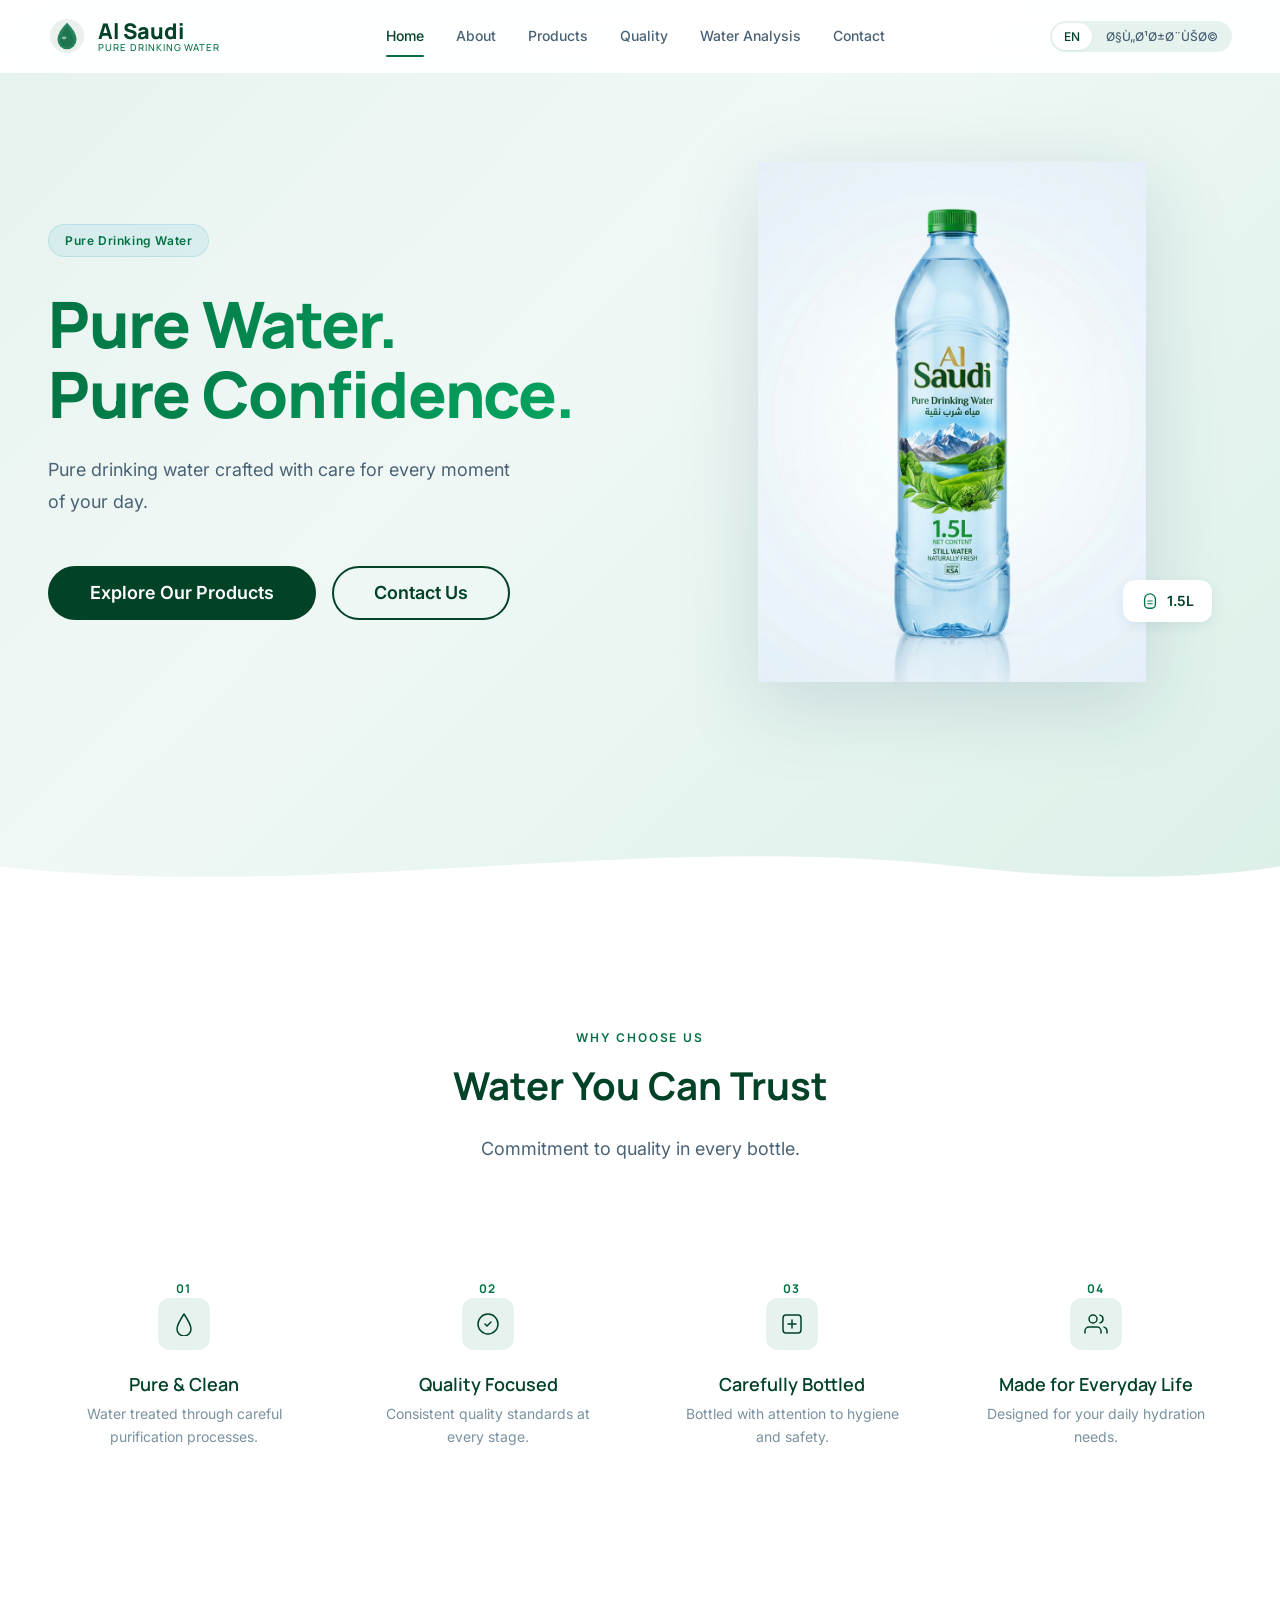
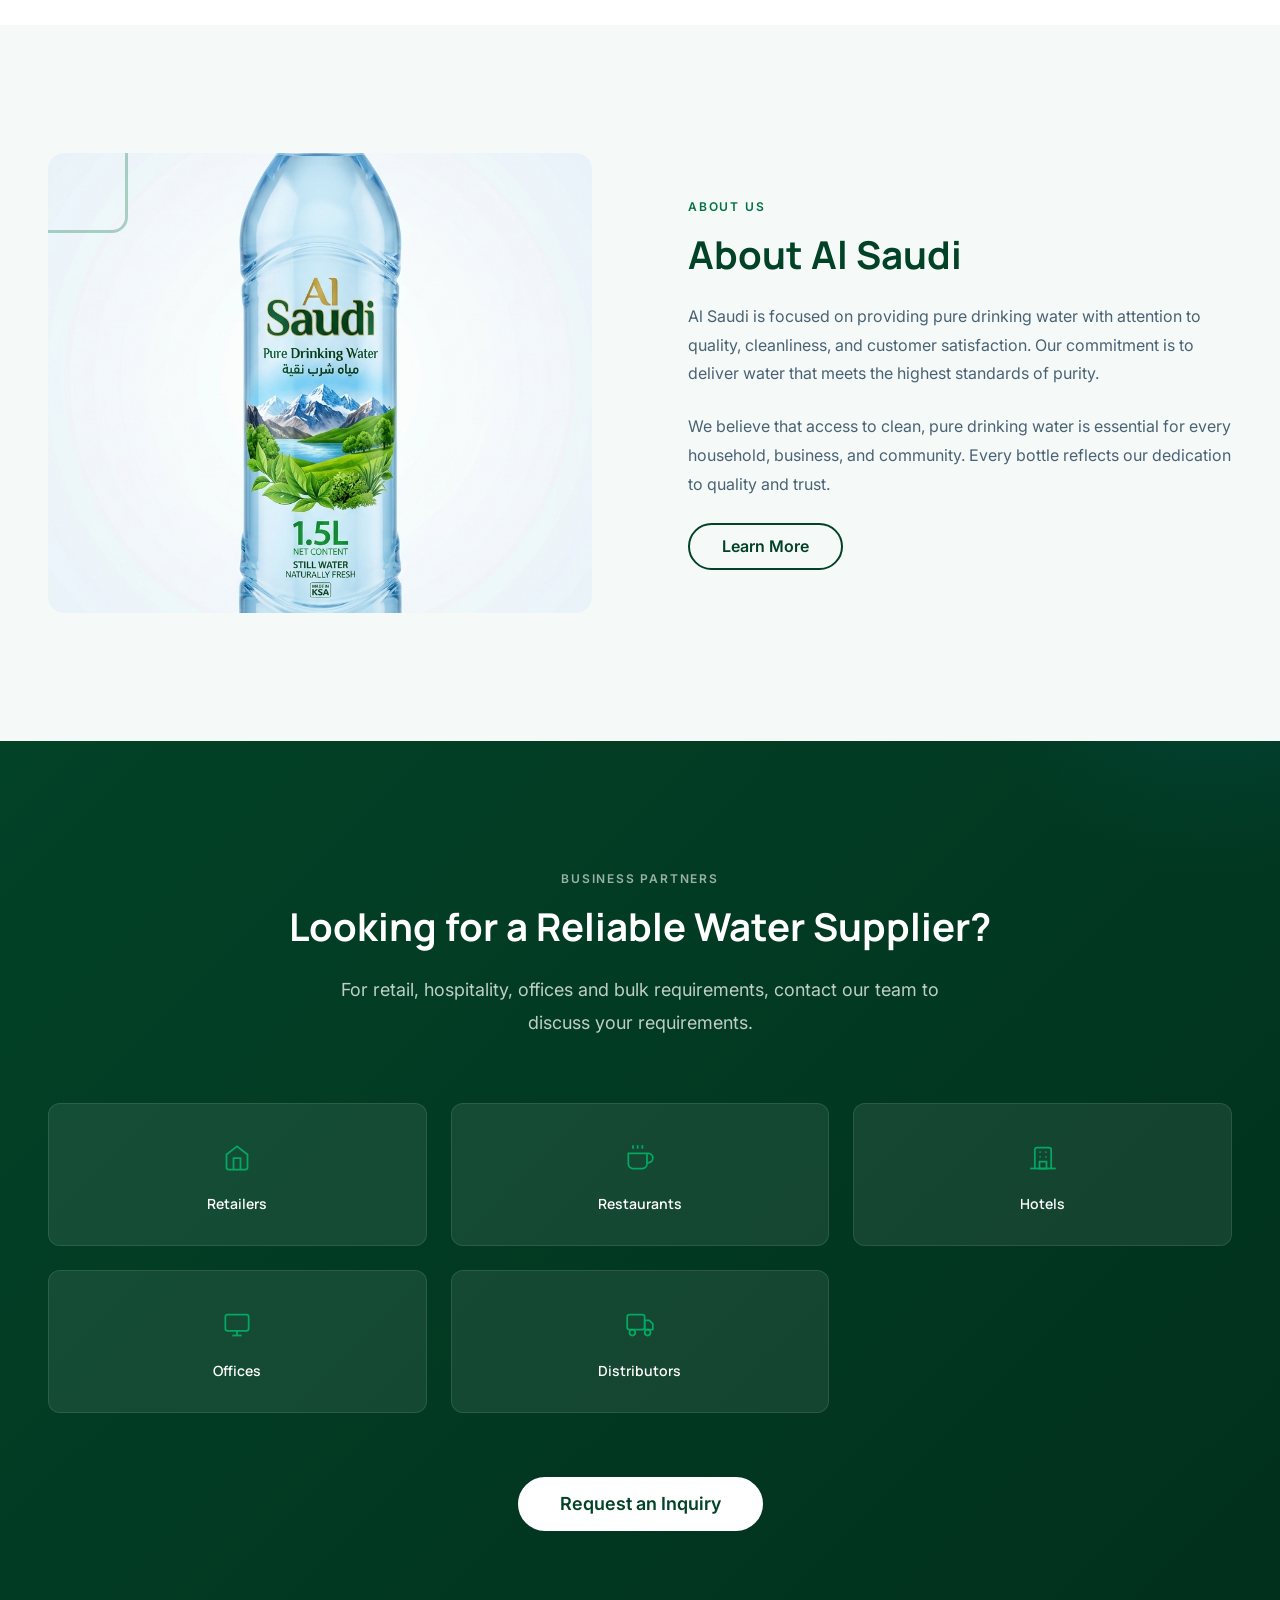
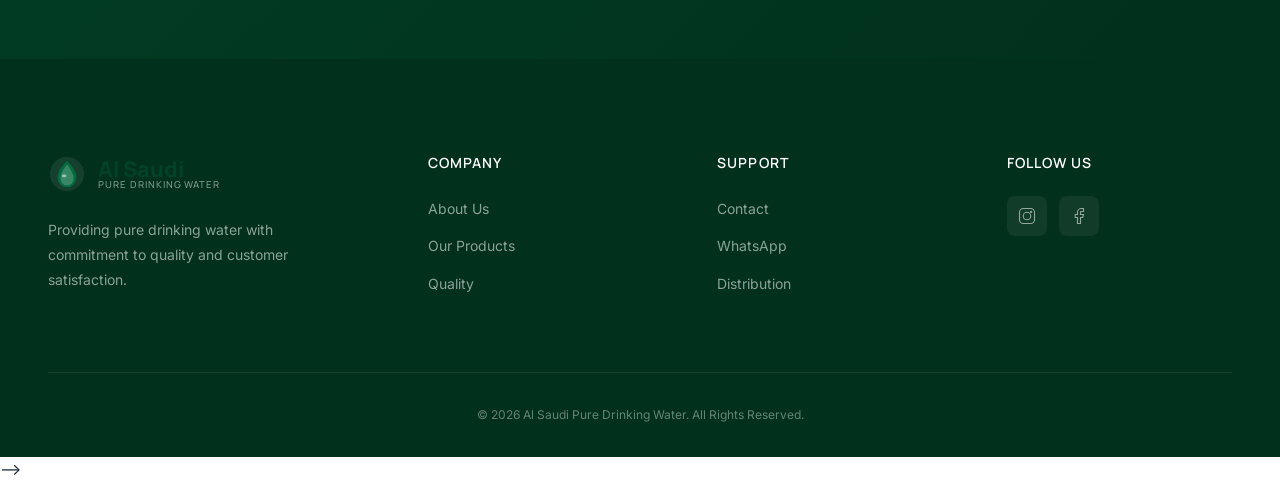
<file: index.html>
<!-- <!DOCTYPE html>
<html lang="en" dir="ltr">
<head>
  <meta charset="UTF-8">
  <meta name="viewport" content="width=device-width, initial-scale=1.0">
  <title>Al Saudi Pure Drinking Water | Pure Water You Can Trust</title>
  <meta name="description" content="Al Saudi Pure Drinking Water — pure, clean drinking water crafted with care for every moment of your day. Available in 1.5L bottles.">

  <!-- Open Graph -->
  <meta property="og:title" content="Al Saudi Pure Drinking Water | Pure Water You Can Trust">
  <meta property="og:description" content="Pure drinking water crafted with care for every moment of your day.">
  <meta property="og:type" content="website">
  <meta property="og:url" content="https://www.alsaudiwater.com/">
  <meta property="og:image" content="assets/images/products/bottle-1-5l.jpg">

  <!-- Favicon -->
  <link rel="icon" type="image/svg+xml" href="favicon/favicon.svg">

  <!-- Fonts -->
  <link rel="preconnect" href="https://fonts.googleapis.com">
  <link rel="preconnect" href="https://fonts.gstatic.com" crossorigin>
  <link href="https://fonts.googleapis.com/css2?family=Inter:wght@400;500;600;700&family=Manrope:wght@600;700;800&display=swap" rel="stylesheet">

  <!-- Styles -->
  <link rel="stylesheet" href="css/style.css">
  <link rel="stylesheet" href="css/responsive.css">
</head>
<body>

  <!-- ======== NAVBAR ======== -->
  <nav class="navbar" role="navigation" aria-label="Main navigation">
    <div class="container navbar__inner">
      <a href="index.html" class="navbar__logo" aria-label="Al Saudi - Home">
        <span class="navbar__logo-icon">
          <svg viewBox="0 0 40 40" fill="none" xmlns="http://www.w3.org/2000/svg" aria-hidden="true">
            <circle cx="20" cy="20" r="18" fill="#024227" opacity="0.08"/>
            <path d="M20 6C14 12 10 18 10 24a10 10 0 0020 0c0-6-4-12-10-18z" fill="#037243" opacity="0.85"/>
            <path d="M20 10c-4 5-7 10-7 15a7 7 0 0014 0c0-5-3-10-7-15z" fill="#024227" opacity="0.2"/>
            <ellipse cx="17" cy="22" rx="2.5" ry="1.5" fill="white" opacity="0.5"/>
          </svg>
        </span>
        <span>
          <span class="logo-brand">Al Saudi</span>
          <span class="logo-tagline" data-i18n="hero_badge">Pure Drinking Water</span>
        </span>
      </a>

      <div class="navbar__menu" id="navbar-menu">
        <a href="index.html" class="navbar__link active" data-i18n="nav_home">Home</a>
        <a href="about.html" class="navbar__link" data-i18n="nav_about">About</a>
        <a href="products.html" class="navbar__link" data-i18n="nav_products">Products</a>
        <a href="quality.html" class="navbar__link" data-i18n="nav_quality">Quality</a>
        <a href="analysis.html" class="navbar__link" data-i18n="nav_analysis">Water Analysis</a>
        <a href="contact.html" class="navbar__link" data-i18n="nav_contact">Contact</a>
      </div>

      <div class="navbar__actions">
        <div class="lang-toggle" role="group" aria-label="Language selection">
          <button class="lang-toggle__btn active" data-lang="en" aria-label="English">EN</button>
          <button class="lang-toggle__btn" data-lang="ar" aria-label="العربية">العربية</button>
        </div>
        <button class="navbar__hamburger" id="hamburger-btn" aria-label="Open menu" aria-expanded="false" aria-controls="mobile-menu">
          <span></span>
          <span></span>
          <span></span>
        </button>
      </div>
    </div>
  </nav>

  <!-- Mobile Menu -->
  <div class="mobile-menu" id="mobile-menu" role="dialog" aria-label="Mobile navigation">
    <a href="index.html" class="mobile-menu__link active" data-i18n="nav_home">Home</a>
    <a href="about.html" class="mobile-menu__link" data-i18n="nav_about">About</a>
    <a href="products.html" class="mobile-menu__link" data-i18n="nav_products">Products</a>
    <a href="quality.html" class="mobile-menu__link" data-i18n="nav_quality">Quality</a>
    <a href="analysis.html" class="mobile-menu__link" data-i18n="nav_analysis">Water Analysis</a>
    <a href="contact.html" class="mobile-menu__link" data-i18n="nav_contact">Contact</a>
  </div>


  <!-- ======== HERO ======== -->
  <section class="hero" id="hero">
    <div class="hero__bg">
      <div class="hero__bubbles" aria-hidden="true">
        <div class="bubble"></div>
        <div class="bubble"></div>
        <div class="bubble"></div>
        <div class="bubble"></div>
        <div class="bubble"></div>
        <div class="bubble"></div>
      </div>
    </div>

    <div class="container hero__content">
      <div class="hero__text">
        <div class="hero__badge" data-i18n="hero_badge">
          <svg viewBox="0 0 16 16" fill="none" aria-hidden="true"><path d="M8 1l1.5 3.5L13 6l-2.5 2.5L11 13 8 11l-3 2 .5-4.5L3 6l3.5-1.5z" fill="currentColor"/></svg>
          Pure Drinking Water
        </div>
        <h1 class="hero__title">
          <span data-i18n="hero_title_line1">Pure Water.</span>
          <span data-i18n="hero_title_line2">Pure Confidence.</span>
        </h1>
        <p class="hero__subtitle" data-i18n="hero_subtitle">Pure drinking water crafted with care for every moment of your day.</p>
        <div class="btn-group">
          <a href="products.html" class="btn btn--primary btn--lg" data-i18n="hero_cta_primary">Explore Our Products</a>
          <a href="contact.html" class="btn btn--secondary btn--lg" data-i18n="hero_cta_secondary">Contact Us</a>
        </div>
      </div>

      <div class="hero__image">
        <div class="hero__image-glow" aria-hidden="true"></div>
        <img src="assets/images/products/bottle-1-5l.jpg" alt="Al Saudi Pure Drinking Water 1.5L Bottle" width="360" height="520">
        <div class="hero__volume-badge">
          <svg viewBox="0 0 20 20" fill="none" aria-hidden="true"><path d="M10 2a6 6 0 00-6 6v6a4 4 0 004 4h4a4 4 0 004-4V8a6 6 0 00-6-6z" stroke="currentColor" stroke-width="1.5" fill="none"/><path d="M7 10h6M7 13h6" stroke="currentColor" stroke-width="1.2"/></svg>
          <span data-i18n="hero_volume">1.5L</span>
        </div>
      </div>
    </div>

    <div class="hero__wave" aria-hidden="true">
      <svg viewBox="0 0 1440 80" fill="none" preserveAspectRatio="none" xmlns="http://www.w3.org/2000/svg">
        <path d="M0 40 C360 80 720 0 1080 40 C1260 60 1380 50 1440 40 V80 H0 Z" fill="white"/>
      </svg>
    </div>
  </section>


  <!-- ======== TRUST / BENEFITS ======== -->
  <section class="trust" id="trust">
    <div class="container">
      <div class="section-header">
        <span class="section-label reveal" data-i18n="trust_label">Why Choose Us</span>
        <h2 class="section-heading reveal" data-i18n="trust_heading">Water You Can Trust</h2>
        <p class="section-subheading reveal" data-i18n="trust_subheading">Commitment to quality in every bottle.</p>
      </div>

      <div class="trust__grid">
        <!-- 01 -->
        <div class="trust__item reveal reveal-delay-1">
          <span class="trust__number">01</span>
          <div class="trust__icon">
            <svg viewBox="0 0 24 24" fill="none" stroke="currentColor" aria-hidden="true">
              <path d="M12 2C8 8 5 13 5 17a7 7 0 0014 0c0-4-3-9-7-15z" stroke-width="1.5" stroke-linecap="round" stroke-linejoin="round"/>
            </svg>
          </div>
          <h3 class="trust__title" data-i18n="trust_1_title">Pure & Clean</h3>
          <p class="trust__desc" data-i18n="trust_1_desc">Water treated through careful purification processes.</p>
        </div>

        <!-- 02 -->
        <div class="trust__item reveal reveal-delay-2">
          <span class="trust__number">02</span>
          <div class="trust__icon">
            <svg viewBox="0 0 24 24" fill="none" stroke="currentColor" aria-hidden="true">
              <path d="M9 12l2 2 4-4" stroke-width="1.5" stroke-linecap="round" stroke-linejoin="round"/>
              <circle cx="12" cy="12" r="10" stroke-width="1.5"/>
            </svg>
          </div>
          <h3 class="trust__title" data-i18n="trust_2_title">Quality Focused</h3>
          <p class="trust__desc" data-i18n="trust_2_desc">Consistent quality standards at every stage.</p>
        </div>

        <!-- 03 -->
        <div class="trust__item reveal reveal-delay-3">
          <span class="trust__number">03</span>
          <div class="trust__icon">
            <svg viewBox="0 0 24 24" fill="none" stroke="currentColor" aria-hidden="true">
              <rect x="3" y="3" width="18" height="18" rx="3" stroke-width="1.5"/>
              <path d="M8 12h8M12 8v8" stroke-width="1.5" stroke-linecap="round"/>
            </svg>
          </div>
          <h3 class="trust__title" data-i18n="trust_3_title">Carefully Bottled</h3>
          <p class="trust__desc" data-i18n="trust_3_desc">Bottled with attention to hygiene and safety.</p>
        </div>

        <!-- 04 -->
        <div class="trust__item reveal reveal-delay-4">
          <span class="trust__number">04</span>
          <div class="trust__icon">
            <svg viewBox="0 0 24 24" fill="none" stroke="currentColor" aria-hidden="true">
              <path d="M17 21v-2a4 4 0 00-4-4H5a4 4 0 00-4 4v2" stroke-width="1.5" stroke-linecap="round"/>
              <circle cx="9" cy="7" r="4" stroke-width="1.5"/>
              <path d="M23 21v-2a4 4 0 00-3-3.87M16 3.13a4 4 0 010 7.75" stroke-width="1.5" stroke-linecap="round"/>
            </svg>
          </div>
          <h3 class="trust__title" data-i18n="trust_4_title">Made for Everyday Life</h3>
          <p class="trust__desc" data-i18n="trust_4_desc">Designed for your daily hydration needs.</p>
        </div>
      </div>
    </div>
  </section>


  <!-- ======== ABOUT PREVIEW ======== -->
  <section class="about section--light" id="about-preview">
    <div class="container">
      <div class="about__content">
        <div class="about__image-wrap reveal">
          <div class="about__image-accent" aria-hidden="true"></div>
          <img src="assets/images/products/bottle-1-5l.jpg" alt="Al Saudi Pure Drinking Water product" loading="lazy">
        </div>
        <div class="about__text">
          <span class="section-label reveal" data-i18n="about_label">About Us</span>
          <h2 class="section-heading reveal" data-i18n="about_heading">About Al Saudi</h2>
          <p class="reveal" data-i18n="about_p1">Al Saudi is focused on providing pure drinking water with attention to quality, cleanliness, and customer satisfaction. Our commitment is to deliver water that meets the highest standards of purity.</p>
          <p class="reveal" data-i18n="about_p2">We believe that access to clean, pure drinking water is essential for every household, business, and community. Every bottle reflects our dedication to quality and trust.</p>
          <a href="about.html" class="btn btn--secondary reveal" data-i18n="learn_more">Learn More</a>
        </div>
      </div>
    </div>
  </section>


  <!-- ======== DISTRIBUTION CTA ======== -->
  <section class="distribution" id="distribution">
    <div class="container">
      <div class="section-header">
        <span class="section-label reveal" data-i18n="distribution_label">Business Partners</span>
        <h2 class="section-heading reveal" data-i18n="distribution_heading">Looking for a Reliable Water Supplier?</h2>
        <p class="section-subheading reveal" data-i18n="distribution_subheading">For retail, hospitality, offices and bulk requirements, contact our team to discuss your requirements.</p>
      </div>

      <div class="distribution__cards">
        <div class="distribution__card reveal reveal-delay-1">
          <div class="distribution__card-icon">
            <svg viewBox="0 0 24 24" fill="none" stroke="currentColor" aria-hidden="true">
              <path d="M3 9l9-7 9 7v11a2 2 0 01-2 2H5a2 2 0 01-2-2V9z" stroke-width="1.5"/>
              <path d="M9 22V12h6v10" stroke-width="1.5"/>
            </svg>
          </div>
          <h4 data-i18n="distribution_retailers">Retailers</h4>
        </div>
        <div class="distribution__card reveal reveal-delay-2">
          <div class="distribution__card-icon">
            <svg viewBox="0 0 24 24" fill="none" stroke="currentColor" aria-hidden="true">
              <path d="M18 8h1a4 4 0 010 8h-1M2 8h16v9a4 4 0 01-4 4H6a4 4 0 01-4-4V8z" stroke-width="1.5"/>
              <line x1="6" y1="1" x2="6" y2="4" stroke-width="1.5"/>
              <line x1="10" y1="1" x2="10" y2="4" stroke-width="1.5"/>
              <line x1="14" y1="1" x2="14" y2="4" stroke-width="1.5"/>
            </svg>
          </div>
          <h4 data-i18n="distribution_restaurants">Restaurants</h4>
        </div>
        <div class="distribution__card reveal reveal-delay-3">
          <div class="distribution__card-icon">
            <svg viewBox="0 0 24 24" fill="none" stroke="currentColor" aria-hidden="true">
              <path d="M19 21V5a2 2 0 00-2-2H7a2 2 0 00-2 2v16" stroke-width="1.5"/>
              <path d="M1 21h22" stroke-width="1.5"/>
              <path d="M9 7h1M9 11h1M14 7h1M14 11h1M9 15h6v6H9z" stroke-width="1.5"/>
            </svg>
          </div>
          <h4 data-i18n="distribution_hotels">Hotels</h4>
        </div>
        <div class="distribution__card reveal reveal-delay-4">
          <div class="distribution__card-icon">
            <svg viewBox="0 0 24 24" fill="none" stroke="currentColor" aria-hidden="true">
              <rect x="2" y="3" width="20" height="14" rx="2" stroke-width="1.5"/>
              <line x1="8" y1="21" x2="16" y2="21" stroke-width="1.5"/>
              <line x1="12" y1="17" x2="12" y2="21" stroke-width="1.5"/>
            </svg>
          </div>
          <h4 data-i18n="distribution_offices">Offices</h4>
        </div>
        <div class="distribution__card reveal reveal-delay-5">
          <div class="distribution__card-icon">
            <svg viewBox="0 0 24 24" fill="none" stroke="currentColor" aria-hidden="true">
              <rect x="1" y="3" width="15" height="13" rx="2" stroke-width="1.5"/>
              <path d="M16 8h4l3 3v5h-7V8z" stroke-width="1.5"/>
              <circle cx="5.5" cy="18.5" r="2.5" stroke-width="1.5"/>
              <circle cx="18.5" cy="18.5" r="2.5" stroke-width="1.5"/>
            </svg>
          </div>
          <h4 data-i18n="distribution_distributors">Distributors</h4>
        </div>
      </div>

      <div class="distribution__cta reveal">
        <a href="contact.html" class="btn btn--white btn--lg" data-i18n="distribution_cta">Request an Inquiry</a>
      </div>
    </div>
  </section>


  <!-- ======== FOOTER ======== -->
  <footer class="footer" role="contentinfo">
    <div class="container">
      <div class="footer__top">
        <div class="footer__brand">
          <a href="index.html" class="navbar__logo" aria-label="Al Saudi - Home">
            <span class="navbar__logo-icon">
              <svg viewBox="0 0 40 40" fill="none" xmlns="http://www.w3.org/2000/svg" aria-hidden="true">
                <circle cx="20" cy="20" r="18" fill="white" opacity="0.08"/>
                <path d="M20 6C14 12 10 18 10 24a10 10 0 0020 0c0-6-4-12-10-18z" fill="#037243" opacity="0.85"/>
                <path d="M20 10c-4 5-7 10-7 15a7 7 0 0014 0c0-5-3-10-7-15z" fill="white" opacity="0.2"/>
                <ellipse cx="17" cy="22" rx="2.5" ry="1.5" fill="white" opacity="0.5"/>
              </svg>
            </span>
            <span>
              <span class="logo-brand">Al Saudi</span>
              <span class="logo-tagline" data-i18n="hero_badge">Pure Drinking Water</span>
            </span>
          </a>
          <p data-i18n="footer_tagline">Providing pure drinking water with commitment to quality and customer satisfaction.</p>
        </div>

        <div class="footer__col">
          <h4 data-i18n="footer_col1_title">Company</h4>
          <ul>
            <li><a href="about.html" data-i18n="footer_about">About Us</a></li>
            <li><a href="products.html" data-i18n="footer_products">Our Products</a></li>
            <li><a href="quality.html" data-i18n="footer_quality">Quality</a></li>
          </ul>
        </div>

        <div class="footer__col">
          <h4 data-i18n="footer_col2_title">Support</h4>
          <ul>
            <li><a href="contact.html" data-i18n="footer_contact">Contact</a></li>
            <li><a href="https://wa.me/966920000000" target="_blank" rel="noopener" data-i18n="footer_whatsapp">WhatsApp</a></li>
            <li><a href="contact.html#distribution" data-i18n="footer_distribution">Distribution</a></li>
          </ul>
        </div>

        <div class="footer__col">
          <h4 data-i18n="footer_col3_title">Follow Us</h4>
          <div class="footer__social">
            <a href="#" aria-label="Instagram" target="_blank" rel="noopener">
              <svg viewBox="0 0 24 24" fill="none" stroke="currentColor" aria-hidden="true">
                <rect x="2" y="2" width="20" height="20" rx="5" stroke-width="1.5"/>
                <circle cx="12" cy="12" r="5" stroke-width="1.5"/>
                <circle cx="17.5" cy="6.5" r="1.5" fill="currentColor" stroke="none"/>
              </svg>
            </a>
            <a href="#" aria-label="Facebook" target="_blank" rel="noopener">
              <svg viewBox="0 0 24 24" fill="none" stroke="currentColor" aria-hidden="true">
                <path d="M18 2h-3a5 5 0 00-5 5v3H7v4h3v8h4v-8h3l1-4h-4V7a1 1 0 011-1h3z" stroke-width="1.5"/>
              </svg>
            </a>
          </div>
        </div>
      </div>

      <div class="footer__bottom">
        <p data-i18n="footer_copyright">© 2026 Al Saudi Pure Drinking Water. All Rights Reserved.</p>
      </div>
    </div>
  </footer>

  <!-- Scripts -->
  <script src="js/translations.js"></script>
  <script src="js/navigation.js"></script>
  <script src="js/main.js"></script>
</body>
</html> -->
</file>
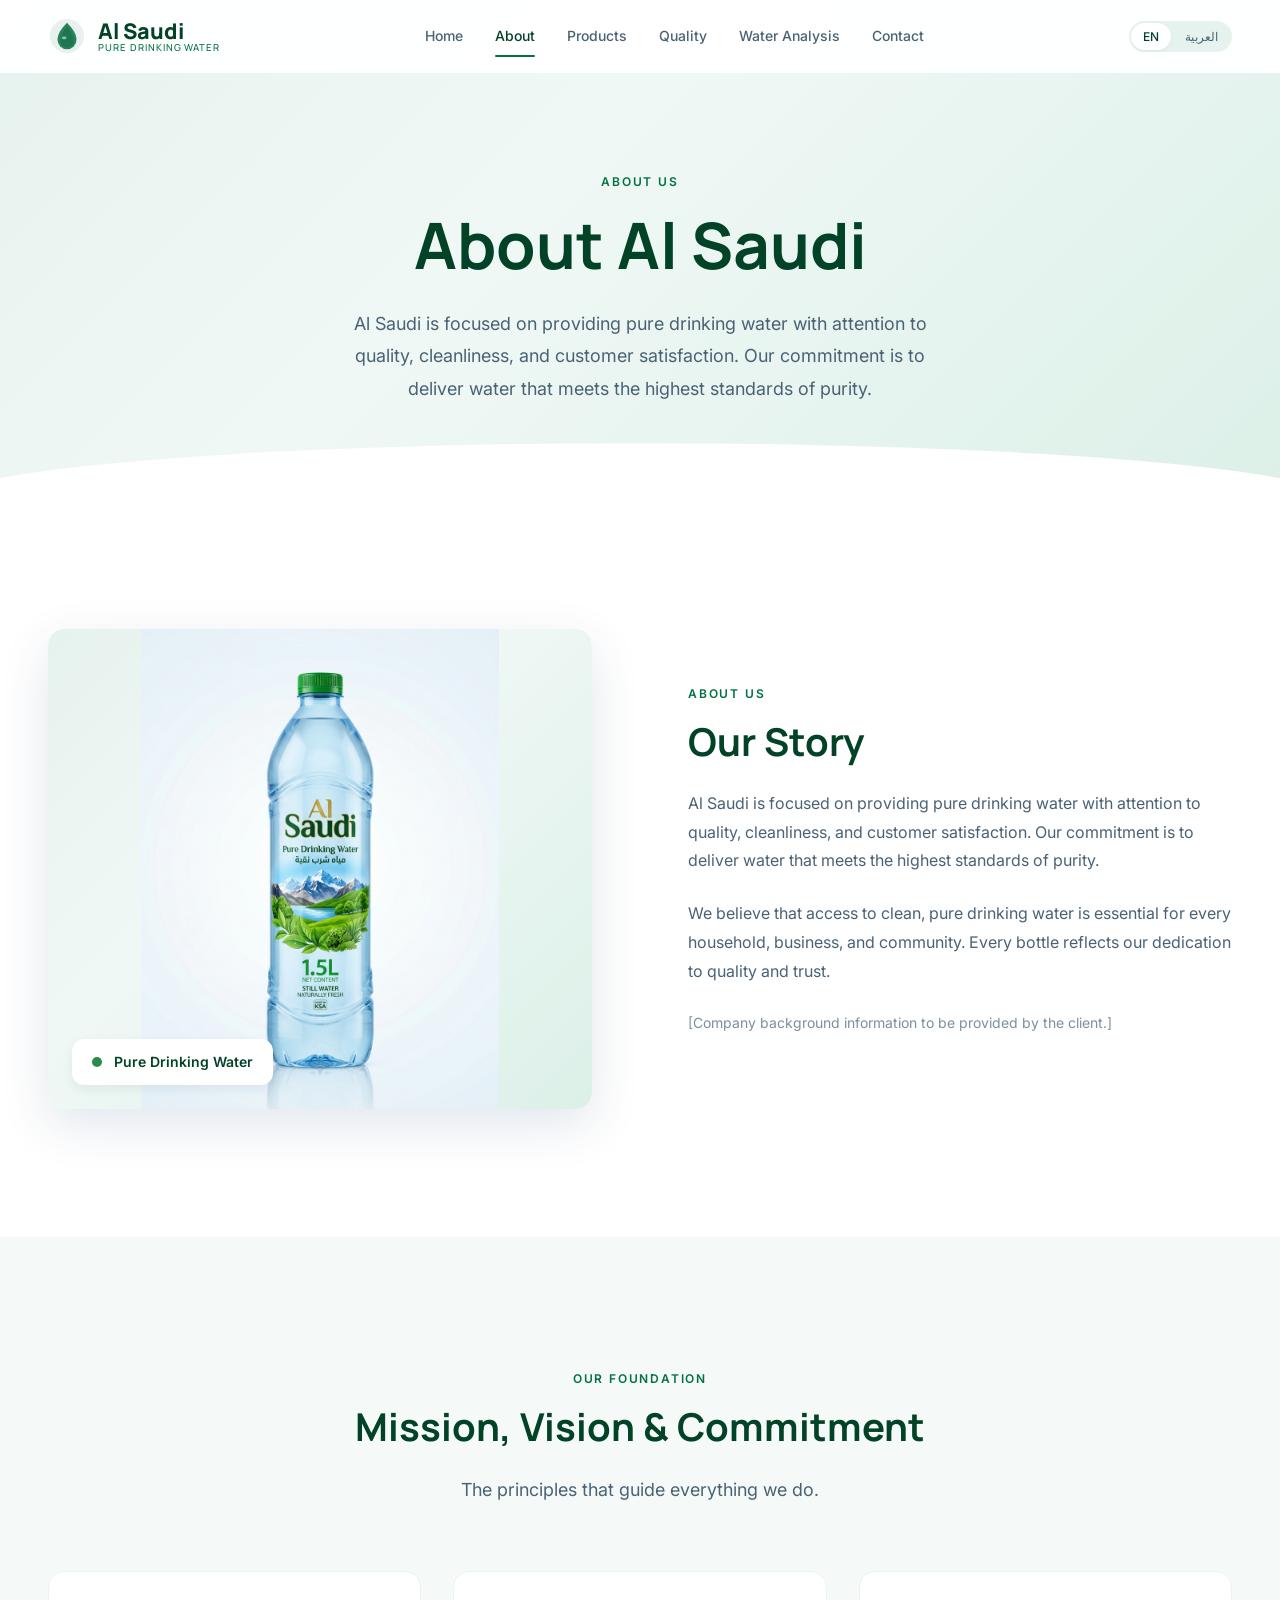
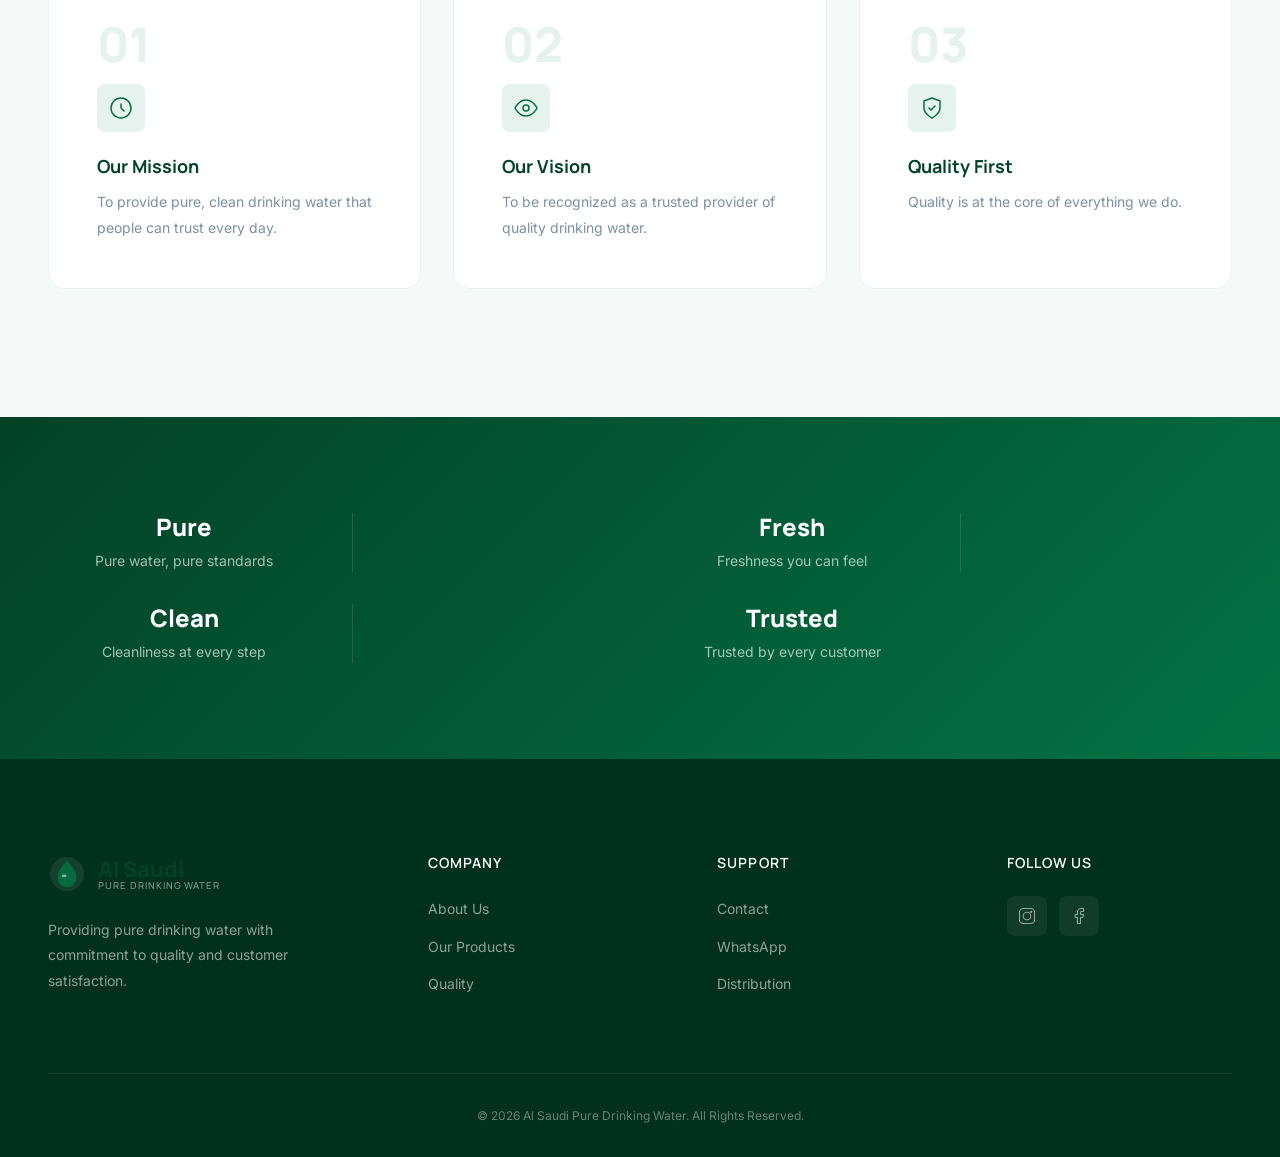
<file: about.html>
<!DOCTYPE html>
<html lang="en" dir="ltr">
<head>
  <meta charset="UTF-8">
  <meta name="viewport" content="width=device-width, initial-scale=1.0">
  <title>About Us | Al Saudi Pure Drinking Water</title>
  <meta name="description" content="Learn about Al Saudi Pure Drinking Water — our mission, vision, and commitment to providing pure, clean drinking water with the highest quality standards.">

  <!-- Open Graph -->
  <meta property="og:title" content="About Us | Al Saudi Pure Drinking Water">
  <meta property="og:description" content="Our mission is to provide pure, clean drinking water that people can trust every day.">
  <meta property="og:type" content="website">
  <meta property="og:url" content="https://www.alsaudiwater.com/about.html">
  <meta property="og:image" content="assets/images/products/bottle-1-5l.jpg">

  <!-- Favicon -->
  <link rel="icon" type="image/svg+xml" href="favicon/favicon.svg">

  <!-- Fonts -->
  <link rel="preconnect" href="https://fonts.googleapis.com">
  <link rel="preconnect" href="https://fonts.gstatic.com" crossorigin>
  <link href="https://fonts.googleapis.com/css2?family=Inter:wght@400;500;600;700&family=Manrope:wght@600;700;800&display=swap" rel="stylesheet">

  <!-- Styles -->
  <link rel="stylesheet" href="css/style.css">
  <link rel="stylesheet" href="css/responsive.css">

  <style>
    .about-page__hero {
      background: var(--gradient-hero);
      padding: calc(72px + var(--space-4xl)) 0 var(--space-4xl);
      position: relative;
      overflow: hidden;
    }
    .about-page__hero::after {
      content: '';
      position: absolute;
      bottom: -2px; left: 0; width: 100%;
      height: 60px;
      background: var(--color-white);
      clip-path: ellipse(55% 100% at 50% 100%);
    }
    .about-story {
      background: var(--color-white);
      padding: var(--space-5xl) 0;
    }
    .about-story__grid {
      display: grid;
      grid-template-columns: 1fr 1fr;
      gap: var(--space-4xl);
      align-items: center;
    }
    .about-story__image {
      position: relative;
      border-radius: var(--radius-xl);
      overflow: hidden;
      box-shadow: var(--shadow-xl);
    }
    .about-story__image img {
      width: 100%;
      height: 480px;
      object-fit: contain;
      background: var(--gradient-hero);
      border-radius: var(--radius-xl);
    }
    .about-story__image-badge {
      position: absolute;
      bottom: 24px;
      left: 24px;
      background: var(--color-white);
      border-radius: var(--radius-lg);
      padding: 12px 20px;
      box-shadow: var(--shadow-md);
      display: flex;
      align-items: center;
      gap: var(--space-sm);
    }
    .about-story__image-badge .badge-dot {
      width: 10px; height: 10px;
      border-radius: 50%;
      background: var(--color-fresh-green);
      animation: pulse 2s ease infinite;
    }
    @keyframes pulse {
      0%, 100% { transform: scale(1); opacity: 1; }
      50% { transform: scale(1.2); opacity: 0.8; }
    }
    .about-story__image-badge span {
      font-size: var(--fs-small);
      font-weight: var(--fw-semibold);
      color: var(--color-deep-blue);
    }

    /* MVV Cards */
    .about-mvv {
      background: var(--color-off-white);
      padding: var(--space-5xl) 0;
    }
    .mvv-grid {
      display: grid;
      grid-template-columns: repeat(3, 1fr);
      gap: var(--space-xl);
      margin-top: var(--space-3xl);
    }
    .mvv-card {
      background: var(--color-white);
      border: 1px solid var(--color-border-light);
      border-radius: var(--radius-xl);
      padding: var(--space-2xl);
      position: relative;
      overflow: hidden;
      transition: all var(--transition-smooth);
    }
    .mvv-card::before {
      content: '';
      position: absolute;
      top: 0; left: 0; right: 0;
      height: 3px;
      background: var(--gradient-aqua);
      transform: scaleX(0);
      transform-origin: left;
      transition: transform var(--transition-smooth);
    }
    .mvv-card:hover {
      box-shadow: var(--shadow-card-hover);
      transform: translateY(-4px);
    }
    .mvv-card:hover::before {
      transform: scaleX(1);
    }
    .mvv-card__num {
      font-family: var(--font-display);
      font-size: 3rem;
      font-weight: var(--fw-extrabold);
      color: var(--color-light-blue-gray);
      line-height: 1;
      margin-bottom: var(--space-md);
    }
    .mvv-card__icon {
      width: 48px; height: 48px;
      border-radius: var(--radius-md);
      background: var(--color-light-blue-gray);
      display: flex; align-items: center; justify-content: center;
      color: var(--color-aqua);
      margin-bottom: var(--space-lg);
    }
    .mvv-card__icon svg { width: 24px; height: 24px; }
    .mvv-card h3 {
      font-size: var(--fs-h4);
      font-weight: var(--fw-bold);
      color: var(--color-deep-blue);
      margin-bottom: var(--space-sm);
    }
    .mvv-card p {
      font-size: var(--fs-small);
      color: var(--color-text-muted);
      line-height: var(--lh-relaxed);
      margin-bottom: 0;
    }

    /* Values strip */
    .about-values-strip {
      background: var(--gradient-blue);
      padding: var(--space-4xl) 0;
      color: var(--color-white);
    }
    .values-strip-grid {
      display: grid;
      grid-template-columns: repeat(4, 1fr);
      gap: var(--space-xl);
      text-align: center;
    }
    .values-strip-item h3 {
      font-size: var(--fs-h3);
      font-weight: var(--fw-extrabold);
      color: var(--color-white);
      margin-bottom: var(--space-xs);
    }
    .values-strip-item p {
      font-size: var(--fs-small);
      color: rgba(255,255,255,0.65);
      margin-bottom: 0;
    }
    .values-strip-divider {
      width: 1px;
      background: rgba(255,255,255,0.12);
      display: block;
    }

    @media (max-width: 1024px) {
      .mvv-grid { grid-template-columns: 1fr 1fr; }
    }
    @media (max-width: 768px) {
      .about-story__grid { grid-template-columns: 1fr; gap: var(--space-2xl); }
      .about-story__image img { height: 300px; }
      .mvv-grid { grid-template-columns: 1fr; }
      .values-strip-grid { grid-template-columns: 1fr 1fr; gap: var(--space-xl); }
      .values-strip-divider { display: none; }
    }
    @media (max-width: 425px) {
      .values-strip-grid { grid-template-columns: 1fr; }
    }
  </style>
</head>
<body>

  <!-- NAVBAR -->
  <nav class="navbar" role="navigation" aria-label="Main navigation">
    <div class="container navbar__inner">
      <a href="index.html" class="navbar__logo" aria-label="Al Saudi - Home">
        <span class="navbar__logo-icon">
          <svg viewBox="0 0 40 40" fill="none" xmlns="http://www.w3.org/2000/svg" aria-hidden="true">
            <circle cx="20" cy="20" r="18" fill="#024227" opacity="0.08"/>
            <path d="M20 6C14 12 10 18 10 24a10 10 0 0020 0c0-6-4-12-10-18z" fill="#037243" opacity="0.85"/>
            <path d="M20 10c-4 5-7 10-7 15a7 7 0 0014 0c0-5-3-10-7-15z" fill="#024227" opacity="0.2"/>
            <ellipse cx="17" cy="22" rx="2.5" ry="1.5" fill="white" opacity="0.5"/>
          </svg>
        </span>
        <span>
          <span class="logo-brand">Al Saudi</span>
          <span class="logo-tagline" data-i18n="hero_badge">Pure Drinking Water</span>
        </span>
      </a>
      <div class="navbar__menu">
        <a href="index.html" class="navbar__link" data-i18n="nav_home">Home</a>
        <a href="about.html" class="navbar__link active" data-i18n="nav_about">About</a>
        <a href="products.html" class="navbar__link" data-i18n="nav_products">Products</a>
        <a href="quality.html" class="navbar__link" data-i18n="nav_quality">Quality</a>
        <a href="analysis.html" class="navbar__link" data-i18n="nav_analysis">Water Analysis</a>
        <a href="contact.html" class="navbar__link" data-i18n="nav_contact">Contact</a>
      </div>
      <div class="navbar__actions">
        <div class="lang-toggle" role="group" aria-label="Language selection">
          <button class="lang-toggle__btn active" data-lang="en" aria-label="English">EN</button>
          <button class="lang-toggle__btn" data-lang="ar" aria-label="العربية">العربية</button>
        </div>
        <button class="navbar__hamburger" id="hamburger-btn" aria-label="Open menu" aria-expanded="false" aria-controls="mobile-menu">
          <span></span><span></span><span></span>
        </button>
      </div>
    </div>
  </nav>

  <!-- Mobile Menu -->
  <div class="mobile-menu" id="mobile-menu" role="dialog" aria-label="Mobile navigation">
    <a href="index.html" class="mobile-menu__link" data-i18n="nav_home">Home</a>
    <a href="about.html" class="mobile-menu__link active" data-i18n="nav_about">About</a>
    <a href="products.html" class="mobile-menu__link" data-i18n="nav_products">Products</a>
    <a href="quality.html" class="mobile-menu__link" data-i18n="nav_quality">Quality</a>
    <a href="analysis.html" class="mobile-menu__link" data-i18n="nav_analysis">Water Analysis</a>
    <a href="contact.html" class="mobile-menu__link" data-i18n="nav_contact">Contact</a>
  </div>

  <!-- PAGE HERO -->
  <section class="about-page__hero" id="about-hero">
    <div class="container" style="text-align:center; position:relative; z-index:2;">
      <span class="section-label reveal" data-i18n="about_label">About Us</span>
      <h1 class="section-heading reveal" style="font-size: var(--fs-display);" data-i18n="about_heading">About Al Saudi</h1>
      <p class="section-subheading reveal" style="margin:0 auto;" data-i18n="about_p1">Al Saudi is focused on providing pure drinking water with attention to quality, cleanliness, and customer satisfaction.</p>
    </div>
  </section>

  <!-- BRAND STORY -->
  <section class="about-story" id="brand-story">
    <div class="container">
      <div class="about-story__grid">
        <div class="about-story__image reveal">
          <img src="assets/images/products/bottle-1-5l.jpg" alt="Al Saudi Pure Drinking Water 1.5L bottle" loading="lazy">
          <div class="about-story__image-badge">
            <span class="badge-dot"></span>
            <span data-i18n="hero_badge">Pure Drinking Water</span>
          </div>
        </div>
        <div class="about__text reveal">
          <span class="section-label" data-i18n="about_label">About Us</span>
          <h2 class="section-heading">Our Story</h2>
          <p data-i18n="about_p1">Al Saudi is focused on providing pure drinking water with attention to quality, cleanliness, and customer satisfaction. Our commitment is to deliver water that meets the highest standards of purity.</p>
          <p data-i18n="about_p2">We believe that access to clean, pure drinking water is essential for every household, business, and community. Every bottle reflects our dedication to quality and trust.</p>
          <p style="color:var(--color-text-muted); font-size:var(--fs-small);">[Company background information to be provided by the client.]</p>
        </div>
      </div>
    </div>
  </section>

  <!-- MISSION / VISION / COMMITMENT -->
  <section class="about-mvv section--light" id="mission-vision">
    <div class="container">
      <div class="section-header">
        <span class="section-label reveal">Our Foundation</span>
        <h2 class="section-heading reveal">Mission, Vision &amp; Commitment</h2>
        <p class="section-subheading reveal">The principles that guide everything we do.</p>
      </div>
      <div class="mvv-grid">
        <div class="mvv-card reveal reveal-delay-1">
          <div class="mvv-card__num">01</div>
          <div class="mvv-card__icon">
            <svg viewBox="0 0 24 24" fill="none" stroke="currentColor" aria-hidden="true">
              <circle cx="12" cy="12" r="10" stroke-width="1.5"/>
              <path d="M12 8v4l3 3" stroke-width="1.5" stroke-linecap="round"/>
            </svg>
          </div>
          <h3 data-i18n="about_mission_title">Our Mission</h3>
          <p data-i18n="about_mission_desc">To provide pure, clean drinking water that people can trust every day.</p>
        </div>
        <div class="mvv-card reveal reveal-delay-2">
          <div class="mvv-card__num">02</div>
          <div class="mvv-card__icon">
            <svg viewBox="0 0 24 24" fill="none" stroke="currentColor" aria-hidden="true">
              <path d="M1 12s4-8 11-8 11 8 11 8-4 8-11 8-11-8-11-8z" stroke-width="1.5"/>
              <circle cx="12" cy="12" r="3" stroke-width="1.5"/>
            </svg>
          </div>
          <h3 data-i18n="about_vision_title">Our Vision</h3>
          <p data-i18n="about_vision_desc">To be recognized as a trusted provider of quality drinking water.</p>
        </div>
        <div class="mvv-card reveal reveal-delay-3">
          <div class="mvv-card__num">03</div>
          <div class="mvv-card__icon">
            <svg viewBox="0 0 24 24" fill="none" stroke="currentColor" aria-hidden="true">
              <path d="M12 22s8-4 8-10V5l-8-3-8 3v7c0 6 8 10 8 10z" stroke-width="1.5" stroke-linecap="round" stroke-linejoin="round"/>
              <path d="M9 12l2 2 4-4" stroke-width="1.5" stroke-linecap="round" stroke-linejoin="round"/>
            </svg>
          </div>
          <h3 data-i18n="about_quality_title">Quality First</h3>
          <p data-i18n="about_quality_desc">Quality is at the core of everything we do.</p>
        </div>
      </div>
    </div>
  </section>

  <!-- VALUES STRIP -->
  <section class="about-values-strip" id="brand-values">
    <div class="container">
      <div class="values-strip-grid">
        <div class="values-strip-item reveal reveal-delay-1">
          <h3>Pure</h3>
          <p>Pure water, pure standards</p>
        </div>
        <div class="values-strip-divider"></div>
        <div class="values-strip-item reveal reveal-delay-2">
          <h3>Fresh</h3>
          <p>Freshness you can feel</p>
        </div>
        <div class="values-strip-divider"></div>
        <div class="values-strip-item reveal reveal-delay-3">
          <h3>Clean</h3>
          <p>Cleanliness at every step</p>
        </div>
        <div class="values-strip-divider"></div>
        <div class="values-strip-item reveal reveal-delay-4">
          <h3>Trusted</h3>
          <p>Trusted by every customer</p>
        </div>
      </div>
    </div>
  </section>

  <!-- FOOTER -->
  <footer class="footer" role="contentinfo">
    <div class="container">
      <div class="footer__top">
        <div class="footer__brand">
          <a href="index.html" class="navbar__logo" aria-label="Al Saudi - Home">
            <span class="navbar__logo-icon">
              <svg viewBox="0 0 40 40" fill="none" xmlns="http://www.w3.org/2000/svg" aria-hidden="true">
                <circle cx="20" cy="20" r="18" fill="white" opacity="0.08"/>
                <path d="M20 6C14 12 10 18 10 24a10 10 0 0020 0c0-6-4-12-10-18z" fill="#037243" opacity="0.85"/>
                <ellipse cx="17" cy="22" rx="2.5" ry="1.5" fill="white" opacity="0.5"/>
              </svg>
            </span>
            <span>
              <span class="logo-brand">Al Saudi</span>
              <span class="logo-tagline" data-i18n="hero_badge">Pure Drinking Water</span>
            </span>
          </a>
          <p data-i18n="footer_tagline">Providing pure drinking water with commitment to quality and customer satisfaction.</p>
        </div>
        <div class="footer__col">
          <h4 data-i18n="footer_col1_title">Company</h4>
          <ul>
            <li><a href="about.html" data-i18n="footer_about">About Us</a></li>
            <li><a href="products.html" data-i18n="footer_products">Our Products</a></li>
            <li><a href="quality.html" data-i18n="footer_quality">Quality</a></li>
          </ul>
        </div>
        <div class="footer__col">
          <h4 data-i18n="footer_col2_title">Support</h4>
          <ul>
            <li><a href="contact.html" data-i18n="footer_contact">Contact</a></li>
            <li><a href="https://wa.me/966920000000" target="_blank" rel="noopener" data-i18n="footer_whatsapp">WhatsApp</a></li>
            <li><a href="contact.html" data-i18n="footer_distribution">Distribution</a></li>
          </ul>
        </div>
        <div class="footer__col">
          <h4 data-i18n="footer_col3_title">Follow Us</h4>
          <div class="footer__social">
            <a href="#" aria-label="Instagram" target="_blank" rel="noopener">
              <svg viewBox="0 0 24 24" fill="none" stroke="currentColor" aria-hidden="true"><rect x="2" y="2" width="20" height="20" rx="5" stroke-width="1.5"/><circle cx="12" cy="12" r="5" stroke-width="1.5"/><circle cx="17.5" cy="6.5" r="1.5" fill="currentColor" stroke="none"/></svg>
            </a>
            <a href="#" aria-label="Facebook" target="_blank" rel="noopener">
              <svg viewBox="0 0 24 24" fill="none" stroke="currentColor" aria-hidden="true"><path d="M18 2h-3a5 5 0 00-5 5v3H7v4h3v8h4v-8h3l1-4h-4V7a1 1 0 011-1h3z" stroke-width="1.5"/></svg>
            </a>
          </div>
        </div>
      </div>
      <div class="footer__bottom">
        <p data-i18n="footer_copyright">© 2026 Al Saudi Pure Drinking Water. All Rights Reserved.</p>
      </div>
    </div>
  </footer>

  <script src="js/translations.js"></script>
  <script src="js/navigation.js"></script>
  <script src="js/main.js"></script>
</body>
</html>
</file>
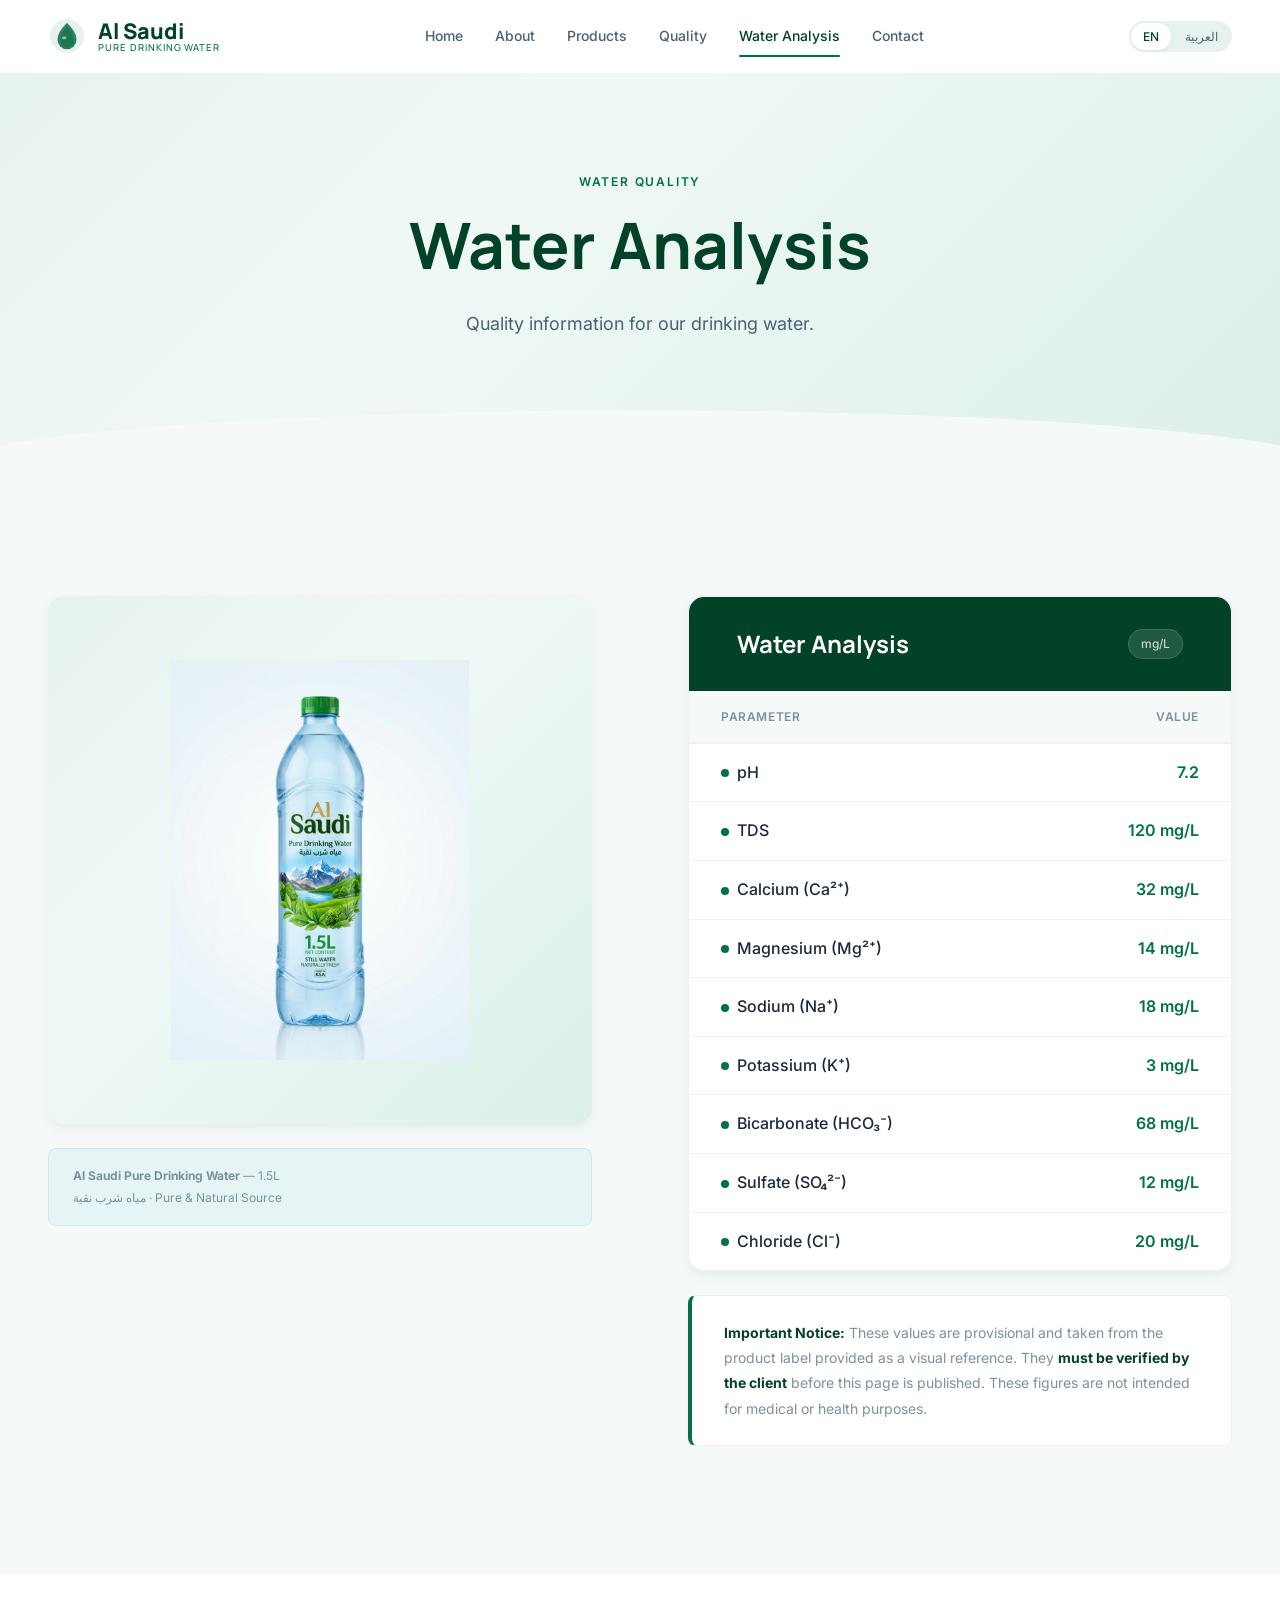
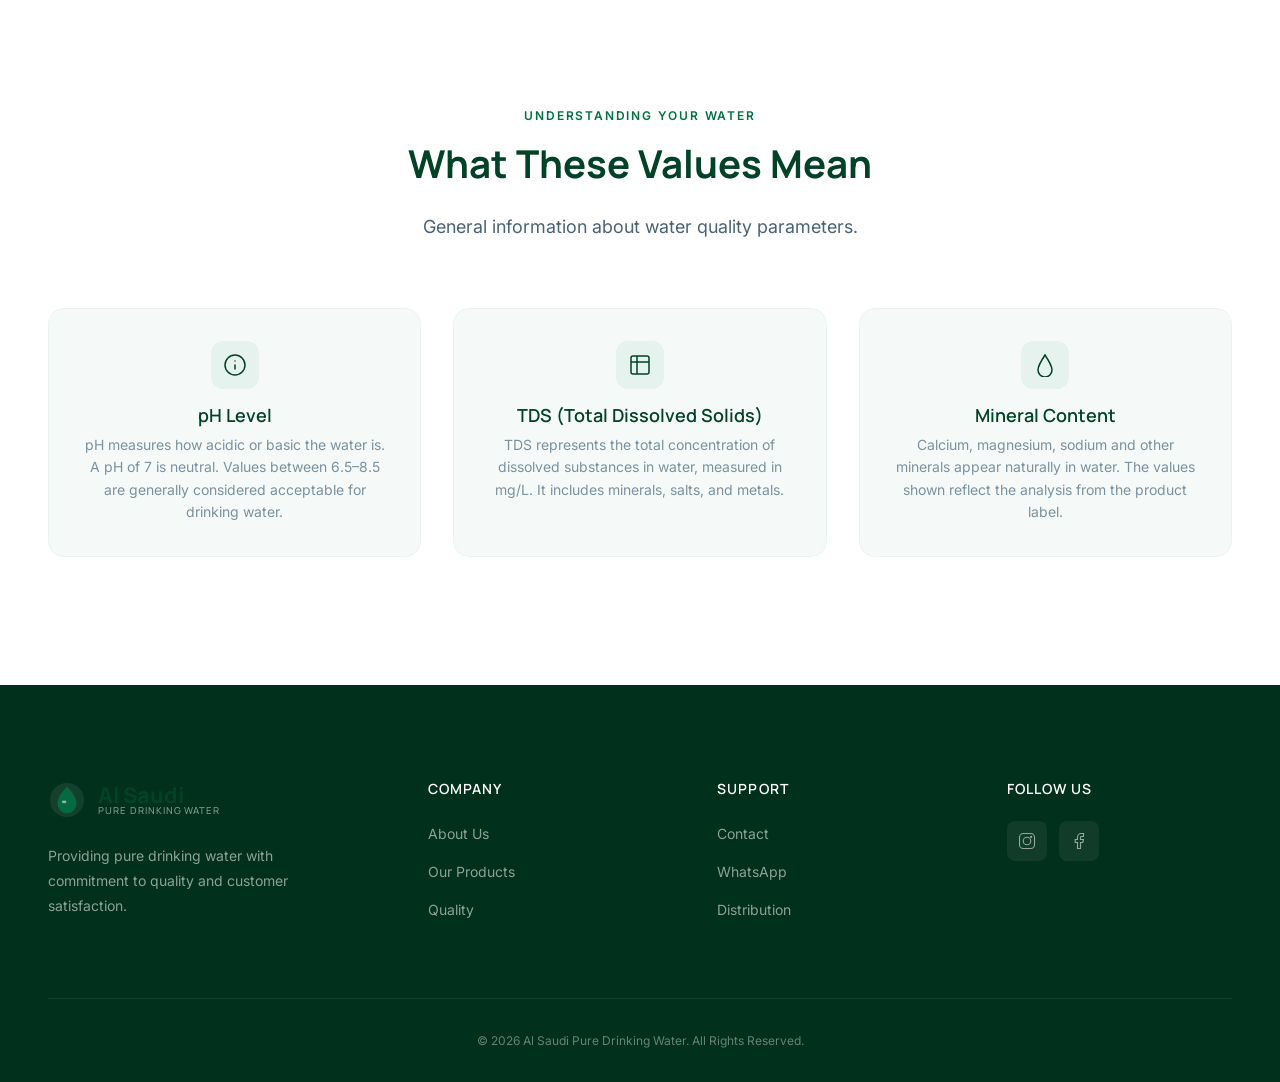
<file: analysis.html>
<!DOCTYPE html>
<html lang="en" dir="ltr">
<head>
  <meta charset="UTF-8">
  <meta name="viewport" content="width=device-width, initial-scale=1.0">
  <title>Water Analysis | Al Saudi Pure Drinking Water</title>
  <meta name="description" content="Water analysis and quality parameters for Al Saudi Pure Drinking Water. View pH, TDS, minerals and more.">

  <meta property="og:title" content="Water Analysis | Al Saudi Pure Drinking Water">
  <meta property="og:description" content="Quality information and water analysis for Al Saudi Pure Drinking Water.">
  <meta property="og:type" content="website">
  <meta property="og:url" content="https://www.alsaudiwater.com/analysis.html">
  <meta property="og:image" content="assets/images/products/bottle-1-5l.jpg">

  <link rel="icon" type="image/svg+xml" href="favicon/favicon.svg">
  <link rel="preconnect" href="https://fonts.googleapis.com">
  <link rel="preconnect" href="https://fonts.gstatic.com" crossorigin>
  <link href="https://fonts.googleapis.com/css2?family=Inter:wght@400;500;600;700&family=Manrope:wght@600;700;800&display=swap" rel="stylesheet">
  <link rel="stylesheet" href="css/style.css">
  <link rel="stylesheet" href="css/responsive.css">

  <style>
    .analysis-hero {
      background: var(--gradient-hero);
      padding: calc(72px + var(--space-4xl)) 0 var(--space-5xl);
      text-align: center;
      position: relative;
      overflow: hidden;
    }
    .analysis-hero::after {
      content: '';
      position: absolute;
      bottom: -2px; left: 0; width: 100%;
      height: 60px;
      background: var(--color-off-white);
      clip-path: ellipse(55% 100% at 50% 100%);
    }
    .analysis-hero__content { position: relative; z-index: 2; }

    .analysis-main {
      background: var(--color-off-white);
      padding: var(--space-5xl) 0;
    }

    /* Layout: table + bottle side by side */
    .analysis-layout {
      display: grid;
      grid-template-columns: 1fr 1fr;
      gap: var(--space-4xl);
      align-items: start;
    }

    /* Bottle visual */
    .analysis-bottle {
      position: sticky;
      top: calc(72px + var(--space-xl));
    }
    .analysis-bottle__wrap {
      background: var(--gradient-hero);
      border-radius: var(--radius-xl);
      padding: var(--space-3xl) var(--space-2xl);
      display: flex;
      justify-content: center;
      align-items: center;
      box-shadow: var(--shadow-md);
    }
    .analysis-bottle__wrap img {
      max-height: 400px;
      width: auto;
      object-fit: contain;
    }
    .analysis-bottle__note {
      margin-top: var(--space-lg);
      background: rgba(0,152,200,0.06);
      border: 1px solid rgba(0,152,200,0.12);
      border-radius: var(--radius-md);
      padding: var(--space-md) var(--space-lg);
      font-size: var(--fs-xs);
      color: var(--color-text-muted);
      line-height: var(--lh-relaxed);
    }

    /* Table card */
    .analysis-table-card {
      background: var(--color-white);
      border: 1px solid var(--color-border-light);
      border-radius: var(--radius-xl);
      overflow: hidden;
      box-shadow: var(--shadow-md);
    }
    .analysis-table-card__header {
      background: var(--color-deep-blue);
      padding: var(--space-xl) var(--space-2xl);
      display: flex;
      align-items: center;
      justify-content: space-between;
    }
    .analysis-table-card__header h2 {
      font-size: var(--fs-h3);
      color: var(--color-white);
      margin: 0;
    }
    .analysis-table-card__header .badge {
      background: rgba(255,255,255,0.12);
      border: 1px solid rgba(255,255,255,0.15);
      border-radius: var(--radius-full);
      padding: 4px 12px;
      font-size: var(--fs-xs);
      color: rgba(255,255,255,0.75);
      font-weight: var(--fw-medium);
    }

    /* Responsive table */
    .analysis-table {
      width: 100%;
      border-collapse: collapse;
    }
    .analysis-table thead tr {
      background: var(--color-off-white);
      border-bottom: 2px solid var(--color-border-light);
    }
    .analysis-table thead th {
      padding: var(--space-md) var(--space-xl);
      font-size: var(--fs-xs);
      font-weight: var(--fw-semibold);
      color: var(--color-text-muted);
      text-align: left;
      letter-spacing: 0.05em;
      text-transform: uppercase;
    }
    .analysis-table tbody tr {
      border-bottom: 1px solid var(--color-border-light);
      transition: background var(--transition-fast);
    }
    .analysis-table tbody tr:last-child { border-bottom: none; }
    .analysis-table tbody tr:hover { background: var(--color-off-white); }
    .analysis-table td {
      padding: var(--space-md) var(--space-xl);
      font-size: var(--fs-body);
    }
    .analysis-table td:first-child {
      font-weight: var(--fw-medium);
      color: var(--color-text-primary);
    }
    .analysis-table td:last-child {
      color: var(--color-aqua);
      font-weight: var(--fw-semibold);
      text-align: right;
    }

    /* Parameter dots — color coded */
    .param-dot {
      display: inline-block;
      width: 8px; height: 8px;
      border-radius: 50%;
      background: var(--color-aqua);
      margin-right: var(--space-xs);
      vertical-align: middle;
    }

    /* Disclaimer */
    .analysis-disclaimer-card {
      margin-top: var(--space-lg);
      background: var(--color-white);
      border: 1px solid var(--color-border-light);
      border-left: 4px solid var(--color-aqua);
      border-radius: var(--radius-md);
      padding: var(--space-lg) var(--space-xl);
    }
    .analysis-disclaimer-card p {
      font-size: var(--fs-small);
      color: var(--color-text-muted);
      margin-bottom: 0;
      line-height: var(--lh-relaxed);
    }
    .analysis-disclaimer-card strong {
      color: var(--color-deep-blue);
    }

    /* Info cards below table */
    .analysis-info {
      padding: var(--space-5xl) 0;
      background: var(--color-white);
    }
    .analysis-info-grid {
      display: grid;
      grid-template-columns: repeat(3, 1fr);
      gap: var(--space-xl);
    }
    .analysis-info-card {
      background: var(--color-off-white);
      border: 1px solid var(--color-border-light);
      border-radius: var(--radius-xl);
      padding: var(--space-xl);
      text-align: center;
    }
    .analysis-info-card__icon {
      width: 48px; height: 48px;
      border-radius: var(--radius-lg);
      background: var(--color-light-blue-gray);
      display: flex; align-items: center; justify-content: center;
      color: var(--color-deep-blue);
      margin: 0 auto var(--space-md);
    }
    .analysis-info-card__icon svg { width: 24px; height: 24px; }
    .analysis-info-card h3 {
      font-size: var(--fs-h4);
      font-weight: var(--fw-semibold);
      color: var(--color-deep-blue);
      margin-bottom: var(--space-xs);
    }
    .analysis-info-card p {
      font-size: var(--fs-small);
      color: var(--color-text-muted);
      margin-bottom: 0;
    }

    /* Responsive */
    @media (max-width: 1024px) {
      .analysis-layout { grid-template-columns: 1fr; gap: var(--space-2xl); }
      .analysis-bottle { position: static; }
      .analysis-bottle__wrap img { max-height: 280px; }
      .analysis-info-grid { grid-template-columns: 1fr 1fr; }
    }
    @media (max-width: 768px) {
      .analysis-info-grid { grid-template-columns: 1fr; }
    }
    @media (max-width: 425px) {
      .analysis-table thead th,
      .analysis-table td { padding: var(--space-sm) var(--space-md); font-size: var(--fs-small); }
      .analysis-table-card__header { padding: var(--space-md) var(--space-lg); flex-direction: column; align-items: flex-start; gap: var(--space-xs); }
    }
  </style>
</head>
<body>

  <!-- NAVBAR -->
  <nav class="navbar" role="navigation" aria-label="Main navigation">
    <div class="container navbar__inner">
      <a href="index.html" class="navbar__logo" aria-label="Al Saudi - Home">
        <span class="navbar__logo-icon">
          <svg viewBox="0 0 40 40" fill="none" xmlns="http://www.w3.org/2000/svg" aria-hidden="true">
            <circle cx="20" cy="20" r="18" fill="#024227" opacity="0.08"/>
            <path d="M20 6C14 12 10 18 10 24a10 10 0 0020 0c0-6-4-12-10-18z" fill="#037243" opacity="0.85"/>
            <path d="M20 10c-4 5-7 10-7 15a7 7 0 0014 0c0-5-3-10-7-15z" fill="#024227" opacity="0.2"/>
            <ellipse cx="17" cy="22" rx="2.5" ry="1.5" fill="white" opacity="0.5"/>
          </svg>
        </span>
        <span>
          <span class="logo-brand">Al Saudi</span>
          <span class="logo-tagline" data-i18n="hero_badge">Pure Drinking Water</span>
        </span>
      </a>
      <div class="navbar__menu">
        <a href="index.html" class="navbar__link" data-i18n="nav_home">Home</a>
        <a href="about.html" class="navbar__link" data-i18n="nav_about">About</a>
        <a href="products.html" class="navbar__link" data-i18n="nav_products">Products</a>
        <a href="quality.html" class="navbar__link" data-i18n="nav_quality">Quality</a>
        <a href="analysis.html" class="navbar__link active" data-i18n="nav_analysis">Water Analysis</a>
        <a href="contact.html" class="navbar__link" data-i18n="nav_contact">Contact</a>
      </div>
      <div class="navbar__actions">
        <div class="lang-toggle" role="group" aria-label="Language selection">
          <button class="lang-toggle__btn active" data-lang="en">EN</button>
          <button class="lang-toggle__btn" data-lang="ar">العربية</button>
        </div>
        <button class="navbar__hamburger" id="hamburger-btn" aria-label="Open menu" aria-expanded="false" aria-controls="mobile-menu">
          <span></span><span></span><span></span>
        </button>
      </div>
    </div>
  </nav>
  <div class="mobile-menu" id="mobile-menu" role="dialog" aria-label="Mobile navigation">
    <a href="index.html" class="mobile-menu__link" data-i18n="nav_home">Home</a>
    <a href="about.html" class="mobile-menu__link" data-i18n="nav_about">About</a>
    <a href="products.html" class="mobile-menu__link" data-i18n="nav_products">Products</a>
    <a href="quality.html" class="mobile-menu__link" data-i18n="nav_quality">Quality</a>
    <a href="analysis.html" class="mobile-menu__link active" data-i18n="nav_analysis">Water Analysis</a>
    <a href="contact.html" class="mobile-menu__link" data-i18n="nav_contact">Contact</a>
  </div>

  <!-- HERO -->
  <section class="analysis-hero" id="analysis-hero">
    <div class="analysis-hero__content container">
      <span class="section-label reveal" data-i18n="analysis_label">Water Quality</span>
      <h1 class="section-heading reveal" style="font-size:var(--fs-display);" data-i18n="analysis_heading">Water Analysis</h1>
      <p class="section-subheading reveal" style="margin:0 auto;" data-i18n="analysis_subheading">Quality information for our drinking water.</p>
    </div>
  </section>

  <!-- MAIN ANALYSIS SECTION -->
  <!--
    DEVELOPER NOTE:
    ================================================================
    The water analysis values displayed below are taken from the
    product label provided by the client as a visual reference.
    
    IMPORTANT: All values MUST be verified and confirmed by the
    client before this page is published publicly.
    
    Do NOT rely on these values for health, medical, or regulatory
    purposes. They are provisional and for structural/design
    reference only.
    ================================================================
  -->
  <section class="analysis-main" id="analysis-main">
    <div class="container">
      <div class="analysis-layout">

        <!-- Bottle visual -->
        <div class="analysis-bottle reveal">
          <div class="analysis-bottle__wrap">
            <img src="assets/images/products/bottle-1-5l.jpg"
                 alt="Al Saudi Pure Drinking Water 1.5L — label showing water analysis"
                 loading="lazy">
          </div>
          <div class="analysis-bottle__note">
            <strong>Al Saudi Pure Drinking Water</strong> — 1.5L<br>
            مياه شرب نقية · Pure &amp; Natural Source
          </div>
        </div>

        <!-- Table -->
        <div class="reveal reveal-delay-2">
          <div class="analysis-table-card">
            <div class="analysis-table-card__header">
              <h2 data-i18n="analysis_heading">Water Analysis</h2>
              <span class="badge">mg/L</span>
            </div>
            <table class="analysis-table" aria-label="Water analysis parameters">
              <thead>
                <tr>
                  <th scope="col" data-i18n="analysis_param">Parameter</th>
                  <th scope="col" style="text-align:right;" data-i18n="analysis_value">Value</th>
                </tr>
              </thead>
              <tbody>
                <tr>
                  <td><span class="param-dot" aria-hidden="true"></span>pH</td>
                  <td>7.2</td>
                </tr>
                <tr>
                  <td><span class="param-dot" aria-hidden="true"></span>TDS</td>
                  <td>120 mg/L</td>
                </tr>
                <tr>
                  <td><span class="param-dot" aria-hidden="true"></span>Calcium (Ca²⁺)</td>
                  <td>32 mg/L</td>
                </tr>
                <tr>
                  <td><span class="param-dot" aria-hidden="true"></span>Magnesium (Mg²⁺)</td>
                  <td>14 mg/L</td>
                </tr>
                <tr>
                  <td><span class="param-dot" aria-hidden="true"></span>Sodium (Na⁺)</td>
                  <td>18 mg/L</td>
                </tr>
                <tr>
                  <td><span class="param-dot" aria-hidden="true"></span>Potassium (K⁺)</td>
                  <td>3 mg/L</td>
                </tr>
                <tr>
                  <td><span class="param-dot" aria-hidden="true"></span>Bicarbonate (HCO₃⁻)</td>
                  <td>68 mg/L</td>
                </tr>
                <tr>
                  <td><span class="param-dot" aria-hidden="true"></span>Sulfate (SO₄²⁻)</td>
                  <td>12 mg/L</td>
                </tr>
                <tr>
                  <td><span class="param-dot" aria-hidden="true"></span>Chloride (Cl⁻)</td>
                  <td>20 mg/L</td>
                </tr>
              </tbody>
            </table>
          </div>

          <!-- Disclaimer -->
          <div class="analysis-disclaimer-card" role="note">
            <p>
              <strong>Important Notice:</strong> These values are provisional and taken from the product label provided as a visual reference. They <strong>must be verified by the client</strong> before this page is published. These figures are not intended for medical or health purposes.
            </p>
          </div>
        </div>

      </div>
    </div>
  </section>

  <!-- INFO CARDS -->
  <section class="analysis-info" id="analysis-info">
    <div class="container">
      <div class="section-header">
        <span class="section-label reveal">Understanding Your Water</span>
        <h2 class="section-heading reveal">What These Values Mean</h2>
        <p class="section-subheading reveal" style="margin:0 auto;">General information about water quality parameters.</p>
      </div>
      <div class="analysis-info-grid">
        <div class="analysis-info-card reveal reveal-delay-1">
          <div class="analysis-info-card__icon">
            <svg viewBox="0 0 24 24" fill="none" stroke="currentColor" aria-hidden="true">
              <circle cx="12" cy="12" r="10" stroke-width="1.5"/>
              <path d="M12 16v-4M12 8h.01" stroke-width="1.5" stroke-linecap="round"/>
            </svg>
          </div>
          <h3>pH Level</h3>
          <p>pH measures how acidic or basic the water is. A pH of 7 is neutral. Values between 6.5–8.5 are generally considered acceptable for drinking water.</p>
        </div>
        <div class="analysis-info-card reveal reveal-delay-2">
          <div class="analysis-info-card__icon">
            <svg viewBox="0 0 24 24" fill="none" stroke="currentColor" aria-hidden="true">
              <path d="M9 3H5a2 2 0 00-2 2v4m6-6h10a2 2 0 012 2v4M9 3v18m0 0h10a2 2 0 002-2V9M9 21H5a2 2 0 01-2-2V9m0 0h18" stroke-width="1.5"/>
            </svg>
          </div>
          <h3>TDS (Total Dissolved Solids)</h3>
          <p>TDS represents the total concentration of dissolved substances in water, measured in mg/L. It includes minerals, salts, and metals.</p>
        </div>
        <div class="analysis-info-card reveal reveal-delay-3">
          <div class="analysis-info-card__icon">
            <svg viewBox="0 0 24 24" fill="none" stroke="currentColor" aria-hidden="true">
              <path d="M12 2C8 8 5 13 5 17a7 7 0 0014 0c0-4-3-9-7-15z" stroke-width="1.5"/>
            </svg>
          </div>
          <h3>Mineral Content</h3>
          <p>Calcium, magnesium, sodium and other minerals appear naturally in water. The values shown reflect the analysis from the product label.</p>
        </div>
      </div>
    </div>
  </section>

  <!-- FOOTER -->
  <footer class="footer" role="contentinfo">
    <div class="container">
      <div class="footer__top">
        <div class="footer__brand">
          <a href="index.html" class="navbar__logo" aria-label="Al Saudi - Home">
            <span class="navbar__logo-icon">
              <svg viewBox="0 0 40 40" fill="none" aria-hidden="true">
                <circle cx="20" cy="20" r="18" fill="white" opacity="0.08"/>
                <path d="M20 6C14 12 10 18 10 24a10 10 0 0020 0c0-6-4-12-10-18z" fill="#037243" opacity="0.85"/>
                <ellipse cx="17" cy="22" rx="2.5" ry="1.5" fill="white" opacity="0.5"/>
              </svg>
            </span>
            <span>
              <span class="logo-brand">Al Saudi</span>
              <span class="logo-tagline" data-i18n="hero_badge">Pure Drinking Water</span>
            </span>
          </a>
          <p data-i18n="footer_tagline">Providing pure drinking water with commitment to quality and customer satisfaction.</p>
        </div>
        <div class="footer__col">
          <h4 data-i18n="footer_col1_title">Company</h4>
          <ul>
            <li><a href="about.html" data-i18n="footer_about">About Us</a></li>
            <li><a href="products.html" data-i18n="footer_products">Our Products</a></li>
            <li><a href="quality.html" data-i18n="footer_quality">Quality</a></li>
          </ul>
        </div>
        <div class="footer__col">
          <h4 data-i18n="footer_col2_title">Support</h4>
          <ul>
            <li><a href="contact.html" data-i18n="footer_contact">Contact</a></li>
            <li><a href="https://wa.me/966920000000" target="_blank" rel="noopener" data-i18n="footer_whatsapp">WhatsApp</a></li>
            <li><a href="contact.html" data-i18n="footer_distribution">Distribution</a></li>
          </ul>
        </div>
        <div class="footer__col">
          <h4 data-i18n="footer_col3_title">Follow Us</h4>
          <div class="footer__social">
            <a href="#" aria-label="Instagram" target="_blank" rel="noopener">
              <svg viewBox="0 0 24 24" fill="none" stroke="currentColor" aria-hidden="true"><rect x="2" y="2" width="20" height="20" rx="5" stroke-width="1.5"/><circle cx="12" cy="12" r="5" stroke-width="1.5"/><circle cx="17.5" cy="6.5" r="1.5" fill="currentColor" stroke="none"/></svg>
            </a>
            <a href="#" aria-label="Facebook" target="_blank" rel="noopener">
              <svg viewBox="0 0 24 24" fill="none" stroke="currentColor" aria-hidden="true"><path d="M18 2h-3a5 5 0 00-5 5v3H7v4h3v8h4v-8h3l1-4h-4V7a1 1 0 011-1h3z" stroke-width="1.5"/></svg>
            </a>
          </div>
        </div>
      </div>
      <div class="footer__bottom">
        <p data-i18n="footer_copyright">© 2026 Al Saudi Pure Drinking Water. All Rights Reserved.</p>
      </div>
    </div>
  </footer>

  <script src="js/translations.js"></script>
  <script src="js/navigation.js"></script>
  <script src="js/main.js"></script>
</body>
</html>
</file>
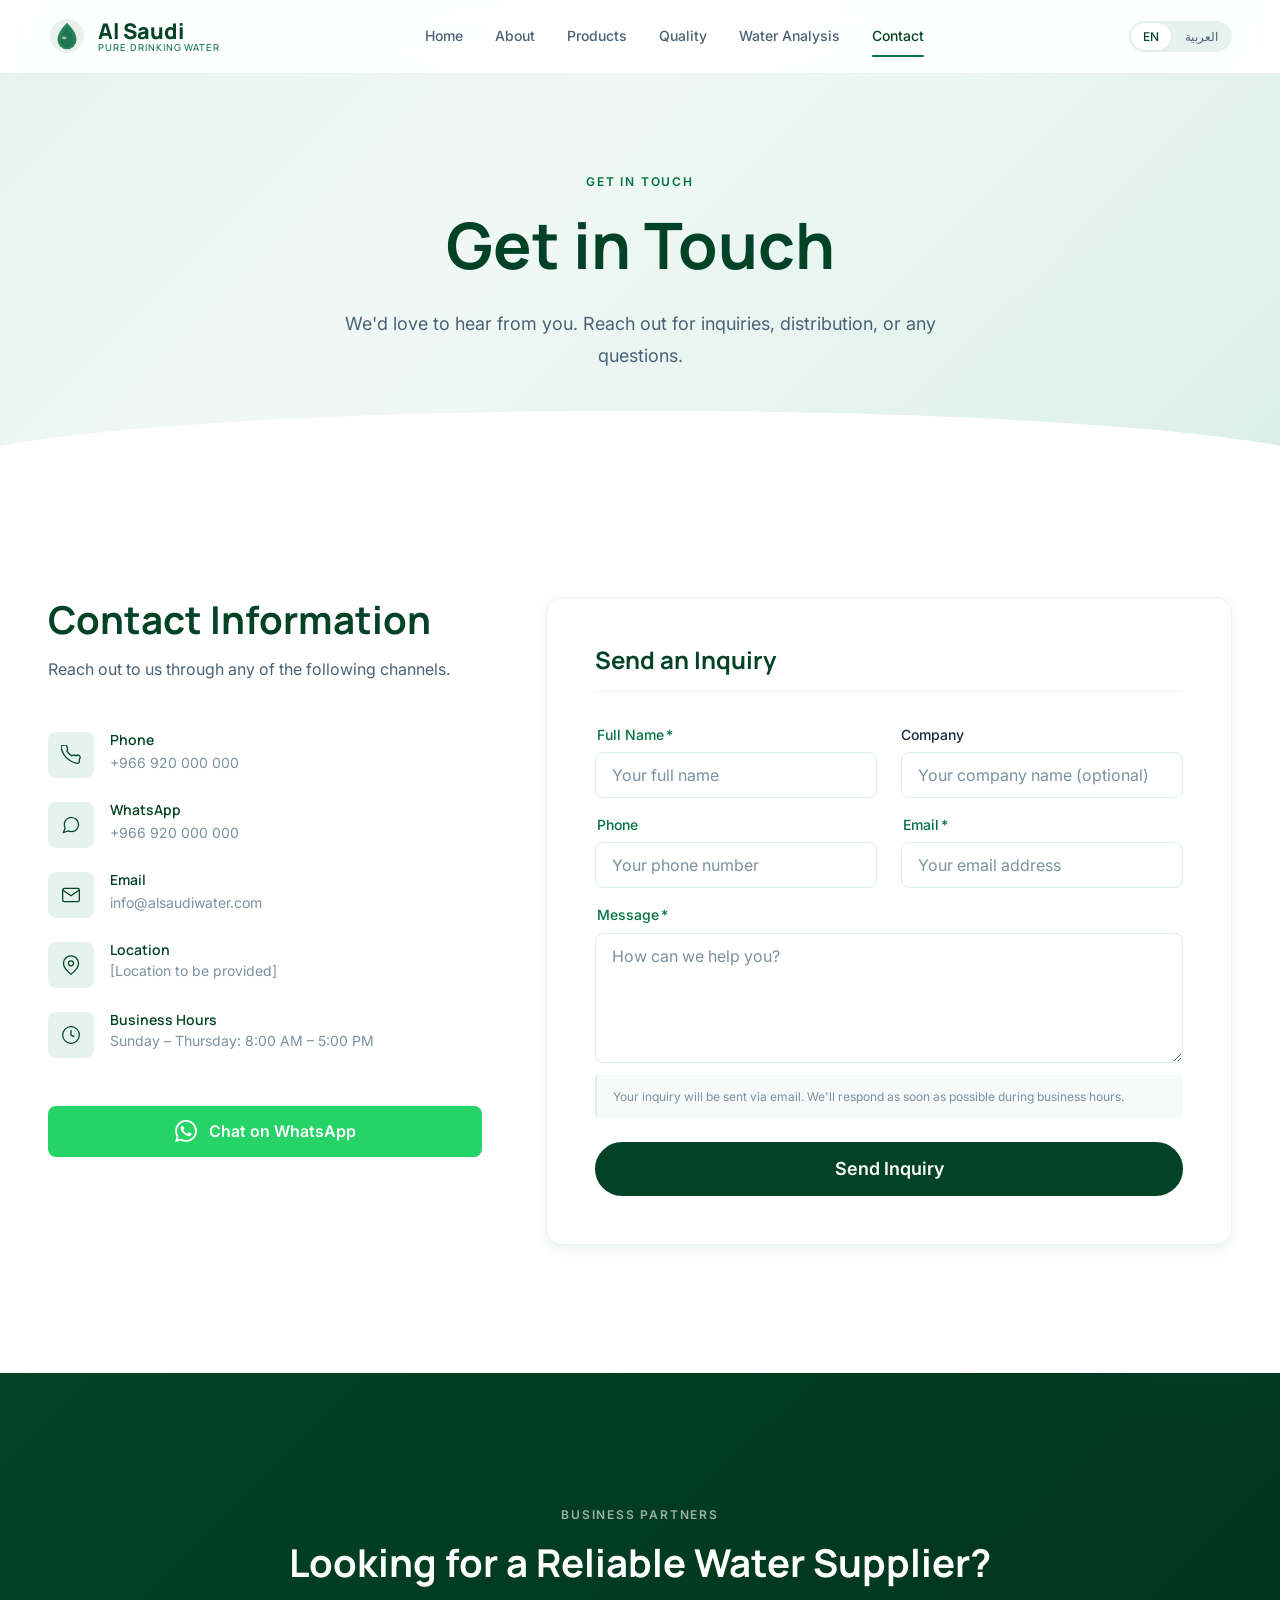
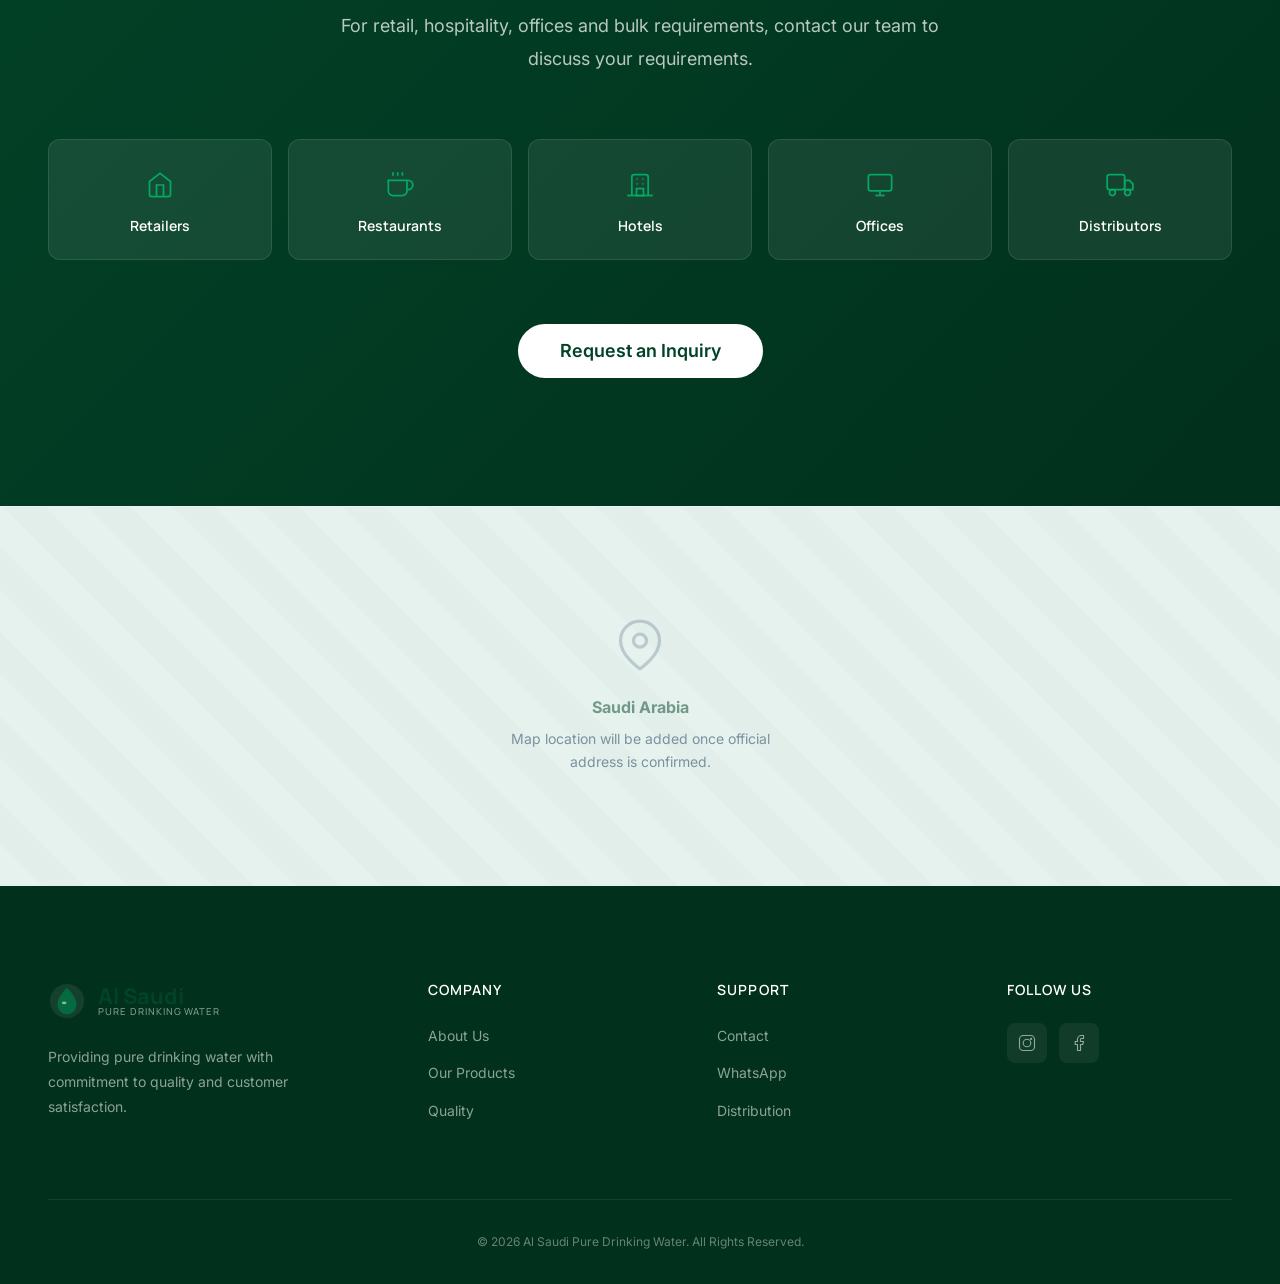
<file: contact.html>
<!DOCTYPE html>
<html lang="en" dir="ltr">
<head>
  <meta charset="UTF-8">
  <meta name="viewport" content="width=device-width, initial-scale=1.0">
  <title>Contact Us | Al Saudi Pure Drinking Water</title>
  <meta name="description" content="Get in touch with Al Saudi Pure Drinking Water. Contact us for inquiries, bulk orders, distribution partnerships and more.">

  <meta property="og:title" content="Contact Us | Al Saudi Pure Drinking Water">
  <meta property="og:description" content="Reach out for inquiries, distribution, or any questions about Al Saudi Pure Drinking Water.">
  <meta property="og:type" content="website">
  <meta property="og:url" content="https://www.alsaudiwater.com/contact.html">
  <meta property="og:image" content="assets/images/products/bottle-1-5l.jpg">

  <link rel="icon" type="image/svg+xml" href="favicon/favicon.svg">
  <link rel="preconnect" href="https://fonts.googleapis.com">
  <link rel="preconnect" href="https://fonts.gstatic.com" crossorigin>
  <link href="https://fonts.googleapis.com/css2?family=Inter:wght@400;500;600;700&family=Manrope:wght@600;700;800&display=swap" rel="stylesheet">
  <link rel="stylesheet" href="css/style.css">
  <link rel="stylesheet" href="css/responsive.css">

  <style>
    .contact-hero {
      background: var(--gradient-hero);
      padding: calc(72px + var(--space-4xl)) 0 var(--space-4xl);
      text-align: center;
      position: relative;
      overflow: hidden;
    }
    .contact-hero::after {
      content: '';
      position: absolute;
      bottom: -2px; left: 0; width: 100%;
      height: 60px;
      background: var(--color-white);
      clip-path: ellipse(55% 100% at 50% 100%);
    }
    .contact-hero__content { position: relative; z-index: 2; }

    /* Contact section */
    .contact-section {
      background: var(--color-white);
      padding: var(--space-5xl) 0;
    }
    .contact-layout {
      display: grid;
      grid-template-columns: 1fr 1.2fr;
      gap: var(--space-3xl);
      align-items: start;
    }

    /* Left: info panel */
    .contact-info-panel { }
    .contact-info-panel h2 {
      font-size: var(--fs-h2);
      color: var(--color-deep-blue);
      margin-bottom: var(--space-sm);
    }
    .contact-info-panel > p {
      color: var(--color-text-secondary);
      margin-bottom: var(--space-2xl);
      line-height: var(--lh-relaxed);
    }
    .contact-details {
      display: flex;
      flex-direction: column;
      gap: var(--space-lg);
      margin-bottom: var(--space-2xl);
    }
    .contact-detail-item {
      display: flex;
      align-items: flex-start;
      gap: var(--space-md);
    }
    .contact-detail-item__icon {
      flex-shrink: 0;
      width: 46px; height: 46px;
      border-radius: var(--radius-md);
      background: var(--color-light-blue-gray);
      display: flex; align-items: center; justify-content: center;
      color: var(--color-deep-blue);
      transition: all var(--transition-base);
    }
    .contact-detail-item:hover .contact-detail-item__icon {
      background: var(--color-deep-blue);
      color: var(--color-white);
    }
    .contact-detail-item__icon svg { width: 20px; height: 20px; }
    .contact-detail-item__body h4 {
      font-size: var(--fs-small);
      font-weight: var(--fw-semibold);
      color: var(--color-deep-blue);
      margin-bottom: 2px;
    }
    .contact-detail-item__body p,
    .contact-detail-item__body a {
      font-size: var(--fs-small);
      color: var(--color-text-muted);
      margin-bottom: 0;
      transition: color var(--transition-fast);
    }
    .contact-detail-item__body a:hover { color: var(--color-aqua); }

    /* WhatsApp CTA */
    .whatsapp-btn {
      display: inline-flex;
      align-items: center;
      gap: var(--space-sm);
      background: #25D366;
      color: var(--color-white);
      padding: 13px 28px;
      border-radius: var(--radius-md);
      font-weight: var(--fw-semibold);
      font-size: var(--fs-body);
      transition: all var(--transition-base);
      width: 100%;
      justify-content: center;
    }
    .whatsapp-btn:hover {
      background: #1fb855;
      transform: translateY(-2px);
      box-shadow: 0 6px 20px rgba(37,211,102,0.3);
    }
    .whatsapp-btn svg { width: 22px; height: 22px; }

    /* Right: form card */
    .contact-form-card {
      background: var(--color-white);
      border: 1px solid var(--color-border-light);
      border-radius: var(--radius-xl);
      padding: var(--space-2xl) var(--space-2xl) var(--space-2xl);
      box-shadow: var(--shadow-md);
    }
    .contact-form-card h2 {
      font-size: var(--fs-h3);
      color: var(--color-deep-blue);
      margin-bottom: var(--space-xl);
      padding-bottom: var(--space-md);
      border-bottom: 1px solid var(--color-border-light);
    }
    .form-grid {
      display: grid;
      grid-template-columns: 1fr 1fr;
      gap: var(--space-md) var(--space-lg);
    }
    .form-group {
      display: flex;
      flex-direction: column;
      gap: 6px;
    }
    .form-group--full { grid-column: 1 / -1; }
    .form-group label {
      font-size: var(--fs-small);
      font-weight: var(--fw-medium);
      color: var(--color-text-primary);
    }
    .form-group label span { color: var(--color-aqua); margin-left: 2px; }
    .form-group input,
    .form-group textarea {
      padding: 12px 16px;
      border: 1.5px solid var(--color-border);
      border-radius: var(--radius-md);
      font-size: var(--fs-body);
      color: var(--color-text-primary);
      background: var(--color-white);
      transition: all var(--transition-fast);
      font-family: inherit;
    }
    .form-group input:focus,
    .form-group textarea:focus {
      outline: none;
      border-color: var(--color-aqua);
      box-shadow: 0 0 0 3px rgba(0,152,200,0.1);
    }
    .form-group input::placeholder,
    .form-group textarea::placeholder { color: var(--color-text-muted); }
    .form-group textarea { resize: vertical; min-height: 130px; }
    .form-note {
      font-size: var(--fs-xs);
      color: var(--color-text-muted);
      margin-top: var(--space-sm);
      padding: var(--space-sm) var(--space-md);
      background: var(--color-off-white);
      border-radius: var(--radius-sm);
      border-left: 2px solid var(--color-border);
    }

    /* Distribution section */
    .distribution-section {
      background: var(--gradient-cta);
      padding: var(--space-5xl) 0;
      color: var(--color-white);
      position: relative;
      overflow: hidden;
    }
    .distribution-section::before {
      content: '';
      position: absolute;
      top: -60%; right: -15%;
      width: 500px; height: 500px;
      border-radius: 50%;
      background: radial-gradient(circle, rgba(0,152,200,0.15) 0%, transparent 70%);
      pointer-events: none;
    }
    .distribution-section .section-header { position: relative; z-index: 2; }
    .distribution-section .section-heading { color: var(--color-white); }
    .distribution-section .section-subheading { color: rgba(255,255,255,0.72); }
    .distribution-cards {
      display: grid;
      grid-template-columns: repeat(5, 1fr);
      gap: var(--space-md);
      margin-bottom: var(--space-3xl);
      position: relative;
      z-index: 2;
    }
    .dist-card {
      background: rgba(255,255,255,0.08);
      border: 1px solid rgba(255,255,255,0.1);
      border-radius: var(--radius-lg);
      padding: var(--space-lg);
      text-align: center;
      transition: all var(--transition-base);
    }
    .dist-card:hover {
      background: rgba(255,255,255,0.13);
      border-color: rgba(255,255,255,0.2);
      transform: translateY(-4px);
    }
    .dist-card__icon {
      width: 42px; height: 42px;
      margin: 0 auto var(--space-sm);
      display: flex; align-items: center; justify-content: center;
      color: var(--color-cyan);
    }
    .dist-card__icon svg { width: 28px; height: 28px; }
    .dist-card h4 {
      font-size: var(--fs-small);
      font-weight: var(--fw-semibold);
      color: var(--color-white);
    }

    /* Map placeholder */
    .map-placeholder-section {
      height: 380px;
      background: var(--color-light-blue-gray);
      display: flex;
      align-items: center;
      justify-content: center;
      border-top: 1px solid var(--color-border-light);
      position: relative;
      overflow: hidden;
    }
    .map-placeholder-section::before {
      content: '';
      position: absolute;
      inset: 0;
      background: repeating-linear-gradient(
        45deg,
        transparent,
        transparent 30px,
        rgba(11,61,107,0.02) 30px,
        rgba(11,61,107,0.02) 60px
      );
    }
    .map-ph-inner {
      text-align: center;
      position: relative;
      z-index: 1;
    }
    .map-ph-inner svg {
      width: 52px; height: 52px;
      color: var(--color-text-muted);
      opacity: 0.4;
      margin-bottom: var(--space-md);
    }
    .map-ph-inner p {
      font-size: var(--fs-small);
      color: var(--color-text-muted);
      max-width: 300px;
      margin: 0 auto;
    }
    .map-ph-inner strong {
      display: block;
      font-size: var(--fs-body);
      color: var(--color-deep-blue);
      opacity: 0.5;
      margin-bottom: var(--space-xs);
    }

    /* Responsive */
    @media (max-width: 768px) {
      .contact-layout { grid-template-columns: 1fr; gap: var(--space-2xl); }
      .form-grid { grid-template-columns: 1fr; }
      .distribution-cards { grid-template-columns: repeat(3, 1fr); }
    }
    @media (max-width: 425px) {
      .distribution-cards { grid-template-columns: 1fr 1fr; }
      .contact-form-card { padding: var(--space-xl); }
    }
    @media (max-width: 375px) {
      .distribution-cards { grid-template-columns: 1fr; }
    }
  </style>
</head>
<body>

  <!-- NAVBAR -->
  <nav class="navbar" role="navigation" aria-label="Main navigation">
    <div class="container navbar__inner">
      <a href="index.html" class="navbar__logo" aria-label="Al Saudi - Home">
        <span class="navbar__logo-icon">
          <svg viewBox="0 0 40 40" fill="none" xmlns="http://www.w3.org/2000/svg" aria-hidden="true">
            <circle cx="20" cy="20" r="18" fill="#024227" opacity="0.08"/>
            <path d="M20 6C14 12 10 18 10 24a10 10 0 0020 0c0-6-4-12-10-18z" fill="#037243" opacity="0.85"/>
            <path d="M20 10c-4 5-7 10-7 15a7 7 0 0014 0c0-5-3-10-7-15z" fill="#024227" opacity="0.2"/>
            <ellipse cx="17" cy="22" rx="2.5" ry="1.5" fill="white" opacity="0.5"/>
          </svg>
        </span>
        <span>
          <span class="logo-brand">Al Saudi</span>
          <span class="logo-tagline" data-i18n="hero_badge">Pure Drinking Water</span>
        </span>
      </a>
      <div class="navbar__menu">
        <a href="index.html" class="navbar__link" data-i18n="nav_home">Home</a>
        <a href="about.html" class="navbar__link" data-i18n="nav_about">About</a>
        <a href="products.html" class="navbar__link" data-i18n="nav_products">Products</a>
        <a href="quality.html" class="navbar__link" data-i18n="nav_quality">Quality</a>
        <a href="analysis.html" class="navbar__link" data-i18n="nav_analysis">Water Analysis</a>
        <a href="contact.html" class="navbar__link active" data-i18n="nav_contact">Contact</a>
      </div>
      <div class="navbar__actions">
        <div class="lang-toggle" role="group" aria-label="Language selection">
          <button class="lang-toggle__btn active" data-lang="en">EN</button>
          <button class="lang-toggle__btn" data-lang="ar">العربية</button>
        </div>
        <button class="navbar__hamburger" id="hamburger-btn" aria-label="Open menu" aria-expanded="false" aria-controls="mobile-menu">
          <span></span><span></span><span></span>
        </button>
      </div>
    </div>
  </nav>
  <div class="mobile-menu" id="mobile-menu" role="dialog" aria-label="Mobile navigation">
    <a href="index.html" class="mobile-menu__link" data-i18n="nav_home">Home</a>
    <a href="about.html" class="mobile-menu__link" data-i18n="nav_about">About</a>
    <a href="products.html" class="mobile-menu__link" data-i18n="nav_products">Products</a>
    <a href="quality.html" class="mobile-menu__link" data-i18n="nav_quality">Quality</a>
    <a href="analysis.html" class="mobile-menu__link" data-i18n="nav_analysis">Water Analysis</a>
    <a href="contact.html" class="mobile-menu__link active" data-i18n="nav_contact">Contact</a>
  </div>

  <!-- HERO -->
  <section class="contact-hero" id="contact-hero">
    <div class="contact-hero__content container">
      <span class="section-label reveal" data-i18n="contact_label">Get in Touch</span>
      <h1 class="section-heading reveal" style="font-size:var(--fs-display);" data-i18n="contact_heading">Get in Touch</h1>
      <p class="section-subheading reveal" style="margin:0 auto;" data-i18n="contact_subheading">We'd love to hear from you. Reach out for inquiries, distribution, or any questions.</p>
    </div>
  </section>

  <!-- CONTACT SECTION -->
  <section class="contact-section" id="contact">
    <div class="container">
      <div class="contact-layout">

        <!-- LEFT: Contact info -->
        <div class="contact-info-panel reveal">
          <h2 data-i18n="contact_info_heading">Contact Information</h2>
          <p data-i18n="contact_info_desc">Reach out to us through any of the following channels.</p>

          <div class="contact-details">
            <!-- Phone -->
            <div class="contact-detail-item">
              <div class="contact-detail-item__icon">
                <svg viewBox="0 0 24 24" fill="none" stroke="currentColor" aria-hidden="true">
                  <path d="M22 16.92v3a2 2 0 01-2.18 2 19.79 19.79 0 01-8.63-3.07A19.5 19.5 0 013.07 10.8 19.79 19.79 0 01.12 2.18 2 2 0 012.11 0h3a2 2 0 012 1.72c.127.96.361 1.903.7 2.81a2 2 0 01-.45 2.11L6.91 7.09a16 16 0 006 6l.46-.46a2 2 0 012.11-.45c.907.339 1.85.573 2.81.7A2 2 0 0122 16.92z" stroke-width="1.5"/>
                </svg>
              </div>
              <div class="contact-detail-item__body">
                <h4 data-i18n="contact_phone_label">Phone</h4>
                <a href="tel:+966920000000" data-i18n="contact_phone_value">+966 920 000 000</a>
              </div>
            </div>

            <!-- WhatsApp -->
            <div class="contact-detail-item">
              <div class="contact-detail-item__icon">
                <svg viewBox="0 0 24 24" fill="none" stroke="currentColor" aria-hidden="true">
                  <path d="M21 11.5a8.38 8.38 0 01-.9 3.8 8.5 8.5 0 01-7.6 4.7 8.38 8.38 0 01-3.8-.9L3 21l1.9-5.7a8.38 8.38 0 01-.9-3.8 8.5 8.5 0 014.7-7.6 8.38 8.38 0 013.8-.9h.5a8.48 8.48 0 018 8v.5z" stroke-width="1.5"/>
                </svg>
              </div>
              <div class="contact-detail-item__body">
                <h4 data-i18n="contact_whatsapp_label">WhatsApp</h4>
                <a href="https://wa.me/966920000000" target="_blank" rel="noopener" data-i18n="contact_whatsapp_value">+966 920 000 000</a>
              </div>
            </div>

            <!-- Email -->
            <div class="contact-detail-item">
              <div class="contact-detail-item__icon">
                <svg viewBox="0 0 24 24" fill="none" stroke="currentColor" aria-hidden="true">
                  <path d="M4 4h16c1.1 0 2 .9 2 2v12c0 1.1-.9 2-2 2H4c-1.1 0-2-.9-2-2V6c0-1.1.9-2 2-2z" stroke-width="1.5"/>
                  <polyline points="22,6 12,13 2,6" stroke-width="1.5"/>
                </svg>
              </div>
              <div class="contact-detail-item__body">
                <h4 data-i18n="contact_email_label">Email</h4>
                <a href="mailto:info@alsaudiwater.com" data-i18n="contact_email_value">info@alsaudiwater.com</a>
              </div>
            </div>

            <!-- Location -->
            <div class="contact-detail-item">
              <div class="contact-detail-item__icon">
                <svg viewBox="0 0 24 24" fill="none" stroke="currentColor" aria-hidden="true">
                  <path d="M21 10c0 7-9 13-9 13s-9-6-9-13a9 9 0 0118 0z" stroke-width="1.5"/>
                  <circle cx="12" cy="10" r="3" stroke-width="1.5"/>
                </svg>
              </div>
              <div class="contact-detail-item__body">
                <h4 data-i18n="contact_location_label">Location</h4>
                <p data-i18n="contact_location_value">[Location to be provided]</p>
              </div>
            </div>

            <!-- Business Hours -->
            <div class="contact-detail-item">
              <div class="contact-detail-item__icon">
                <svg viewBox="0 0 24 24" fill="none" stroke="currentColor" aria-hidden="true">
                  <circle cx="12" cy="12" r="10" stroke-width="1.5"/>
                  <polyline points="12 6 12 12 16 14" stroke-width="1.5"/>
                </svg>
              </div>
              <div class="contact-detail-item__body">
                <h4 data-i18n="contact_hours_label">Business Hours</h4>
                <p data-i18n="contact_hours_value">Sunday – Thursday: 8:00 AM – 5:00 PM</p>
              </div>
            </div>
          </div>

          <!-- WhatsApp CTA button -->
          <a href="https://wa.me/966920000000" target="_blank" rel="noopener" class="whatsapp-btn" aria-label="Chat on WhatsApp">
            <svg viewBox="0 0 24 24" fill="currentColor" aria-hidden="true">
              <path d="M17.472 14.382c-.297-.149-1.758-.867-2.03-.967-.273-.099-.471-.148-.67.15-.197.297-.767.966-.94 1.164-.173.199-.347.223-.644.075-.297-.15-1.255-.463-2.39-1.475-.883-.788-1.48-1.761-1.653-2.059-.173-.297-.018-.458.13-.606.134-.133.298-.347.446-.52.149-.174.198-.298.298-.497.099-.198.05-.371-.025-.52-.075-.149-.669-1.612-.916-2.207-.242-.579-.487-.5-.669-.51-.173-.008-.371-.01-.57-.01-.198 0-.52.074-.792.372-.272.297-1.04 1.016-1.04 2.479 0 1.462 1.065 2.875 1.213 3.074.149.198 2.096 3.2 5.077 4.487.709.306 1.262.489 1.694.625.712.227 1.36.195 1.871.118.571-.085 1.758-.719 2.006-1.413.248-.694.248-1.289.173-1.413-.074-.124-.272-.198-.57-.347m-5.421 7.403h-.004a9.87 9.87 0 01-5.031-1.378l-.361-.214-3.741.982.998-3.648-.235-.374a9.86 9.86 0 01-1.51-5.26c.001-5.45 4.436-9.884 9.888-9.884 2.64 0 5.122 1.03 6.988 2.898a9.825 9.825 0 012.893 6.994c-.003 5.45-4.437 9.884-9.885 9.884m8.413-18.297A11.815 11.815 0 0012.05 0C5.495 0 .16 5.335.157 11.892c0 2.096.547 4.142 1.588 5.945L.057 24l6.305-1.654a11.882 11.882 0 005.683 1.448h.005c6.554 0 11.89-5.335 11.893-11.893a11.821 11.821 0 00-3.48-8.413z"/>
            </svg>
            <span data-i18n="contact_whatsapp_cta">Chat on WhatsApp</span>
          </a>
        </div>

        <!-- RIGHT: Contact form -->
        <div class="contact-form-card reveal reveal-delay-2">
          <h2 data-i18n="contact_form_heading">Send an Inquiry</h2>
          <!--
            FORM INTEGRATION NOTE:
            ================================================================
            This form currently uses a mailto fallback (opens email client).
            
            To connect a backend, replace the action and method:
            Option 1 — Formspree: action="https://formspree.io/f/YOUR_ID" method="POST"
            Option 2 — FormSubmit: action="https://formsubmit.co/info@alsaudiwater.com" method="POST"
            Option 3 — Custom API: use fetch() to POST form data to your endpoint.
            ================================================================
          -->
          <form id="contact-form" novalidate>
            <div class="form-grid">
              <div class="form-group">
                <label for="name">
                  <span data-i18n="contact_form_name">Full Name</span><span aria-hidden="true">*</span>
                </label>
                <input type="text" id="name" name="name" required autocomplete="name"
                       placeholder="Your full name"
                       data-i18n-placeholder="contact_form_name_placeholder">
              </div>

              <div class="form-group">
                <label for="company" data-i18n="contact_form_company">Company</label>
                <input type="text" id="company" name="company" autocomplete="organization"
                       placeholder="Your company name (optional)"
                       data-i18n-placeholder="contact_form_company_placeholder">
              </div>

              <div class="form-group">
                <label for="phone">
                  <span data-i18n="contact_form_phone">Phone</span>
                </label>
                <input type="tel" id="phone" name="phone" autocomplete="tel"
                       placeholder="Your phone number"
                       data-i18n-placeholder="contact_form_phone_placeholder">
              </div>

              <div class="form-group">
                <label for="email">
                  <span data-i18n="contact_form_email">Email</span><span aria-hidden="true">*</span>
                </label>
                <input type="email" id="email" name="email" required autocomplete="email"
                       placeholder="Your email address"
                       data-i18n-placeholder="contact_form_email_placeholder">
              </div>

              <div class="form-group form-group--full">
                <label for="message">
                  <span data-i18n="contact_form_message">Message</span><span aria-hidden="true">*</span>
                </label>
                <textarea id="message" name="message" required rows="5"
                          placeholder="How can we help you?"
                          data-i18n-placeholder="contact_form_message_placeholder"></textarea>
              </div>
            </div>

            <p class="form-note">
              Your inquiry will be sent via email. We'll respond as soon as possible during business hours.
            </p>

            <div style="margin-top: var(--space-lg);">
              <button type="submit" class="btn btn--primary btn--lg" style="width:100%;" data-i18n="contact_form_submit">
                Send Inquiry
              </button>
            </div>
          </form>
        </div>

      </div>
    </div>
  </section>

  <!-- DISTRIBUTION -->
  <section class="distribution-section" id="distribution">
    <div class="container">
      <div class="section-header">
        <span class="section-label reveal" style="color:rgba(255,255,255,0.6);" data-i18n="distribution_label">Business Partners</span>
        <h2 class="section-heading reveal" data-i18n="distribution_heading">Looking for a Reliable Water Supplier?</h2>
        <p class="section-subheading reveal" data-i18n="distribution_subheading">For retail, hospitality, offices and bulk requirements, contact our team to discuss your requirements.</p>
      </div>
      <div class="distribution-cards">
        <div class="dist-card reveal reveal-delay-1">
          <div class="dist-card__icon">
            <svg viewBox="0 0 24 24" fill="none" stroke="currentColor" aria-hidden="true"><path d="M3 9l9-7 9 7v11a2 2 0 01-2 2H5a2 2 0 01-2-2V9z" stroke-width="1.5"/><path d="M9 22V12h6v10" stroke-width="1.5"/></svg>
          </div>
          <h4 data-i18n="distribution_retailers">Retailers</h4>
        </div>
        <div class="dist-card reveal reveal-delay-2">
          <div class="dist-card__icon">
            <svg viewBox="0 0 24 24" fill="none" stroke="currentColor" aria-hidden="true"><path d="M18 8h1a4 4 0 010 8h-1M2 8h16v9a4 4 0 01-4 4H6a4 4 0 01-4-4V8z" stroke-width="1.5"/><line x1="6" y1="1" x2="6" y2="4" stroke-width="1.5"/><line x1="10" y1="1" x2="10" y2="4" stroke-width="1.5"/><line x1="14" y1="1" x2="14" y2="4" stroke-width="1.5"/></svg>
          </div>
          <h4 data-i18n="distribution_restaurants">Restaurants</h4>
        </div>
        <div class="dist-card reveal reveal-delay-3">
          <div class="dist-card__icon">
            <svg viewBox="0 0 24 24" fill="none" stroke="currentColor" aria-hidden="true"><path d="M19 21V5a2 2 0 00-2-2H7a2 2 0 00-2 2v16" stroke-width="1.5"/><path d="M1 21h22" stroke-width="1.5"/><path d="M9 7h1M9 11h1M14 7h1M14 11h1M9 15h6v6H9z" stroke-width="1.5"/></svg>
          </div>
          <h4 data-i18n="distribution_hotels">Hotels</h4>
        </div>
        <div class="dist-card reveal reveal-delay-4">
          <div class="dist-card__icon">
            <svg viewBox="0 0 24 24" fill="none" stroke="currentColor" aria-hidden="true"><rect x="2" y="3" width="20" height="14" rx="2" stroke-width="1.5"/><line x1="8" y1="21" x2="16" y2="21" stroke-width="1.5"/><line x1="12" y1="17" x2="12" y2="21" stroke-width="1.5"/></svg>
          </div>
          <h4 data-i18n="distribution_offices">Offices</h4>
        </div>
        <div class="dist-card reveal reveal-delay-5">
          <div class="dist-card__icon">
            <svg viewBox="0 0 24 24" fill="none" stroke="currentColor" aria-hidden="true"><rect x="1" y="3" width="15" height="13" rx="2" stroke-width="1.5"/><path d="M16 8h4l3 3v5h-7V8z" stroke-width="1.5"/><circle cx="5.5" cy="18.5" r="2.5" stroke-width="1.5"/><circle cx="18.5" cy="18.5" r="2.5" stroke-width="1.5"/></svg>
          </div>
          <h4 data-i18n="distribution_distributors">Distributors</h4>
        </div>
      </div>
      <div style="text-align:center; position:relative; z-index:2;">
        <a href="#contact" class="btn btn--white btn--lg" data-i18n="distribution_cta">Request an Inquiry</a>
      </div>
    </div>
  </section>

  <!-- MAP PLACEHOLDER -->
  <div class="map-placeholder-section" role="img" aria-label="Map location placeholder — official address to be confirmed">
    <div class="map-ph-inner">
      <svg viewBox="0 0 24 24" fill="none" stroke="currentColor" aria-hidden="true">
        <path d="M21 10c0 7-9 13-9 13s-9-6-9-13a9 9 0 0118 0z" stroke-width="1.5"/>
        <circle cx="12" cy="10" r="3" stroke-width="1.5"/>
      </svg>
      <strong>Saudi Arabia</strong>
      <p data-i18n="contact_map_placeholder">Map location will be added once official address is confirmed.</p>
    </div>
  </div>

  <!-- FOOTER -->
  <footer class="footer" role="contentinfo">
    <div class="container">
      <div class="footer__top">
        <div class="footer__brand">
          <a href="index.html" class="navbar__logo" aria-label="Al Saudi - Home">
            <span class="navbar__logo-icon">
              <svg viewBox="0 0 40 40" fill="none" aria-hidden="true">
                <circle cx="20" cy="20" r="18" fill="white" opacity="0.08"/>
                <path d="M20 6C14 12 10 18 10 24a10 10 0 0020 0c0-6-4-12-10-18z" fill="#037243" opacity="0.85"/>
                <ellipse cx="17" cy="22" rx="2.5" ry="1.5" fill="white" opacity="0.5"/>
              </svg>
            </span>
            <span>
              <span class="logo-brand">Al Saudi</span>
              <span class="logo-tagline" data-i18n="hero_badge">Pure Drinking Water</span>
            </span>
          </a>
          <p data-i18n="footer_tagline">Providing pure drinking water with commitment to quality and customer satisfaction.</p>
        </div>
        <div class="footer__col">
          <h4 data-i18n="footer_col1_title">Company</h4>
          <ul>
            <li><a href="about.html" data-i18n="footer_about">About Us</a></li>
            <li><a href="products.html" data-i18n="footer_products">Our Products</a></li>
            <li><a href="quality.html" data-i18n="footer_quality">Quality</a></li>
          </ul>
        </div>
        <div class="footer__col">
          <h4 data-i18n="footer_col2_title">Support</h4>
          <ul>
            <li><a href="contact.html" data-i18n="footer_contact">Contact</a></li>
            <li><a href="https://wa.me/966920000000" target="_blank" rel="noopener" data-i18n="footer_whatsapp">WhatsApp</a></li>
            <li><a href="#distribution" data-i18n="footer_distribution">Distribution</a></li>
          </ul>
        </div>
        <div class="footer__col">
          <h4 data-i18n="footer_col3_title">Follow Us</h4>
          <div class="footer__social">
            <a href="#" aria-label="Instagram" target="_blank" rel="noopener">
              <svg viewBox="0 0 24 24" fill="none" stroke="currentColor" aria-hidden="true"><rect x="2" y="2" width="20" height="20" rx="5" stroke-width="1.5"/><circle cx="12" cy="12" r="5" stroke-width="1.5"/><circle cx="17.5" cy="6.5" r="1.5" fill="currentColor" stroke="none"/></svg>
            </a>
            <a href="#" aria-label="Facebook" target="_blank" rel="noopener">
              <svg viewBox="0 0 24 24" fill="none" stroke="currentColor" aria-hidden="true"><path d="M18 2h-3a5 5 0 00-5 5v3H7v4h3v8h4v-8h3l1-4h-4V7a1 1 0 011-1h3z" stroke-width="1.5"/></svg>
            </a>
          </div>
        </div>
      </div>
      <div class="footer__bottom">
        <p data-i18n="footer_copyright">© 2026 Al Saudi Pure Drinking Water. All Rights Reserved.</p>
      </div>
    </div>
  </footer>

  <script src="js/translations.js"></script>
  <script src="js/navigation.js"></script>
  <script src="js/main.js"></script>
</body>
</html>
</file>
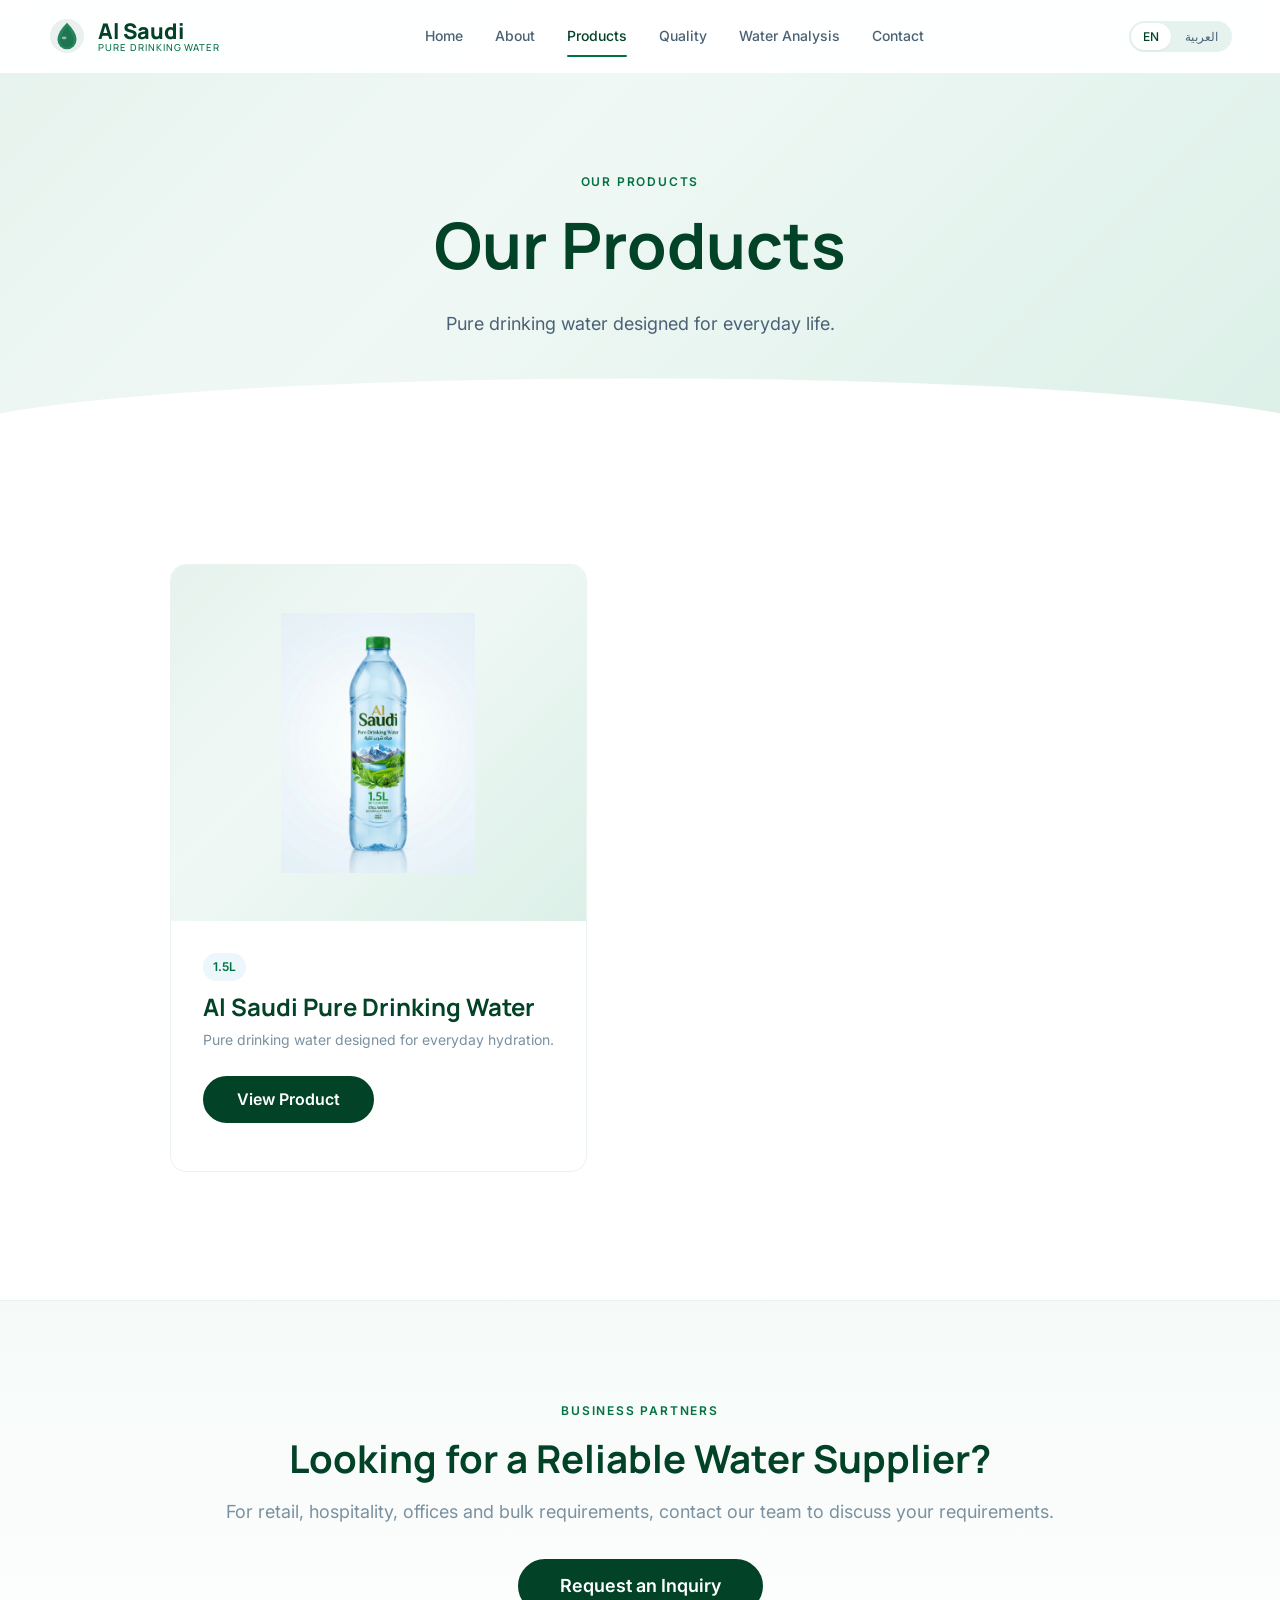
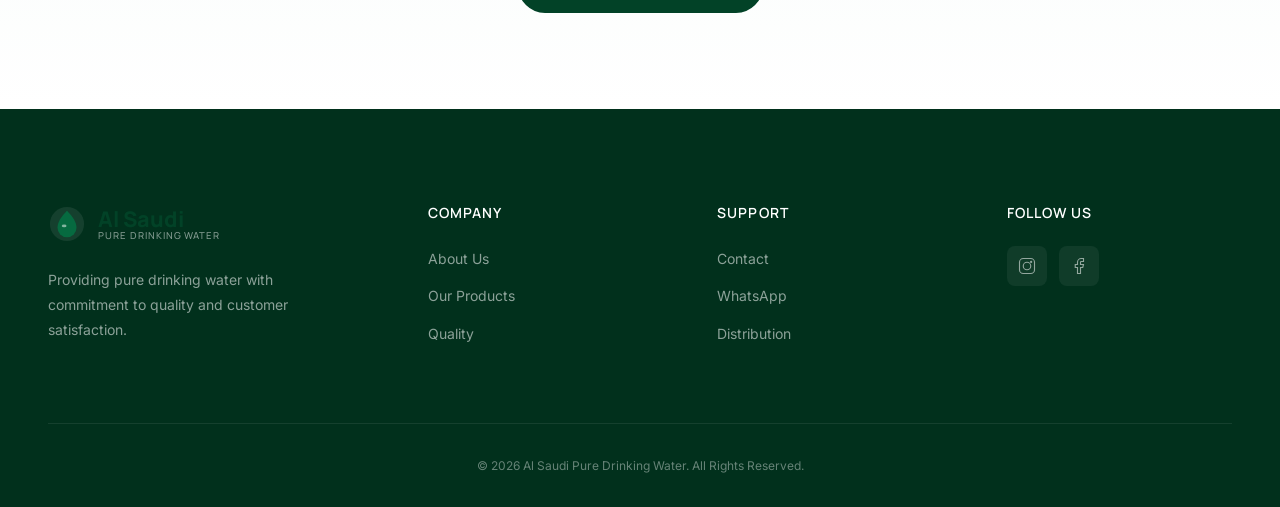
<file: products.html>
<!DOCTYPE html>
<html lang="en" dir="ltr">
<head>
  <meta charset="UTF-8">
  <meta name="viewport" content="width=device-width, initial-scale=1.0">
  <title>Our Products | Al Saudi Pure Drinking Water</title>
  <meta name="description" content="Al Saudi Pure Drinking Water — available in 1.5L. Pure drinking water designed for everyday hydration, families, offices, restaurants and more.">

  <meta property="og:title" content="Our Products | Al Saudi Pure Drinking Water">
  <meta property="og:description" content="Pure drinking water designed for everyday life. Available in 1.5L.">
  <meta property="og:type" content="website">
  <meta property="og:url" content="https://www.alsaudiwater.com/products.html">
  <meta property="og:image" content="assets/images/products/bottle-1-5l.jpg">

  <link rel="icon" type="image/svg+xml" href="favicon/favicon.svg">
  <link rel="preconnect" href="https://fonts.googleapis.com">
  <link rel="preconnect" href="https://fonts.gstatic.com" crossorigin>
  <link href="https://fonts.googleapis.com/css2?family=Inter:wght@400;500;600;700&family=Manrope:wght@600;700;800&display=swap" rel="stylesheet">
  <link rel="stylesheet" href="css/style.css">
  <link rel="stylesheet" href="css/responsive.css">

  <style>
    /* Products page hero */
    .products-hero {
      background: var(--gradient-hero);
      padding: calc(72px + var(--space-4xl)) 0 var(--space-4xl);
      text-align: center;
      position: relative;
      overflow: hidden;
    }
    .products-hero::after {
      content: '';
      position: absolute;
      bottom: -2px; left: 0; width: 100%;
      height: 60px;
      background: var(--color-white);
      clip-path: ellipse(55% 100% at 50% 100%);
    }
    .products-hero__content { position: relative; z-index: 2; }

    /* Products grid section */
    .products-list {
      background: var(--color-white);
      padding: var(--space-5xl) 0;
    }
    .products__grid {
      display: grid;
      grid-template-columns: repeat(auto-fill, minmax(320px, 1fr));
      gap: var(--space-2xl);
      max-width: 1000px;
      margin: 0 auto;
      justify-items: center;
    }

    /* Product detail panel */
    .product-detail-panel {
      display: none;
      background: var(--color-off-white);
      padding: var(--space-5xl) 0;
    }
    .product-detail-panel.active {
      display: block;
    }
    .product-detail-panel__inner {
      display: grid;
      grid-template-columns: 1fr 1fr;
      gap: var(--space-4xl);
      align-items: center;
    }
    .product-detail-panel__image-wrap {
      background: var(--gradient-hero);
      border-radius: var(--radius-xl);
      padding: var(--space-3xl) var(--space-2xl);
      display: flex;
      justify-content: center;
      align-items: center;
      box-shadow: var(--shadow-md);
    }
    .product-detail-panel__image-wrap img {
      max-height: 460px;
      width: auto;
      object-fit: contain;
    }
    .product-detail-panel__info { }
    .product-detail-panel__back {
      display: inline-flex;
      align-items: center;
      gap: var(--space-xs);
      font-size: var(--fs-small);
      font-weight: var(--fw-medium);
      color: var(--color-text-muted);
      cursor: pointer;
      margin-bottom: var(--space-xl);
      transition: color var(--transition-fast);
    }
    .product-detail-panel__back:hover { color: var(--color-deep-blue); }
    .product-detail-panel__back svg { width: 16px; height: 16px; }

    .product-detail-panel__type {
      display: inline-block;
      font-size: var(--fs-xs);
      font-weight: var(--fw-semibold);
      color: var(--color-aqua);
      letter-spacing: 0.1em;
      text-transform: uppercase;
      margin-bottom: var(--space-sm);
    }
    .product-detail-panel__name {
      font-size: var(--fs-h2);
      font-weight: var(--fw-extrabold);
      color: var(--color-deep-blue);
      margin-bottom: var(--space-sm);
    }
    .product-detail-panel__size {
      display: inline-block;
      background: rgba(0,152,200,0.08);
      color: var(--color-aqua);
      font-size: var(--fs-body);
      font-weight: var(--fw-semibold);
      padding: 5px 14px;
      border-radius: var(--radius-full);
      margin-bottom: var(--space-lg);
    }
    .product-detail-panel__desc {
      font-size: var(--fs-body-lg);
      color: var(--color-text-secondary);
      line-height: var(--lh-relaxed);
      margin-bottom: var(--space-2xl);
    }
    .product-specs-table {
      border: 1px solid var(--color-border-light);
      border-radius: var(--radius-lg);
      overflow: hidden;
      margin-bottom: var(--space-2xl);
    }
    .product-specs-table__head {
      background: var(--color-off-white);
      padding: var(--space-md) var(--space-lg);
      font-size: var(--fs-small);
      font-weight: var(--fw-semibold);
      color: var(--color-deep-blue);
      border-bottom: 1px solid var(--color-border-light);
    }
    .spec-row {
      display: flex;
      justify-content: space-between;
      padding: var(--space-md) var(--space-lg);
      border-bottom: 1px solid var(--color-border-light);
      font-size: var(--fs-small);
    }
    .spec-row:last-child { border-bottom: none; }
    .spec-row dt { color: var(--color-text-muted); }
    .spec-row dd { font-weight: var(--fw-medium); color: var(--color-text-primary); }

    /* CTA strip */
    .products-cta-strip {
      background: var(--gradient-section-alt);
      border-top: 1px solid var(--color-border-light);
      padding: var(--space-4xl) 0;
      text-align: center;
    }
    .products-cta-strip h2 {
      font-size: var(--fs-h2);
      color: var(--color-deep-blue);
      margin-bottom: var(--space-md);
    }
    .products-cta-strip p {
      color: var(--color-text-muted);
      margin-bottom: var(--space-xl);
      font-size: var(--fs-body-lg);
    }

    @media (max-width: 768px) {
      .product-detail-panel__inner {
        grid-template-columns: 1fr;
        gap: var(--space-2xl);
      }
      .product-detail-panel__image-wrap img { max-height: 300px; }
    }
  </style>
</head>
<body>

  <!-- NAVBAR -->
  <nav class="navbar" role="navigation" aria-label="Main navigation">
    <div class="container navbar__inner">
      <a href="index.html" class="navbar__logo" aria-label="Al Saudi - Home">
        <span class="navbar__logo-icon">
          <svg viewBox="0 0 40 40" fill="none" xmlns="http://www.w3.org/2000/svg" aria-hidden="true">
            <circle cx="20" cy="20" r="18" fill="#024227" opacity="0.08"/>
            <path d="M20 6C14 12 10 18 10 24a10 10 0 0020 0c0-6-4-12-10-18z" fill="#037243" opacity="0.85"/>
            <path d="M20 10c-4 5-7 10-7 15a7 7 0 0014 0c0-5-3-10-7-15z" fill="#024227" opacity="0.2"/>
            <ellipse cx="17" cy="22" rx="2.5" ry="1.5" fill="white" opacity="0.5"/>
          </svg>
        </span>
        <span>
          <span class="logo-brand">Al Saudi</span>
          <span class="logo-tagline" data-i18n="hero_badge">Pure Drinking Water</span>
        </span>
      </a>
      <div class="navbar__menu">
        <a href="index.html" class="navbar__link" data-i18n="nav_home">Home</a>
        <a href="about.html" class="navbar__link" data-i18n="nav_about">About</a>
        <a href="products.html" class="navbar__link active" data-i18n="nav_products">Products</a>
        <a href="quality.html" class="navbar__link" data-i18n="nav_quality">Quality</a>
        <a href="analysis.html" class="navbar__link" data-i18n="nav_analysis">Water Analysis</a>
        <a href="contact.html" class="navbar__link" data-i18n="nav_contact">Contact</a>
      </div>
      <div class="navbar__actions">
        <div class="lang-toggle" role="group" aria-label="Language selection">
          <button class="lang-toggle__btn active" data-lang="en">EN</button>
          <button class="lang-toggle__btn" data-lang="ar">العربية</button>
        </div>
        <button class="navbar__hamburger" id="hamburger-btn" aria-label="Open menu" aria-expanded="false" aria-controls="mobile-menu">
          <span></span><span></span><span></span>
        </button>
      </div>
    </div>
  </nav>

  <div class="mobile-menu" id="mobile-menu" role="dialog" aria-label="Mobile navigation">
    <a href="index.html" class="mobile-menu__link" data-i18n="nav_home">Home</a>
    <a href="about.html" class="mobile-menu__link" data-i18n="nav_about">About</a>
    <a href="products.html" class="mobile-menu__link active" data-i18n="nav_products">Products</a>
    <a href="quality.html" class="mobile-menu__link" data-i18n="nav_quality">Quality</a>
    <a href="analysis.html" class="mobile-menu__link" data-i18n="nav_analysis">Water Analysis</a>
    <a href="contact.html" class="mobile-menu__link" data-i18n="nav_contact">Contact</a>
  </div>

  <!-- PAGE HERO -->
  <section class="products-hero" id="products-hero">
    <div class="products-hero__content container">
      <span class="section-label reveal" data-i18n="products_label">Our Products</span>
      <h1 class="section-heading reveal" style="font-size: var(--fs-display);" data-i18n="products_heading">Our Products</h1>
      <p class="section-subheading reveal" style="margin:0 auto;" data-i18n="products_subheading">Pure drinking water designed for everyday life.</p>
    </div>
  </section>

  <!-- PRODUCTS GRID -->
  <section class="products-list" id="products-grid-section">
    <div class="container">
      <div class="products__grid">

        <!-- Product Card: 1.5L -->
        <article class="product-card reveal">
          <div class="product-card__image">
            <img src="assets/images/products/bottle-1-5l.jpg"
                 alt="Al Saudi Pure Drinking Water 1.5L bottle"
                 loading="lazy">
          </div>
          <div class="product-card__body">
            <span class="product-card__size" data-i18n="product_1_size">1.5L</span>
            <h2 class="product-card__name" data-i18n="product_1_name">Al Saudi Pure Drinking Water</h2>
            <p class="product-card__desc" data-i18n="product_1_desc">Pure drinking water designed for everyday hydration.</p>
            <button class="btn btn--primary" id="view-product-btn" data-product-view="1" aria-label="View Al Saudi 1.5L product details" data-i18n="product_view">
              View Product
            </button>
          </div>
        </article>

        <!--
          PLACEHOLDER: Additional product cards to be added here.
          Structure mirrors the card above. Each card requires:
          - Product image in assets/images/products/
          - Confirmed bottle size from the client
          - Official product name and description
        -->

      </div>
    </div>
  </section>

  <!-- PRODUCT DETAIL PANEL -->
  <section class="product-detail-panel" id="product-detail" aria-live="polite">
    <div class="container">
      <div class="product-detail-panel__inner">
        <!-- Image -->
        <div class="product-detail-panel__image-wrap">
          <img src="assets/images/products/bottle-1-5l.jpg"
               alt="Al Saudi Pure Drinking Water 1.5L — front view"
               loading="lazy">
        </div>

        <!-- Info -->
        <div class="product-detail-panel__info">
          <button class="product-detail-panel__back" id="back-to-products" data-back-products aria-label="Back to products list">
            <svg viewBox="0 0 24 24" fill="none" stroke="currentColor" aria-hidden="true"><path d="M19 12H5M12 5l-7 7 7 7" stroke-width="1.5" stroke-linecap="round" stroke-linejoin="round"/></svg>
            <span data-i18n="back_to_products">Back to Products</span>
          </button>

          <span class="product-detail-panel__type" data-i18n="hero_badge">Pure Drinking Water</span>
          <h1 class="product-detail-panel__name" data-i18n="product_1_name">Al Saudi Pure Drinking Water</h1>
          <span class="product-detail-panel__size" data-i18n="product_1_size">1.5L</span>
          <p class="product-detail-panel__desc" data-i18n="product_1_desc">Pure drinking water designed for everyday hydration.</p>

          <!-- Specifications -->
          <div class="product-specs-table" role="table" aria-label="Product specifications">
            <div class="product-specs-table__head" data-i18n="product_specs">Specifications</div>
            <dl>
              <div class="spec-row" role="row">
                <dt data-i18n="product_spec_size">Bottle Size</dt>
                <dd>1.5L</dd>
              </div>
              <div class="spec-row" role="row">
                <dt data-i18n="product_spec_type_label">Type</dt>
                <dd data-i18n="product_spec_type">Pure Drinking Water</dd>
              </div>
              <div class="spec-row" role="row">
                <dt>Label</dt>
                <dd>مياه شرب نقية / Pure Drinking Water</dd>
              </div>
            </dl>
          </div>

          <div class="btn-group">
            <a href="contact.html" class="btn btn--primary btn--lg" data-i18n="product_contact">Contact for Availability</a>
            <a href="analysis.html" class="btn btn--secondary" data-i18n="nav_analysis">Water Analysis</a>
          </div>
        </div>
      </div>
    </div>
  </section>

  <!-- B2B CTA -->
  <section class="products-cta-strip">
    <div class="container">
      <span class="section-label" data-i18n="distribution_label">Business Partners</span>
      <h2 data-i18n="distribution_heading">Looking for a Reliable Water Supplier?</h2>
      <p data-i18n="distribution_subheading">For retail, hospitality, offices and bulk requirements, contact our team.</p>
      <a href="contact.html" class="btn btn--primary btn--lg" data-i18n="distribution_cta">Request an Inquiry</a>
    </div>
  </section>

  <!-- FOOTER -->
  <footer class="footer" role="contentinfo">
    <div class="container">
      <div class="footer__top">
        <div class="footer__brand">
          <a href="index.html" class="navbar__logo" aria-label="Al Saudi - Home">
            <span class="navbar__logo-icon">
              <svg viewBox="0 0 40 40" fill="none" aria-hidden="true">
                <circle cx="20" cy="20" r="18" fill="white" opacity="0.08"/>
                <path d="M20 6C14 12 10 18 10 24a10 10 0 0020 0c0-6-4-12-10-18z" fill="#037243" opacity="0.85"/>
                <ellipse cx="17" cy="22" rx="2.5" ry="1.5" fill="white" opacity="0.5"/>
              </svg>
            </span>
            <span>
              <span class="logo-brand">Al Saudi</span>
              <span class="logo-tagline" data-i18n="hero_badge">Pure Drinking Water</span>
            </span>
          </a>
          <p data-i18n="footer_tagline">Providing pure drinking water with commitment to quality and customer satisfaction.</p>
        </div>
        <div class="footer__col">
          <h4 data-i18n="footer_col1_title">Company</h4>
          <ul>
            <li><a href="about.html" data-i18n="footer_about">About Us</a></li>
            <li><a href="products.html" data-i18n="footer_products">Our Products</a></li>
            <li><a href="quality.html" data-i18n="footer_quality">Quality</a></li>
          </ul>
        </div>
        <div class="footer__col">
          <h4 data-i18n="footer_col2_title">Support</h4>
          <ul>
            <li><a href="contact.html" data-i18n="footer_contact">Contact</a></li>
            <li><a href="https://wa.me/966920000000" target="_blank" rel="noopener" data-i18n="footer_whatsapp">WhatsApp</a></li>
            <li><a href="contact.html" data-i18n="footer_distribution">Distribution</a></li>
          </ul>
        </div>
        <div class="footer__col">
          <h4 data-i18n="footer_col3_title">Follow Us</h4>
          <div class="footer__social">
            <a href="#" aria-label="Instagram" target="_blank" rel="noopener">
              <svg viewBox="0 0 24 24" fill="none" stroke="currentColor" aria-hidden="true"><rect x="2" y="2" width="20" height="20" rx="5" stroke-width="1.5"/><circle cx="12" cy="12" r="5" stroke-width="1.5"/><circle cx="17.5" cy="6.5" r="1.5" fill="currentColor" stroke="none"/></svg>
            </a>
            <a href="#" aria-label="Facebook" target="_blank" rel="noopener">
              <svg viewBox="0 0 24 24" fill="none" stroke="currentColor" aria-hidden="true"><path d="M18 2h-3a5 5 0 00-5 5v3H7v4h3v8h4v-8h3l1-4h-4V7a1 1 0 011-1h3z" stroke-width="1.5"/></svg>
            </a>
          </div>
        </div>
      </div>
      <div class="footer__bottom">
        <p data-i18n="footer_copyright">© 2026 Al Saudi Pure Drinking Water. All Rights Reserved.</p>
      </div>
    </div>
  </footer>

  <script src="js/translations.js"></script>
  <script src="js/navigation.js"></script>
  <script src="js/main.js"></script>
  <script>
    // Product detail toggle (inline for products page)
    (function () {
      const viewBtn = document.getElementById('view-product-btn');
      const detailPanel = document.getElementById('product-detail');
      const gridSection = document.getElementById('products-grid-section');
      const backBtn = document.getElementById('back-to-products');

      function showDetail() {
        gridSection.style.display = 'none';
        detailPanel.classList.add('active');
        const navbar = document.querySelector('.navbar');
        const offset = (navbar ? navbar.offsetHeight : 72) + 20;
        window.scrollTo({ top: detailPanel.offsetTop - offset, behavior: 'smooth' });
      }

      function showGrid() {
        detailPanel.classList.remove('active');
        gridSection.style.display = '';
        const navbar = document.querySelector('.navbar');
        const offset = (navbar ? navbar.offsetHeight : 72) + 20;
        window.scrollTo({ top: gridSection.offsetTop - offset, behavior: 'smooth' });
      }

      if (viewBtn) viewBtn.addEventListener('click', showDetail);
      if (backBtn) backBtn.addEventListener('click', showGrid);
    })();
  </script>
</body>
</html>
</file>
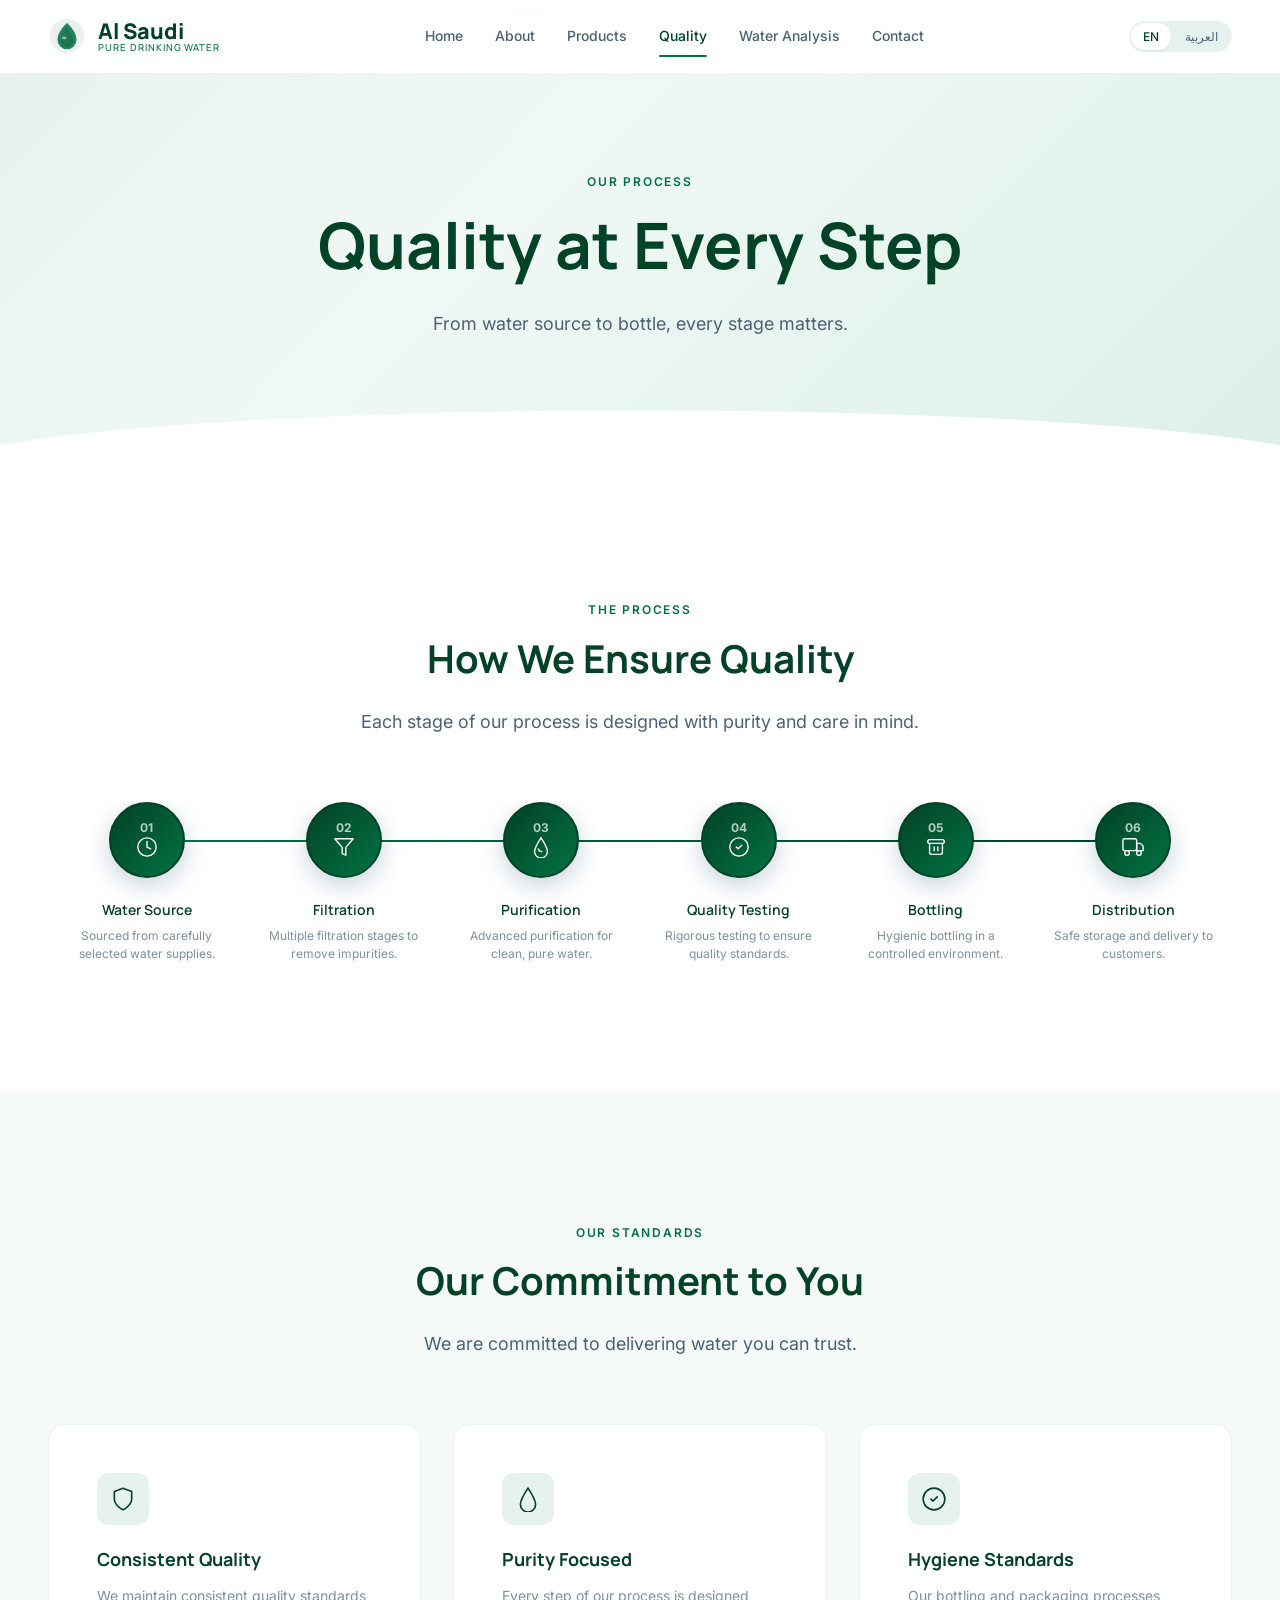
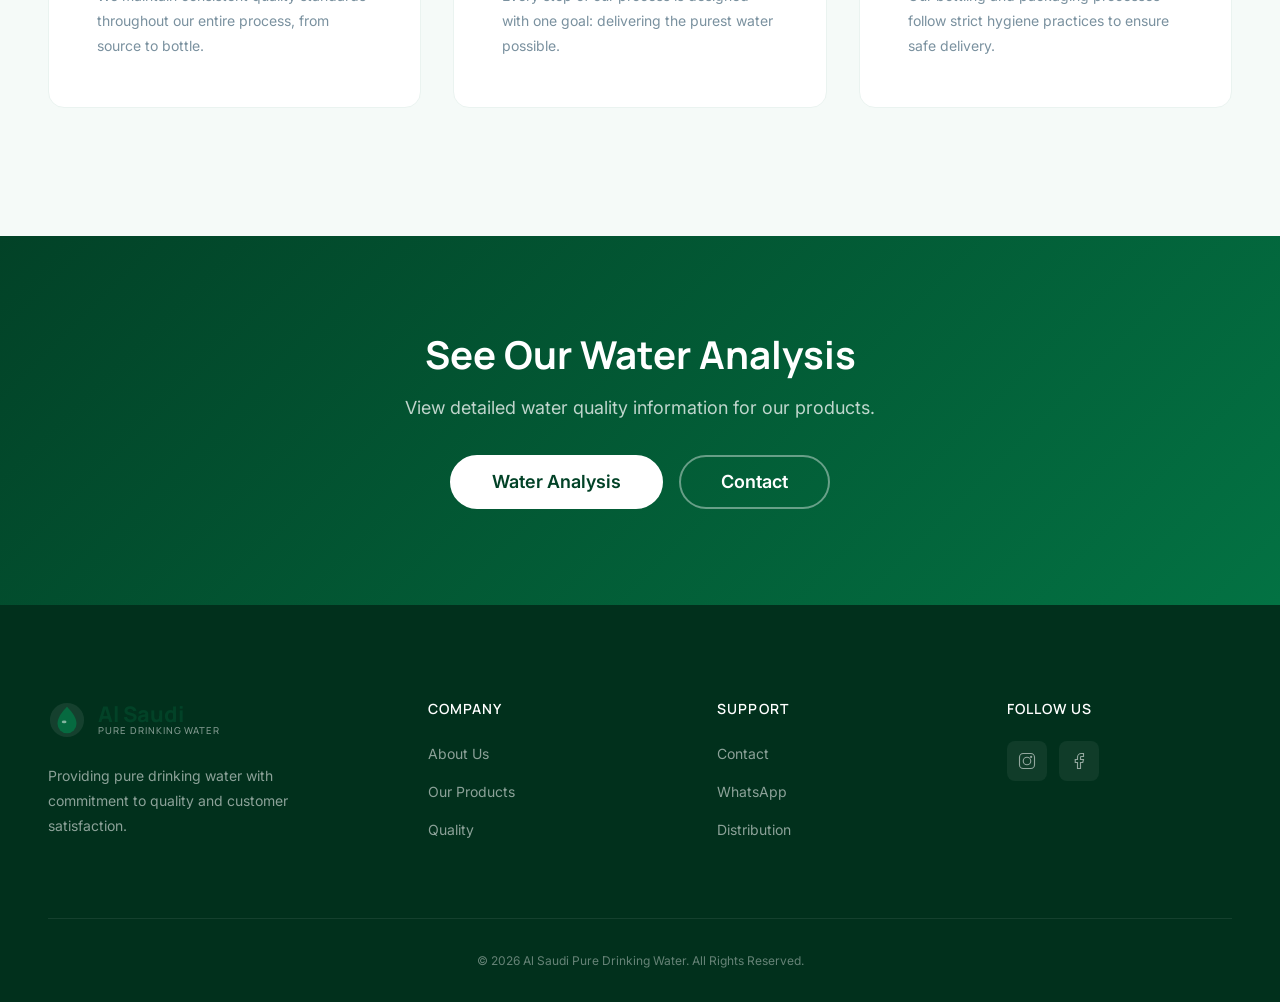
<file: quality.html>
<!DOCTYPE html>
<html lang="en" dir="ltr">
<head>
  <meta charset="UTF-8">
  <meta name="viewport" content="width=device-width, initial-scale=1.0">
  <title>Quality & Purification | Al Saudi Pure Drinking Water</title>
  <meta name="description" content="Al Saudi Pure Drinking Water quality process — from water source to bottle, every step is focused on delivering the purest water possible.">

  <meta property="og:title" content="Quality & Purification | Al Saudi Pure Drinking Water">
  <meta property="og:description" content="From water source to bottle, every stage matters. Discover our quality process.">
  <meta property="og:type" content="website">
  <meta property="og:url" content="https://www.alsaudiwater.com/quality.html">
  <meta property="og:image" content="assets/images/products/bottle-1-5l.jpg">

  <link rel="icon" type="image/svg+xml" href="favicon/favicon.svg">
  <link rel="preconnect" href="https://fonts.googleapis.com">
  <link rel="preconnect" href="https://fonts.gstatic.com" crossorigin>
  <link href="https://fonts.googleapis.com/css2?family=Inter:wght@400;500;600;700&family=Manrope:wght@600;700;800&display=swap" rel="stylesheet">
  <link rel="stylesheet" href="css/style.css">
  <link rel="stylesheet" href="css/responsive.css">

  <style>
    /* Quality hero */
    .quality-hero {
      background: var(--gradient-hero);
      padding: calc(72px + var(--space-4xl)) 0 var(--space-5xl);
      text-align: center;
      position: relative;
      overflow: hidden;
    }
    .quality-hero__content { position: relative; z-index: 2; }
    .quality-hero::after {
      content: '';
      position: absolute;
      bottom: -2px; left: 0; width: 100%;
      height: 60px;
      background: var(--color-white);
      clip-path: ellipse(55% 100% at 50% 100%);
    }

    /* Timeline section */
    .quality-process {
      background: var(--color-white);
      padding: var(--space-5xl) 0;
    }

    /* Desktop horizontal timeline */
    .timeline-outer {
      position: relative;
      overflow: hidden;
    }
    .timeline-track {
      display: grid;
      grid-template-columns: repeat(6, 1fr);
      gap: 0;
      position: relative;
    }
    .timeline-track::before {
      content: '';
      position: absolute;
      top: 38px;
      left: calc(100% / 12);
      right: calc(100% / 12);
      height: 2px;
      background: linear-gradient(90deg, var(--color-aqua) 0%, var(--color-deep-blue) 100%);
      z-index: 0;
    }

    .timeline-step {
      display: flex;
      flex-direction: column;
      align-items: center;
      text-align: center;
      padding: 0 var(--space-sm);
      position: relative;
      z-index: 1;
    }

    .timeline-step__circle {
      width: 76px;
      height: 76px;
      border-radius: 50%;
      background: var(--color-white);
      border: 2px solid var(--color-border);
      display: flex;
      align-items: center;
      justify-content: center;
      flex-direction: column;
      gap: 2px;
      margin-bottom: var(--space-lg);
      transition: all var(--transition-smooth);
      box-shadow: var(--shadow-sm);
      position: relative;
    }
    .timeline-step.is-active .timeline-step__circle {
      background: var(--gradient-blue);
      border-color: var(--color-deep-blue);
      box-shadow: 0 8px 24px rgba(11,61,107,0.22);
    }
    .timeline-step__num {
      font-size: var(--fs-xs);
      font-weight: var(--fw-bold);
      color: var(--color-text-muted);
      line-height: 1;
    }
    .timeline-step.is-active .timeline-step__num { color: rgba(255,255,255,0.7); }
    .timeline-step__icon {
      color: var(--color-aqua);
      display: flex;
    }
    .timeline-step.is-active .timeline-step__icon { color: var(--color-white); }
    .timeline-step__icon svg { width: 22px; height: 22px; }

    .timeline-step__title {
      font-size: var(--fs-small);
      font-weight: var(--fw-semibold);
      color: var(--color-deep-blue);
      margin-bottom: var(--space-xs);
    }
    .timeline-step__desc {
      font-size: var(--fs-xs);
      color: var(--color-text-muted);
      line-height: 1.5;
      margin-bottom: 0;
    }

    /* Quality commitment section */
    .quality-commitment {
      background: var(--color-off-white);
      padding: var(--space-5xl) 0;
    }
    .commitment-grid {
      display: grid;
      grid-template-columns: repeat(3, 1fr);
      gap: var(--space-xl);
      margin-top: var(--space-3xl);
    }
    .commitment-card {
      background: var(--color-white);
      border: 1px solid var(--color-border-light);
      border-radius: var(--radius-xl);
      padding: var(--space-2xl);
      transition: all var(--transition-smooth);
    }
    .commitment-card:hover {
      box-shadow: var(--shadow-card-hover);
      transform: translateY(-4px);
    }
    .commitment-card__icon {
      width: 52px; height: 52px;
      border-radius: var(--radius-lg);
      background: var(--color-light-blue-gray);
      display: flex; align-items: center; justify-content: center;
      color: var(--color-deep-blue);
      margin-bottom: var(--space-lg);
      transition: all var(--transition-base);
    }
    .commitment-card:hover .commitment-card__icon {
      background: var(--color-deep-blue);
      color: var(--color-white);
    }
    .commitment-card__icon svg { width: 26px; height: 26px; }
    .commitment-card h3 {
      font-size: var(--fs-h4);
      font-weight: var(--fw-bold);
      color: var(--color-deep-blue);
      margin-bottom: var(--space-sm);
    }
    .commitment-card p {
      font-size: var(--fs-small);
      color: var(--color-text-muted);
      line-height: var(--lh-relaxed);
      margin-bottom: 0;
    }

    /* CTA Banner */
    .quality-cta {
      background: var(--gradient-blue);
      padding: var(--space-4xl) 0;
      text-align: center;
      color: var(--color-white);
    }
    .quality-cta h2 {
      font-size: var(--fs-h2);
      color: var(--color-white);
      margin-bottom: var(--space-md);
    }
    .quality-cta p {
      color: rgba(255,255,255,0.75);
      margin-bottom: var(--space-xl);
      font-size: var(--fs-body-lg);
      max-width: 500px;
      margin-left: auto;
      margin-right: auto;
    }

    @media (max-width: 1024px) {
      .timeline-track {
        grid-template-columns: repeat(3, 1fr);
        gap: var(--space-xl) var(--space-lg);
      }
      .timeline-track::before { display: none; }
      .commitment-grid { grid-template-columns: 1fr 1fr; }
    }
    @media (max-width: 768px) {
      .timeline-track { grid-template-columns: 1fr 1fr; }
      .commitment-grid { grid-template-columns: 1fr; }
    }
    @media (max-width: 425px) {
      .timeline-track { grid-template-columns: 1fr; }
      .timeline-step { flex-direction: row; text-align: left; gap: var(--space-md); padding: var(--space-sm) 0; }
      .timeline-step__circle { flex-shrink: 0; margin-bottom: 0; width: 60px; height: 60px; }
      .timeline-step__text { }
    }
  </style>
</head>
<body>

  <!-- NAVBAR -->
  <nav class="navbar" role="navigation" aria-label="Main navigation">
    <div class="container navbar__inner">
      <a href="index.html" class="navbar__logo" aria-label="Al Saudi - Home">
        <span class="navbar__logo-icon">
          <svg viewBox="0 0 40 40" fill="none" xmlns="http://www.w3.org/2000/svg" aria-hidden="true">
            <circle cx="20" cy="20" r="18" fill="#024227" opacity="0.08"/>
            <path d="M20 6C14 12 10 18 10 24a10 10 0 0020 0c0-6-4-12-10-18z" fill="#037243" opacity="0.85"/>
            <path d="M20 10c-4 5-7 10-7 15a7 7 0 0014 0c0-5-3-10-7-15z" fill="#024227" opacity="0.2"/>
            <ellipse cx="17" cy="22" rx="2.5" ry="1.5" fill="white" opacity="0.5"/>
          </svg>
        </span>
        <span>
          <span class="logo-brand">Al Saudi</span>
          <span class="logo-tagline" data-i18n="hero_badge">Pure Drinking Water</span>
        </span>
      </a>
      <div class="navbar__menu">
        <a href="index.html" class="navbar__link" data-i18n="nav_home">Home</a>
        <a href="about.html" class="navbar__link" data-i18n="nav_about">About</a>
        <a href="products.html" class="navbar__link" data-i18n="nav_products">Products</a>
        <a href="quality.html" class="navbar__link active" data-i18n="nav_quality">Quality</a>
        <a href="analysis.html" class="navbar__link" data-i18n="nav_analysis">Water Analysis</a>
        <a href="contact.html" class="navbar__link" data-i18n="nav_contact">Contact</a>
      </div>
      <div class="navbar__actions">
        <div class="lang-toggle" role="group" aria-label="Language selection">
          <button class="lang-toggle__btn active" data-lang="en">EN</button>
          <button class="lang-toggle__btn" data-lang="ar">العربية</button>
        </div>
        <button class="navbar__hamburger" id="hamburger-btn" aria-label="Open menu" aria-expanded="false" aria-controls="mobile-menu">
          <span></span><span></span><span></span>
        </button>
      </div>
    </div>
  </nav>
  <div class="mobile-menu" id="mobile-menu" role="dialog" aria-label="Mobile navigation">
    <a href="index.html" class="mobile-menu__link" data-i18n="nav_home">Home</a>
    <a href="about.html" class="mobile-menu__link" data-i18n="nav_about">About</a>
    <a href="products.html" class="mobile-menu__link" data-i18n="nav_products">Products</a>
    <a href="quality.html" class="mobile-menu__link active" data-i18n="nav_quality">Quality</a>
    <a href="analysis.html" class="mobile-menu__link" data-i18n="nav_analysis">Water Analysis</a>
    <a href="contact.html" class="mobile-menu__link" data-i18n="nav_contact">Contact</a>
  </div>

  <!-- HERO -->
  <section class="quality-hero" id="quality-hero">
    <div class="quality-hero__content container">
      <span class="section-label reveal" data-i18n="quality_label">Our Process</span>
      <h1 class="section-heading reveal" style="font-size:var(--fs-display);" data-i18n="quality_heading">Quality at Every Step</h1>
      <p class="section-subheading reveal" style="margin:0 auto;" data-i18n="quality_subheading">From water source to bottle, every stage matters.</p>
    </div>
  </section>

  <!-- PROCESS TIMELINE -->
  <section class="quality-process" id="quality-process">
    <div class="container">
      <div class="section-header">
        <span class="section-label reveal">The Process</span>
        <h2 class="section-heading reveal">How We Ensure Quality</h2>
        <p class="section-subheading reveal" style="margin:0 auto;">Each stage of our process is designed with purity and care in mind.</p>
      </div>

      <div class="timeline-outer">
        <div class="timeline-track" id="quality-timeline">

          <!-- Step 1 -->
          <div class="timeline-step quality__step reveal reveal-delay-1" id="step-1">
            <div class="timeline-step__circle">
              <span class="timeline-step__num">01</span>
              <span class="timeline-step__icon">
                <svg viewBox="0 0 24 24" fill="none" stroke="currentColor" aria-hidden="true">
                  <path d="M12 2C6.48 2 2 6.48 2 12s4.48 10 10 10 10-4.48 10-10S17.52 2 12 2z" stroke-width="1.5"/>
                  <path d="M12 6v6l4 2" stroke-width="1.5" stroke-linecap="round"/>
                </svg>
              </span>
            </div>
            <div class="timeline-step__text">
              <h3 class="timeline-step__title" data-i18n="quality_step_1_title">Water Source</h3>
              <p class="timeline-step__desc" data-i18n="quality_step_1_desc">Sourced from carefully selected water supplies.</p>
            </div>
          </div>

          <!-- Step 2 -->
          <div class="timeline-step quality__step reveal reveal-delay-2" id="step-2">
            <div class="timeline-step__circle">
              <span class="timeline-step__num">02</span>
              <span class="timeline-step__icon">
                <svg viewBox="0 0 24 24" fill="none" stroke="currentColor" aria-hidden="true">
                  <path d="M22 3H2l8 9.46V19l4 2v-8.54z" stroke-width="1.5" stroke-linecap="round" stroke-linejoin="round"/>
                </svg>
              </span>
            </div>
            <div class="timeline-step__text">
              <h3 class="timeline-step__title" data-i18n="quality_step_2_title">Filtration</h3>
              <p class="timeline-step__desc" data-i18n="quality_step_2_desc">Multiple filtration stages to remove impurities.</p>
            </div>
          </div>

          <!-- Step 3 -->
          <div class="timeline-step quality__step reveal reveal-delay-3" id="step-3">
            <div class="timeline-step__circle">
              <span class="timeline-step__num">03</span>
              <span class="timeline-step__icon">
                <svg viewBox="0 0 24 24" fill="none" stroke="currentColor" aria-hidden="true">
                  <path d="M12 2C8 8 5 13 5 17a7 7 0 0014 0c0-4-3-9-7-15z" stroke-width="1.5"/>
                  <path d="M9 14a4 4 0 004 3" stroke-width="1.5" stroke-linecap="round"/>
                </svg>
              </span>
            </div>
            <div class="timeline-step__text">
              <h3 class="timeline-step__title" data-i18n="quality_step_3_title">Purification</h3>
              <p class="timeline-step__desc" data-i18n="quality_step_3_desc">Advanced purification for clean, pure water.</p>
            </div>
          </div>

          <!-- Step 4 -->
          <div class="timeline-step quality__step reveal reveal-delay-4" id="step-4">
            <div class="timeline-step__circle">
              <span class="timeline-step__num">04</span>
              <span class="timeline-step__icon">
                <svg viewBox="0 0 24 24" fill="none" stroke="currentColor" aria-hidden="true">
                  <path d="M9 12l2 2 4-4" stroke-width="1.5" stroke-linecap="round"/>
                  <circle cx="12" cy="12" r="10" stroke-width="1.5"/>
                </svg>
              </span>
            </div>
            <div class="timeline-step__text">
              <h3 class="timeline-step__title" data-i18n="quality_step_4_title">Quality Testing</h3>
              <p class="timeline-step__desc" data-i18n="quality_step_4_desc">Rigorous testing to ensure quality standards.</p>
            </div>
          </div>

          <!-- Step 5 -->
          <div class="timeline-step quality__step reveal reveal-delay-5" id="step-5">
            <div class="timeline-step__circle">
              <span class="timeline-step__num">05</span>
              <span class="timeline-step__icon">
                <svg viewBox="0 0 24 24" fill="none" stroke="currentColor" aria-hidden="true">
                  <path d="M5 8h14M5 8a2 2 0 110-4h14a2 2 0 110 4M5 8v10a2 2 0 002 2h10a2 2 0 002-2V8" stroke-width="1.5" stroke-linecap="round"/>
                  <path d="M10 12v4M14 12v4" stroke-width="1.5" stroke-linecap="round"/>
                </svg>
              </span>
            </div>
            <div class="timeline-step__text">
              <h3 class="timeline-step__title" data-i18n="quality_step_5_title">Bottling</h3>
              <p class="timeline-step__desc" data-i18n="quality_step_5_desc">Hygienic bottling in a controlled environment.</p>
            </div>
          </div>

          <!-- Step 6 -->
          <div class="timeline-step quality__step reveal" style="transition-delay:0.6s" id="step-6">
            <div class="timeline-step__circle">
              <span class="timeline-step__num">06</span>
              <span class="timeline-step__icon">
                <svg viewBox="0 0 24 24" fill="none" stroke="currentColor" aria-hidden="true">
                  <rect x="1" y="3" width="15" height="13" rx="2" stroke-width="1.5"/>
                  <path d="M16 8h4l3 3v5h-7V8z" stroke-width="1.5"/>
                  <circle cx="5.5" cy="18.5" r="2.5" stroke-width="1.5"/>
                  <circle cx="18.5" cy="18.5" r="2.5" stroke-width="1.5"/>
                </svg>
              </span>
            </div>
            <div class="timeline-step__text">
              <h3 class="timeline-step__title" data-i18n="quality_step_6_title">Distribution</h3>
              <p class="timeline-step__desc" data-i18n="quality_step_6_desc">Safe storage and delivery to customers.</p>
            </div>
          </div>

        </div>
      </div>
    </div>
  </section>

  <!-- COMMITMENT CARDS -->
  <section class="quality-commitment" id="quality-commitment">
    <div class="container">
      <div class="section-header">
        <span class="section-label reveal">Our Standards</span>
        <h2 class="section-heading reveal">Our Commitment to You</h2>
        <p class="section-subheading reveal" style="margin:0 auto;">We are committed to delivering water you can trust.</p>
      </div>
      <div class="commitment-grid">
        <div class="commitment-card reveal reveal-delay-1">
          <div class="commitment-card__icon">
            <svg viewBox="0 0 24 24" fill="none" stroke="currentColor" aria-hidden="true">
              <path d="M12 22s8-4 8-10V5l-8-3-8 3v7c0 6 8 10 8 10z" stroke-width="1.5" stroke-linecap="round" stroke-linejoin="round"/>
            </svg>
          </div>
          <h3>Consistent Quality</h3>
          <p>We maintain consistent quality standards throughout our entire process, from source to bottle.</p>
        </div>
        <div class="commitment-card reveal reveal-delay-2">
          <div class="commitment-card__icon">
            <svg viewBox="0 0 24 24" fill="none" stroke="currentColor" aria-hidden="true">
              <path d="M12 2C8 8 5 13 5 17a7 7 0 0014 0c0-4-3-9-7-15z" stroke-width="1.5"/>
            </svg>
          </div>
          <h3>Purity Focused</h3>
          <p>Every step of our process is designed with one goal: delivering the purest water possible.</p>
        </div>
        <div class="commitment-card reveal reveal-delay-3">
          <div class="commitment-card__icon">
            <svg viewBox="0 0 24 24" fill="none" stroke="currentColor" aria-hidden="true">
              <circle cx="12" cy="12" r="10" stroke-width="1.5"/>
              <path d="M9 12l2 2 4-4" stroke-width="1.5" stroke-linecap="round" stroke-linejoin="round"/>
            </svg>
          </div>
          <h3>Hygiene Standards</h3>
          <p>Our bottling and packaging processes follow strict hygiene practices to ensure safe delivery.</p>
        </div>
      </div>
    </div>
  </section>

  <!-- CTA -->
  <section class="quality-cta" id="quality-cta">
    <div class="container">
      <h2>See Our Water Analysis</h2>
      <p>View detailed water quality information for our products.</p>
      <div class="btn-group" style="justify-content:center;">
        <a href="analysis.html" class="btn btn--white btn--lg" data-i18n="nav_analysis">Water Analysis</a>
        <a href="contact.html" class="btn btn--ghost btn--lg" data-i18n="nav_contact">Contact Us</a>
      </div>
    </div>
  </section>

  <!-- FOOTER -->
  <footer class="footer" role="contentinfo">
    <div class="container">
      <div class="footer__top">
        <div class="footer__brand">
          <a href="index.html" class="navbar__logo" aria-label="Al Saudi - Home">
            <span class="navbar__logo-icon">
              <svg viewBox="0 0 40 40" fill="none" aria-hidden="true">
                <circle cx="20" cy="20" r="18" fill="white" opacity="0.08"/>
                <path d="M20 6C14 12 10 18 10 24a10 10 0 0020 0c0-6-4-12-10-18z" fill="#037243" opacity="0.85"/>
                <ellipse cx="17" cy="22" rx="2.5" ry="1.5" fill="white" opacity="0.5"/>
              </svg>
            </span>
            <span>
              <span class="logo-brand">Al Saudi</span>
              <span class="logo-tagline" data-i18n="hero_badge">Pure Drinking Water</span>
            </span>
          </a>
          <p data-i18n="footer_tagline">Providing pure drinking water with commitment to quality and customer satisfaction.</p>
        </div>
        <div class="footer__col">
          <h4 data-i18n="footer_col1_title">Company</h4>
          <ul>
            <li><a href="about.html" data-i18n="footer_about">About Us</a></li>
            <li><a href="products.html" data-i18n="footer_products">Our Products</a></li>
            <li><a href="quality.html" data-i18n="footer_quality">Quality</a></li>
          </ul>
        </div>
        <div class="footer__col">
          <h4 data-i18n="footer_col2_title">Support</h4>
          <ul>
            <li><a href="contact.html" data-i18n="footer_contact">Contact</a></li>
            <li><a href="https://wa.me/966920000000" target="_blank" rel="noopener" data-i18n="footer_whatsapp">WhatsApp</a></li>
            <li><a href="contact.html" data-i18n="footer_distribution">Distribution</a></li>
          </ul>
        </div>
        <div class="footer__col">
          <h4 data-i18n="footer_col3_title">Follow Us</h4>
          <div class="footer__social">
            <a href="#" aria-label="Instagram" target="_blank" rel="noopener">
              <svg viewBox="0 0 24 24" fill="none" stroke="currentColor" aria-hidden="true"><rect x="2" y="2" width="20" height="20" rx="5" stroke-width="1.5"/><circle cx="12" cy="12" r="5" stroke-width="1.5"/><circle cx="17.5" cy="6.5" r="1.5" fill="currentColor" stroke="none"/></svg>
            </a>
            <a href="#" aria-label="Facebook" target="_blank" rel="noopener">
              <svg viewBox="0 0 24 24" fill="none" stroke="currentColor" aria-hidden="true"><path d="M18 2h-3a5 5 0 00-5 5v3H7v4h3v8h4v-8h3l1-4h-4V7a1 1 0 011-1h3z" stroke-width="1.5"/></svg>
            </a>
          </div>
        </div>
      </div>
      <div class="footer__bottom">
        <p data-i18n="footer_copyright">© 2026 Al Saudi Pure Drinking Water. All Rights Reserved.</p>
      </div>
    </div>
  </footer>

  <script src="js/translations.js"></script>
  <script src="js/navigation.js"></script>
  <script src="js/main.js"></script>
  <script>
    // Animate timeline steps sequentially on scroll
    (function () {
      const steps = document.querySelectorAll('.timeline-step');
      if (!steps.length) return;
      const observer = new IntersectionObserver((entries) => {
        if (entries.some(e => e.isIntersecting)) {
          steps.forEach((step, i) => {
            setTimeout(() => step.classList.add('is-active'), i * 220);
          });
          observer.disconnect();
        }
      }, { threshold: 0.2 });
      const timeline = document.getElementById('quality-timeline');
      if (timeline) observer.observe(timeline);
    })();
  </script>
</body>
</html>
</file>
<file: css/style.css>
/* ================================================
   AL SAUDI PURE DRINKING WATER
   Design System & Main Stylesheet
   ================================================ */

/* ---- CSS Custom Properties / Design Tokens ---- */
:root {
  /* Colors */
  --color-deep-blue: #024227;
  --color-deep-blue-dark: #01301c;
  --color-aqua: #037243;
  --color-aqua-light: #048b52;
  --color-cyan: #05a863;
  --color-fresh-green: #2a8c4a;
  --color-fresh-green-light: #3aad5e;
  --color-white: #ffffff;
  --color-off-white: #f5faf8;
  --color-light-blue-gray: #e6f2ed;
  --color-pale-blue: #dcf0e8;
  --color-text-primary: #1a2a3a;
  --color-text-secondary: #4a6275;
  --color-text-muted: #7a919f;
  --color-border: #dcece6;
  --color-border-light: #eaf3f0;
  --color-gold: #c5a44e;

  /* Gradients */
  --gradient-hero: linear-gradient(135deg, #e6f2ed 0%, #f0f8f5 40%, #dcf0e8 100%);
  --gradient-blue: linear-gradient(135deg, #024227 0%, #037243 100%);
  --gradient-aqua: linear-gradient(135deg, #037243 0%, #05a863 100%);
  --gradient-section-alt: linear-gradient(180deg, #f5faf8 0%, #ffffff 100%);
  --gradient-cta: linear-gradient(135deg, #024227 0%, #01301c 100%);

  /* Typography */
  --font-primary: 'Inter', -apple-system, BlinkMacSystemFont, 'Segoe UI', sans-serif;
  --font-display: 'Manrope', 'Inter', sans-serif;

  --fs-display: clamp(2.5rem, 5vw, 4rem);
  --fs-h1: clamp(2rem, 4vw, 3rem);
  --fs-h2: clamp(1.75rem, 3vw, 2.5rem);
  --fs-h3: clamp(1.25rem, 2vw, 1.5rem);
  --fs-h4: 1.125rem;
  --fs-body: 1rem;
  --fs-body-lg: 1.125rem;
  --fs-small: 0.875rem;
  --fs-xs: 0.75rem;

  --fw-regular: 400;
  --fw-medium: 500;
  --fw-semibold: 600;
  --fw-bold: 700;
  --fw-extrabold: 800;

  --lh-tight: 1.2;
  --lh-normal: 1.6;
  --lh-relaxed: 1.8;

  /* Spacing */
  --space-xs: 0.5rem;
  --space-sm: 0.75rem;
  --space-md: 1rem;
  --space-lg: 1.5rem;
  --space-xl: 2rem;
  --space-2xl: 3rem;
  --space-3xl: 4rem;
  --space-4xl: 6rem;
  --space-5xl: 8rem;

  /* Layout */
  --container-max: 1280px;
  --container-narrow: 960px;
  --container-wide: 1440px;

  /* Border Radius */
  --radius-sm: 4px;
  --radius-md: 8px;
  --radius-lg: 12px;
  --radius-xl: 16px;
  --radius-full: 999px;

  /* Shadows */
  --shadow-sm: 0 1px 3px rgba(11, 61, 107, 0.06);
  --shadow-md: 0 4px 12px rgba(11, 61, 107, 0.08);
  --shadow-lg: 0 8px 30px rgba(11, 61, 107, 0.1);
  --shadow-xl: 0 16px 50px rgba(11, 61, 107, 0.12);
  --shadow-card: 0 2px 8px rgba(11, 61, 107, 0.06), 0 0 1px rgba(11, 61, 107, 0.1);
  --shadow-card-hover: 0 8px 24px rgba(11, 61, 107, 0.12), 0 0 1px rgba(11, 61, 107, 0.12);

  /* Transitions */
  --transition-fast: 150ms ease;
  --transition-base: 250ms ease;
  --transition-slow: 400ms ease;
  --transition-smooth: 500ms cubic-bezier(0.4, 0, 0.2, 1);

  /* Z-Index Scale */
  --z-base: 1;
  --z-dropdown: 100;
  --z-sticky: 200;
  --z-overlay: 300;
  --z-modal: 400;
  --z-toast: 500;
}


/* ---- Reset & Base ---- */
*,
*::before,
*::after {
  margin: 0;
  padding: 0;
  box-sizing: border-box;
}

html {
  font-size: 16px;
  scroll-behavior: smooth;
  -webkit-text-size-adjust: 100%;
}

body {
  font-family: var(--font-primary);
  font-size: var(--fs-body);
  font-weight: var(--fw-regular);
  line-height: var(--lh-normal);
  color: var(--color-text-primary);
  background-color: var(--color-white);
  -webkit-font-smoothing: antialiased;
  -moz-osx-font-smoothing: grayscale;
  overflow-x: hidden;
}

img {
  max-width: 100%;
  height: auto;
  display: block;
}

a {
  text-decoration: none;
  color: inherit;
  transition: color var(--transition-fast);
}

ul, ol {
  list-style: none;
}

button {
  cursor: pointer;
  border: none;
  background: none;
  font-family: inherit;
  font-size: inherit;
}

input, textarea, select {
  font-family: inherit;
  font-size: inherit;
}

/* Focus states */
:focus-visible {
  outline: 2px solid var(--color-aqua);
  outline-offset: 2px;
}

::selection {
  background-color: var(--color-aqua);
  color: var(--color-white);
}


/* ---- Typography ---- */
h1, h2, h3, h4, h5, h6 {
  font-family: var(--font-display);
  font-weight: var(--fw-bold);
  line-height: var(--lh-tight);
  color: var(--color-text-primary);
}

h1 { font-size: var(--fs-h1); }
h2 { font-size: var(--fs-h2); }
h3 { font-size: var(--fs-h3); }
h4 { font-size: var(--fs-h4); }

p {
  margin-bottom: var(--space-md);
  color: var(--color-text-secondary);
}

.display-heading {
  font-size: var(--fs-display);
  font-weight: var(--fw-extrabold);
  letter-spacing: -0.02em;
}

.section-label {
  display: inline-block;
  font-size: var(--fs-xs);
  font-weight: var(--fw-semibold);
  letter-spacing: 0.15em;
  text-transform: uppercase;
  color: var(--color-aqua);
  margin-bottom: var(--space-md);
}

.section-heading {
  font-size: var(--fs-h2);
  font-weight: var(--fw-bold);
  margin-bottom: var(--space-lg);
  color: var(--color-deep-blue);
}

.section-subheading {
  font-size: var(--fs-body-lg);
  color: var(--color-text-secondary);
  max-width: 600px;
  line-height: var(--lh-relaxed);
}

.section-header {
  text-align: center;
  margin-bottom: var(--space-3xl);
}

.section-header .section-subheading {
  margin: 0 auto;
}


/* ---- Layout ---- */
.container {
  width: 100%;
  max-width: var(--container-max);
  margin: 0 auto;
  padding: 0 var(--space-xl);
}

.container--narrow {
  max-width: var(--container-narrow);
}

.container--wide {
  max-width: var(--container-wide);
}

section {
  padding: var(--space-5xl) 0;
}

.section--alt {
  background: var(--gradient-section-alt);
}

.section--blue {
  background: var(--gradient-blue);
  color: var(--color-white);
}

.section--light {
  background-color: var(--color-off-white);
}


/* ---- Buttons ---- */
.btn {
  display: inline-flex;
  align-items: center;
  justify-content: center;
  gap: var(--space-xs);
  padding: 0.85rem 2rem;
  font-family: var(--font-primary);
  font-size: var(--fs-body);
  font-weight: var(--fw-semibold);
  line-height: 1;
  border-radius: var(--radius-full);
  transition: all var(--transition-base);
  white-space: nowrap;
  border: 2px solid transparent;
}

.btn:focus-visible {
  outline: 2px solid var(--color-aqua);
  outline-offset: 3px;
}

.btn--primary {
  background: var(--color-deep-blue);
  color: var(--color-white);
  border-color: var(--color-deep-blue);
}

.btn--primary:hover {
  background: var(--color-deep-blue-dark);
  border-color: var(--color-deep-blue-dark);
  transform: translateY(-2px);
  box-shadow: var(--shadow-lg);
}

.btn--secondary {
  background: transparent;
  color: var(--color-deep-blue);
  border-color: var(--color-deep-blue);
}

.btn--secondary:hover {
  background: var(--color-deep-blue);
  color: var(--color-white);
  transform: translateY(-2px);
  box-shadow: var(--shadow-lg);
}

.btn--accent {
  background: var(--color-aqua);
  color: var(--color-white);
  border-color: var(--color-aqua);
}

.btn--accent:hover {
  background: var(--color-aqua-light);
  border-color: var(--color-aqua-light);
  transform: translateY(-2px);
  box-shadow: var(--shadow-lg);
}

.btn--white {
  background: var(--color-white);
  color: var(--color-deep-blue);
  border-color: var(--color-white);
}

.btn--white:hover {
  background: var(--color-off-white);
  transform: translateY(-2px);
  box-shadow: var(--shadow-lg);
}

.btn--ghost {
  background: transparent;
  color: var(--color-white);
  border-color: rgba(255, 255, 255, 0.4);
}

.btn--ghost:hover {
  background: rgba(255, 255, 255, 0.1);
  border-color: var(--color-white);
}

.btn--sm {
  padding: 0.6rem 1.25rem;
  font-size: var(--fs-small);
}

.btn--lg {
  padding: 1rem 2.5rem;
  font-size: var(--fs-body-lg);
}

.btn--icon {
  width: 48px;
  height: 48px;
  padding: 0;
  border-radius: var(--radius-full);
}

.btn-group {
  display: flex;
  align-items: center;
  gap: var(--space-md);
  flex-wrap: wrap;
}


/* ---- Navigation ---- */
.navbar {
  position: fixed;
  top: 0;
  left: 0;
  right: 0;
  z-index: var(--z-sticky);
  background: rgba(255, 255, 255, 0.95);
  backdrop-filter: blur(12px);
  -webkit-backdrop-filter: blur(12px);
  transition: all var(--transition-base);
  border-bottom: 1px solid transparent;
}

.navbar.scrolled {
  background: rgba(255, 255, 255, 0.98);
  border-bottom-color: var(--color-border-light);
  box-shadow: var(--shadow-sm);
}

.navbar__inner {
  display: flex;
  align-items: center;
  justify-content: space-between;
  height: 72px;
}

.navbar__logo {
  display: flex;
  align-items: center;
  gap: var(--space-sm);
  font-family: var(--font-display);
  font-weight: var(--fw-extrabold);
  font-size: 1.35rem;
  color: var(--color-deep-blue);
  z-index: var(--z-overlay);
}

.navbar__logo-icon {
  width: 38px;
  height: 38px;
  display: flex;
  align-items: center;
  justify-content: center;
}

.navbar__logo-icon svg {
  width: 100%;
  height: 100%;
}

.navbar__logo span {
  display: flex;
  flex-direction: column;
  line-height: 1.1;
}

.navbar__logo .logo-brand {
  font-size: 1.35rem;
  color: var(--color-deep-blue);
}

.navbar__logo .logo-tagline {
  font-size: 0.6rem;
  font-weight: var(--fw-medium);
  color: var(--color-aqua);
  letter-spacing: 0.1em;
  text-transform: uppercase;
}

.navbar__menu {
  display: flex;
  align-items: center;
  gap: var(--space-xl);
}

.navbar__link {
  font-size: var(--fs-small);
  font-weight: var(--fw-medium);
  color: var(--color-text-secondary);
  padding: var(--space-xs) 0;
  position: relative;
  transition: color var(--transition-fast);
}

.navbar__link::after {
  content: '';
  position: absolute;
  bottom: -2px;
  left: 0;
  width: 0;
  height: 2px;
  background: var(--color-aqua);
  transition: width var(--transition-base);
  border-radius: var(--radius-full);
}

.navbar__link:hover,
.navbar__link.active {
  color: var(--color-deep-blue);
}

.navbar__link:hover::after,
.navbar__link.active::after {
  width: 100%;
}

.navbar__actions {
  display: flex;
  align-items: center;
  gap: var(--space-md);
}

.lang-toggle {
  display: flex;
  align-items: center;
  gap: 2px;
  background: var(--color-light-blue-gray);
  border-radius: var(--radius-full);
  padding: 2px;
  font-size: var(--fs-small);
}

.lang-toggle__btn {
  padding: 6px 12px;
  border-radius: var(--radius-full);
  font-weight: var(--fw-medium);
  color: var(--color-text-secondary);
  transition: all var(--transition-fast);
  font-size: var(--fs-xs);
}

.lang-toggle__btn.active {
  background: var(--color-white);
  color: var(--color-deep-blue);
  box-shadow: var(--shadow-sm);
}

/* Hamburger */
.navbar__hamburger {
  display: none;
  flex-direction: column;
  justify-content: center;
  align-items: center;
  width: 44px;
  height: 44px;
  gap: 5px;
  z-index: var(--z-overlay);
  cursor: pointer;
  background: none;
  border: none;
}

.navbar__hamburger span {
  display: block;
  width: 22px;
  height: 2px;
  background: var(--color-deep-blue);
  border-radius: var(--radius-full);
  transition: all var(--transition-base);
  transform-origin: center;
}

.navbar__hamburger.open span:nth-child(1) {
  transform: rotate(45deg) translate(5px, 5px);
}

.navbar__hamburger.open span:nth-child(2) {
  opacity: 0;
}

.navbar__hamburger.open span:nth-child(3) {
  transform: rotate(-45deg) translate(5px, -5px);
}

/* Mobile menu overlay */
.mobile-menu {
  display: none;
}


/* ---- Hero Section ---- */
.hero {
  position: relative;
  min-height: 100vh;
  display: flex;
  align-items: center;
  background: var(--gradient-hero);
  overflow: hidden;
  padding-top: 72px;
}

.hero__bg {
  position: absolute;
  inset: 0;
  pointer-events: none;
  overflow: hidden;
}

/* Water wave effect */
.hero__wave {
  position: absolute;
  bottom: -2px;
  left: 0;
  width: 100%;
  z-index: 2;
}

.hero__wave svg {
  display: block;
  width: 100%;
  height: auto;
}

/* Subtle bubbles */
.hero__bubbles {
  position: absolute;
  inset: 0;
  pointer-events: none;
}

.bubble {
  position: absolute;
  border-radius: 50%;
  background: radial-gradient(circle at 30% 30%, rgba(0, 152, 200, 0.12), rgba(0, 152, 200, 0.03));
  animation: bubbleFloat linear infinite;
}

.bubble:nth-child(1) { width: 60px; height: 60px; left: 10%; bottom: -60px; animation-duration: 12s; animation-delay: 0s; }
.bubble:nth-child(2) { width: 30px; height: 30px; left: 25%; bottom: -30px; animation-duration: 10s; animation-delay: 2s; }
.bubble:nth-child(3) { width: 45px; height: 45px; left: 50%; bottom: -45px; animation-duration: 14s; animation-delay: 4s; }
.bubble:nth-child(4) { width: 20px; height: 20px; left: 70%; bottom: -20px; animation-duration: 9s; animation-delay: 1s; }
.bubble:nth-child(5) { width: 50px; height: 50px; left: 85%; bottom: -50px; animation-duration: 11s; animation-delay: 3s; }
.bubble:nth-child(6) { width: 25px; height: 25px; left: 40%; bottom: -25px; animation-duration: 13s; animation-delay: 5s; }

@keyframes bubbleFloat {
  0% {
    transform: translateY(0) scale(1);
    opacity: 0;
  }
  10% {
    opacity: 1;
  }
  90% {
    opacity: 1;
  }
  100% {
    transform: translateY(-100vh) scale(0.5);
    opacity: 0;
  }
}

.hero__content {
  display: grid;
  grid-template-columns: 1fr 1fr;
  gap: var(--space-3xl);
  align-items: center;
  position: relative;
  z-index: 3;
}

.hero__text {
  max-width: 560px;
}

.hero__badge {
  display: inline-flex;
  align-items: center;
  gap: var(--space-xs);
  background: rgba(0, 152, 200, 0.08);
  border: 1px solid rgba(0, 152, 200, 0.15);
  border-radius: var(--radius-full);
  padding: 6px 16px;
  font-size: var(--fs-xs);
  font-weight: var(--fw-semibold);
  color: var(--color-aqua);
  margin-bottom: var(--space-xl);
  letter-spacing: 0.05em;
}

.hero__badge svg {
  width: 14px;
  height: 14px;
}

.hero__title {
  font-size: var(--fs-display);
  font-weight: var(--fw-extrabold);
  line-height: 1.1;
  color: var(--color-deep-blue);
  margin-bottom: var(--space-lg);
  letter-spacing: -0.02em;
}

.hero__title span {
  display: block;
  background: var(--gradient-aqua);
  -webkit-background-clip: text;
  -webkit-text-fill-color: transparent;
  background-clip: text;
}

.hero__subtitle {
  font-size: var(--fs-body-lg);
  color: var(--color-text-secondary);
  line-height: var(--lh-relaxed);
  margin-bottom: var(--space-2xl);
  max-width: 480px;
}

.hero__image {
  display: flex;
  justify-content: center;
  align-items: center;
  position: relative;
}

.hero__image img {
  max-height: 520px;
  width: auto;
  object-fit: contain;
  filter: drop-shadow(0 20px 40px rgba(11, 61, 107, 0.15));
  animation: heroBottleFloat 6s ease-in-out infinite;
}

@keyframes heroBottleFloat {
  0%, 100% { transform: translateY(0); }
  50% { transform: translateY(-15px); }
}

.hero__image-glow {
  position: absolute;
  width: 300px;
  height: 300px;
  border-radius: 50%;
  background: radial-gradient(circle, rgba(0, 152, 200, 0.12) 0%, transparent 70%);
  z-index: -1;
}

.hero__volume-badge {
  position: absolute;
  bottom: 60px;
  right: 20px;
  background: var(--color-white);
  border-radius: var(--radius-lg);
  padding: 10px 18px;
  box-shadow: var(--shadow-md);
  display: flex;
  align-items: center;
  gap: var(--space-xs);
  font-size: var(--fs-small);
  font-weight: var(--fw-semibold);
  color: var(--color-deep-blue);
  animation: fadeInUp 0.8s ease 0.6s both;
}

.hero__volume-badge svg {
  width: 18px;
  height: 18px;
  color: var(--color-aqua);
}

/* ---- Trust/Benefits Section ---- */
.trust {
  background: var(--color-white);
  position: relative;
}

.trust__grid {
  display: grid;
  grid-template-columns: repeat(4, 1fr);
  gap: var(--space-xl);
}

.trust__item {
  text-align: center;
  padding: var(--space-2xl) var(--space-lg);
  border-radius: var(--radius-lg);
  transition: all var(--transition-smooth);
  border: 1px solid transparent;
}

.trust__item:hover {
  border-color: var(--color-border-light);
  box-shadow: var(--shadow-card);
  transform: translateY(-4px);
}

.trust__number {
  font-family: var(--font-display);
  font-size: var(--fs-xs);
  font-weight: var(--fw-bold);
  color: var(--color-aqua);
  letter-spacing: 0.1em;
  margin-bottom: var(--space-md);
}

.trust__icon {
  width: 52px;
  height: 52px;
  margin: 0 auto var(--space-lg);
  display: flex;
  align-items: center;
  justify-content: center;
  border-radius: var(--radius-lg);
  background: var(--color-light-blue-gray);
  color: var(--color-deep-blue);
  transition: all var(--transition-base);
}

.trust__item:hover .trust__icon {
  background: var(--color-deep-blue);
  color: var(--color-white);
}

.trust__icon svg {
  width: 24px;
  height: 24px;
  stroke-width: 1.5;
}

.trust__title {
  font-size: var(--fs-h4);
  font-weight: var(--fw-semibold);
  color: var(--color-deep-blue);
  margin-bottom: var(--space-xs);
}

.trust__desc {
  font-size: var(--fs-small);
  color: var(--color-text-muted);
  margin-bottom: 0;
}


/* ---- About Section ---- */
.about {
  background: var(--color-off-white);
}

.about__content {
  display: grid;
  grid-template-columns: 1fr 1fr;
  gap: var(--space-4xl);
  align-items: center;
}

.about__image-wrap {
  position: relative;
  border-radius: var(--radius-xl);
  overflow: hidden;
}

.about__image-wrap img {
  width: 100%;
  height: 460px;
  object-fit: cover;
  border-radius: var(--radius-xl);
}

.about__image-accent {
  position: absolute;
  top: -20px;
  left: -20px;
  width: 100px;
  height: 100px;
  border: 3px solid var(--color-aqua);
  border-radius: var(--radius-xl);
  opacity: 0.3;
}

.about__text .section-label {
  margin-bottom: var(--space-md);
}

.about__text .section-heading {
  margin-bottom: var(--space-lg);
}

.about__text p {
  margin-bottom: var(--space-lg);
  line-height: var(--lh-relaxed);
}

.about__values {
  display: grid;
  grid-template-columns: 1fr 1fr;
  gap: var(--space-lg);
  margin-top: var(--space-2xl);
}

.about__value {
  display: flex;
  align-items: flex-start;
  gap: var(--space-md);
}

.about__value-icon {
  flex-shrink: 0;
  width: 40px;
  height: 40px;
  border-radius: var(--radius-md);
  background: var(--color-light-blue-gray);
  display: flex;
  align-items: center;
  justify-content: center;
  color: var(--color-aqua);
}

.about__value-icon svg {
  width: 20px;
  height: 20px;
}

.about__value h4 {
  font-size: var(--fs-small);
  font-weight: var(--fw-semibold);
  color: var(--color-deep-blue);
  margin-bottom: 2px;
}

.about__value p {
  font-size: var(--fs-xs);
  color: var(--color-text-muted);
  margin-bottom: 0;
}


/* ---- Products Section ---- */
.products {
  background: var(--color-white);
}

.products__grid {
  display: grid;
  grid-template-columns: repeat(auto-fill, minmax(300px, 1fr));
  gap: var(--space-2xl);
  max-width: 900px;
  margin: 0 auto;
}

.product-card {
  background: var(--color-white);
  border: 1px solid var(--color-border-light);
  border-radius: var(--radius-xl);
  overflow: hidden;
  transition: all var(--transition-smooth);
}

.product-card:hover {
  border-color: var(--color-border);
  box-shadow: var(--shadow-card-hover);
  transform: translateY(-6px);
}

.product-card__image {
  background: var(--gradient-hero);
  padding: var(--space-2xl);
  display: flex;
  justify-content: center;
  align-items: center;
  min-height: 320px;
}

.product-card__image img {
  max-height: 260px;
  width: auto;
  object-fit: contain;
  transition: transform var(--transition-smooth);
}

.product-card:hover .product-card__image img {
  transform: scale(1.05);
}

.product-card__body {
  padding: var(--space-xl) var(--space-xl) var(--space-2xl);
}

.product-card__size {
  display: inline-block;
  font-size: var(--fs-xs);
  font-weight: var(--fw-semibold);
  color: var(--color-aqua);
  background: rgba(0, 152, 200, 0.08);
  padding: 4px 10px;
  border-radius: var(--radius-full);
  margin-bottom: var(--space-sm);
}

.product-card__name {
  font-size: var(--fs-h3);
  font-weight: var(--fw-bold);
  color: var(--color-deep-blue);
  margin-bottom: var(--space-xs);
}

.product-card__desc {
  font-size: var(--fs-small);
  color: var(--color-text-muted);
  margin-bottom: var(--space-lg);
}

/* Product Detail */
.product-detail {
  background: var(--color-off-white);
  padding-top: calc(72px + var(--space-4xl));
}

.product-detail__content {
  display: grid;
  grid-template-columns: 1fr 1fr;
  gap: var(--space-4xl);
  align-items: center;
}

.product-detail__image {
  background: var(--gradient-hero);
  border-radius: var(--radius-xl);
  padding: var(--space-3xl);
  display: flex;
  justify-content: center;
  align-items: center;
}

.product-detail__image img {
  max-height: 440px;
  width: auto;
  object-fit: contain;
}

.product-detail__info .section-label {
  margin-bottom: var(--space-sm);
}

.product-detail__info h1 {
  color: var(--color-deep-blue);
  margin-bottom: var(--space-md);
}

.product-detail__size-badge {
  display: inline-block;
  font-size: var(--fs-body);
  font-weight: var(--fw-semibold);
  color: var(--color-aqua);
  background: rgba(0, 152, 200, 0.08);
  padding: 6px 16px;
  border-radius: var(--radius-full);
  margin-bottom: var(--space-lg);
}

.product-detail__desc {
  font-size: var(--fs-body-lg);
  color: var(--color-text-secondary);
  line-height: var(--lh-relaxed);
  margin-bottom: var(--space-2xl);
}

.product-detail__specs {
  border-top: 1px solid var(--color-border-light);
  padding-top: var(--space-xl);
  margin-bottom: var(--space-2xl);
}

.product-detail__specs h3 {
  font-size: var(--fs-body);
  font-weight: var(--fw-semibold);
  color: var(--color-deep-blue);
  margin-bottom: var(--space-lg);
}

.spec-row {
  display: flex;
  justify-content: space-between;
  padding: var(--space-sm) 0;
  border-bottom: 1px solid var(--color-border-light);
  font-size: var(--fs-small);
}

.spec-row:last-child {
  border-bottom: none;
}

.spec-row dt {
  color: var(--color-text-muted);
}

.spec-row dd {
  font-weight: var(--fw-medium);
  color: var(--color-text-primary);
}


/* ---- Quality Section ---- */
.quality {
  background: var(--color-white);
}

.quality__hero {
  text-align: center;
  padding: calc(72px + var(--space-4xl)) 0 var(--space-4xl);
  background: var(--gradient-hero);
}

.quality__timeline {
  position: relative;
  max-width: 900px;
  margin: 0 auto;
}

.quality__timeline::before {
  content: '';
  position: absolute;
  top: 24px;
  left: 0;
  right: 0;
  height: 2px;
  background: var(--color-border-light);
  z-index: 1;
}

.quality__steps {
  display: grid;
  grid-template-columns: repeat(6, 1fr);
  gap: var(--space-md);
  position: relative;
  z-index: 2;
}

.quality__step {
  text-align: center;
}

.quality__step-number {
  width: 48px;
  height: 48px;
  border-radius: 50%;
  background: var(--color-white);
  border: 2px solid var(--color-border);
  display: flex;
  align-items: center;
  justify-content: center;
  font-family: var(--font-display);
  font-size: var(--fs-small);
  font-weight: var(--fw-bold);
  color: var(--color-text-muted);
  margin: 0 auto var(--space-md);
  transition: all var(--transition-base);
}

.quality__step.active .quality__step-number,
.quality__step:hover .quality__step-number {
  background: var(--color-deep-blue);
  border-color: var(--color-deep-blue);
  color: var(--color-white);
  box-shadow: 0 4px 12px rgba(11, 61, 107, 0.2);
}

.quality__step-icon {
  width: 36px;
  height: 36px;
  margin: 0 auto var(--space-sm);
  color: var(--color-aqua);
  display: flex;
  align-items: center;
  justify-content: center;
}

.quality__step-icon svg {
  width: 24px;
  height: 24px;
}

.quality__step-title {
  font-size: var(--fs-small);
  font-weight: var(--fw-semibold);
  color: var(--color-deep-blue);
  margin-bottom: 4px;
}

.quality__step-desc {
  font-size: var(--fs-xs);
  color: var(--color-text-muted);
  margin-bottom: 0;
  line-height: 1.4;
}


/* ---- Water Analysis Section ---- */
.analysis {
  background: var(--color-off-white);
}

.analysis__hero {
  text-align: center;
  padding: calc(72px + var(--space-4xl)) 0 var(--space-3xl);
  background: var(--gradient-hero);
}

.analysis__table-wrap {
  max-width: 700px;
  margin: 0 auto;
  background: var(--color-white);
  border-radius: var(--radius-xl);
  overflow: hidden;
  box-shadow: var(--shadow-md);
  border: 1px solid var(--color-border-light);
}

.analysis__table {
  width: 100%;
  border-collapse: collapse;
}

.analysis__table thead th {
  background: var(--color-deep-blue);
  color: var(--color-white);
  font-size: var(--fs-small);
  font-weight: var(--fw-semibold);
  padding: var(--space-lg) var(--space-xl);
  text-align: left;
}

.analysis__table tbody tr {
  border-bottom: 1px solid var(--color-border-light);
  transition: background var(--transition-fast);
}

.analysis__table tbody tr:last-child {
  border-bottom: none;
}

.analysis__table tbody tr:hover {
  background: var(--color-off-white);
}

.analysis__table td {
  padding: var(--space-md) var(--space-xl);
  font-size: var(--fs-body);
}

.analysis__table td:first-child {
  font-weight: var(--fw-medium);
  color: var(--color-text-primary);
}

.analysis__table td:last-child {
  color: var(--color-text-secondary);
  text-align: right;
}

.analysis__disclaimer {
  max-width: 700px;
  margin: var(--space-xl) auto 0;
  padding: var(--space-lg);
  background: rgba(0, 152, 200, 0.06);
  border: 1px solid rgba(0, 152, 200, 0.12);
  border-radius: var(--radius-md);
  font-size: var(--fs-small);
  color: var(--color-text-muted);
  text-align: center;
}


/* ---- Distribution / B2B Section ---- */
.distribution {
  background: var(--gradient-cta);
  color: var(--color-white);
  position: relative;
  overflow: hidden;
}

.distribution::before {
  content: '';
  position: absolute;
  top: -50%;
  right: -20%;
  width: 600px;
  height: 600px;
  border-radius: 50%;
  background: radial-gradient(circle, rgba(0, 152, 200, 0.15) 0%, transparent 70%);
  pointer-events: none;
}

.distribution .section-header {
  position: relative;
  z-index: 2;
}

.distribution .section-label {
  color: rgba(255, 255, 255, 0.6);
}

.distribution .section-heading {
  color: var(--color-white);
}

.distribution .section-subheading {
  color: rgba(255, 255, 255, 0.75);
}

.distribution__cards {
  display: grid;
  grid-template-columns: repeat(5, 1fr);
  gap: var(--space-lg);
  margin-bottom: var(--space-3xl);
  position: relative;
  z-index: 2;
}

.distribution__card {
  background: rgba(255, 255, 255, 0.08);
  border: 1px solid rgba(255, 255, 255, 0.1);
  border-radius: var(--radius-lg);
  padding: var(--space-xl);
  text-align: center;
  transition: all var(--transition-base);
}

.distribution__card:hover {
  background: rgba(255, 255, 255, 0.12);
  border-color: rgba(255, 255, 255, 0.2);
  transform: translateY(-4px);
}

.distribution__card-icon {
  width: 44px;
  height: 44px;
  margin: 0 auto var(--space-md);
  display: flex;
  align-items: center;
  justify-content: center;
  color: var(--color-cyan);
}

.distribution__card-icon svg {
  width: 28px;
  height: 28px;
}

.distribution__card h4 {
  font-size: var(--fs-small);
  font-weight: var(--fw-semibold);
  color: var(--color-white);
}

.distribution__cta {
  text-align: center;
  position: relative;
  z-index: 2;
}


/* ---- Contact Section ---- */
.contact {
  background: var(--color-white);
}

.contact__hero {
  text-align: center;
  padding: calc(72px + var(--space-4xl)) 0 var(--space-3xl);
  background: var(--gradient-hero);
}

.contact__content {
  display: grid;
  grid-template-columns: 1fr 1.2fr;
  gap: var(--space-3xl);
}

.contact__info {
  padding-right: var(--space-xl);
}

.contact__info h3 {
  font-size: var(--fs-h3);
  color: var(--color-deep-blue);
  margin-bottom: var(--space-md);
}

.contact__info > p {
  color: var(--color-text-secondary);
  margin-bottom: var(--space-2xl);
}

.contact__details {
  display: flex;
  flex-direction: column;
  gap: var(--space-lg);
  margin-bottom: var(--space-2xl);
}

.contact__detail {
  display: flex;
  align-items: flex-start;
  gap: var(--space-md);
}

.contact__detail-icon {
  flex-shrink: 0;
  width: 44px;
  height: 44px;
  border-radius: var(--radius-md);
  background: var(--color-light-blue-gray);
  display: flex;
  align-items: center;
  justify-content: center;
  color: var(--color-deep-blue);
}

.contact__detail-icon svg {
  width: 20px;
  height: 20px;
}

.contact__detail-text h4 {
  font-size: var(--fs-small);
  font-weight: var(--fw-semibold);
  color: var(--color-deep-blue);
  margin-bottom: 2px;
}

.contact__detail-text p {
  font-size: var(--fs-small);
  color: var(--color-text-muted);
  margin-bottom: 0;
}

.contact__detail-text a {
  color: var(--color-aqua);
  font-weight: var(--fw-medium);
}

.contact__detail-text a:hover {
  color: var(--color-deep-blue);
}

.contact__whatsapp {
  display: inline-flex;
  align-items: center;
  gap: var(--space-sm);
  background: #25D366;
  color: var(--color-white);
  padding: 12px 24px;
  border-radius: var(--radius-md);
  font-weight: var(--fw-semibold);
  font-size: var(--fs-small);
  transition: all var(--transition-base);
}

.contact__whatsapp:hover {
  background: #1fb855;
  transform: translateY(-2px);
  box-shadow: 0 4px 12px rgba(37, 211, 102, 0.3);
}

.contact__whatsapp svg {
  width: 20px;
  height: 20px;
}

/* Contact Form */
.contact__form-wrap {
  background: var(--color-white);
  border: 1px solid var(--color-border-light);
  border-radius: var(--radius-xl);
  padding: var(--space-2xl);
  box-shadow: var(--shadow-md);
}

.contact__form-wrap h3 {
  font-size: var(--fs-h3);
  color: var(--color-deep-blue);
  margin-bottom: var(--space-xl);
}

.form-grid {
  display: grid;
  grid-template-columns: 1fr 1fr;
  gap: var(--space-lg);
}

.form-group {
  display: flex;
  flex-direction: column;
  gap: 6px;
}

.form-group--full {
  grid-column: 1 / -1;
}

.form-group label {
  font-size: var(--fs-small);
  font-weight: var(--fw-medium);
  color: var(--color-text-primary);
}

.form-group input,
.form-group textarea {
  padding: 12px 16px;
  border: 1px solid var(--color-border);
  border-radius: var(--radius-md);
  font-size: var(--fs-body);
  color: var(--color-text-primary);
  background: var(--color-white);
  transition: all var(--transition-fast);
}

.form-group input:focus,
.form-group textarea:focus {
  outline: none;
  border-color: var(--color-aqua);
  box-shadow: 0 0 0 3px rgba(0, 152, 200, 0.1);
}

.form-group input::placeholder,
.form-group textarea::placeholder {
  color: var(--color-text-muted);
}

.form-group textarea {
  resize: vertical;
  min-height: 120px;
}

.form-submit {
  margin-top: var(--space-lg);
}


/* ---- Map Placeholder ---- */
.map-section {
  height: 350px;
  background: var(--color-light-blue-gray);
  display: flex;
  align-items: center;
  justify-content: center;
  border-top: 1px solid var(--color-border-light);
}

.map-placeholder {
  text-align: center;
  color: var(--color-text-muted);
}

.map-placeholder svg {
  width: 48px;
  height: 48px;
  margin-bottom: var(--space-md);
  opacity: 0.4;
}

.map-placeholder p {
  font-size: var(--fs-small);
  margin-bottom: 0;
}


/* ---- Footer ---- */
.footer {
  background: var(--color-deep-blue-dark);
  color: var(--color-white);
  padding: var(--space-4xl) 0 0;
}

.footer__top {
  display: grid;
  grid-template-columns: 1.4fr 1fr 1fr 1fr;
  gap: var(--space-3xl);
  padding-bottom: var(--space-3xl);
  border-bottom: 1px solid rgba(255, 255, 255, 0.08);
}

.footer__brand .navbar__logo {
  color: var(--color-white);
  margin-bottom: var(--space-lg);
}

.footer__brand .logo-tagline {
  color: rgba(255, 255, 255, 0.5);
}

.footer__brand p {
  color: rgba(255, 255, 255, 0.55);
  font-size: var(--fs-small);
  line-height: var(--lh-relaxed);
  max-width: 280px;
}

.footer__col h4 {
  font-size: var(--fs-small);
  font-weight: var(--fw-semibold);
  color: var(--color-white);
  margin-bottom: var(--space-lg);
  text-transform: uppercase;
  letter-spacing: 0.08em;
}

.footer__col ul li {
  margin-bottom: var(--space-sm);
}

.footer__col ul li a {
  font-size: var(--fs-small);
  color: rgba(255, 255, 255, 0.55);
  transition: color var(--transition-fast);
}

.footer__col ul li a:hover {
  color: var(--color-white);
}

.footer__social {
  display: flex;
  gap: var(--space-sm);
  margin-top: var(--space-md);
}

.footer__social a {
  width: 40px;
  height: 40px;
  border-radius: var(--radius-md);
  background: rgba(255, 255, 255, 0.06);
  display: flex;
  align-items: center;
  justify-content: center;
  color: rgba(255, 255, 255, 0.55);
  transition: all var(--transition-fast);
}

.footer__social a:hover {
  background: rgba(255, 255, 255, 0.12);
  color: var(--color-white);
}

.footer__social a svg {
  width: 18px;
  height: 18px;
}

.footer__bottom {
  padding: var(--space-xl) 0;
  text-align: center;
}

.footer__bottom p {
  font-size: var(--fs-xs);
  color: rgba(255, 255, 255, 0.4);
  margin-bottom: 0;
}


/* ---- Page Hero (inner pages) ---- */
.page-hero {
  background: var(--gradient-hero);
  padding: calc(72px + var(--space-4xl)) 0 var(--space-3xl);
  text-align: center;
  position: relative;
  overflow: hidden;
}

.page-hero__content {
  position: relative;
  z-index: 2;
}

.page-hero .section-heading {
  margin-bottom: var(--space-md);
}

.page-hero .section-subheading {
  margin: 0 auto;
}


/* ---- Scroll Reveal Animation ---- */
.reveal {
  opacity: 0;
  transform: translateY(30px);
  transition: opacity 0.6s ease, transform 0.6s ease;
}

.reveal.visible {
  opacity: 1;
  transform: translateY(0);
}

.reveal-delay-1 { transition-delay: 0.1s; }
.reveal-delay-2 { transition-delay: 0.2s; }
.reveal-delay-3 { transition-delay: 0.3s; }
.reveal-delay-4 { transition-delay: 0.4s; }
.reveal-delay-5 { transition-delay: 0.5s; }

@keyframes fadeInUp {
  from {
    opacity: 0;
    transform: translateY(20px);
  }
  to {
    opacity: 1;
    transform: translateY(0);
  }
}

@keyframes fadeIn {
  from { opacity: 0; }
  to { opacity: 1; }
}

/* Prefers reduced motion */
@media (prefers-reduced-motion: reduce) {
  *, *::before, *::after {
    animation-duration: 0.01ms !important;
    animation-iteration-count: 1 !important;
    transition-duration: 0.01ms !important;
    scroll-behavior: auto !important;
  }

  .reveal {
    opacity: 1;
    transform: none;
  }

  .hero__image img {
    animation: none;
  }

  .bubble {
    animation: none;
    display: none;
  }
}


/* ---- RTL Support ---- */
[dir="rtl"] {
  direction: rtl;
  text-align: right;
}

[dir="rtl"] .navbar__menu {
  direction: rtl;
}

[dir="rtl"] .hero__content {
  direction: rtl;
}

[dir="rtl"] .hero__volume-badge {
  right: auto;
  left: 20px;
}

[dir="rtl"] .about__content {
  direction: rtl;
}

[dir="rtl"] .about__image-accent {
  left: auto;
  right: -20px;
}

[dir="rtl"] .contact__info {
  padding-right: 0;
  padding-left: var(--space-xl);
}

[dir="rtl"] .contact__detail {
  flex-direction: row-reverse;
  text-align: right;
}

[dir="rtl"] .about__value {
  flex-direction: row-reverse;
  text-align: right;
}

[dir="rtl"] .analysis__table thead th {
  text-align: right;
}

[dir="rtl"] .analysis__table td:last-child {
  text-align: left;
}

[dir="rtl"] .footer__top {
  direction: rtl;
}

[dir="rtl"] .spec-row {
  flex-direction: row-reverse;
}

[dir="rtl"] .btn-group {
  flex-direction: row-reverse;
}

[dir="rtl"] .navbar__link::after {
  left: auto;
  right: 0;
}

/* Utility */
.text-center { text-align: center; }
.visually-hidden {
  position: absolute;
  width: 1px;
  height: 1px;
  padding: 0;
  margin: -1px;
  overflow: hidden;
  clip: rect(0, 0, 0, 0);
  white-space: nowrap;
  border: 0;
}
</file>
<file: css/responsive.css>
/* ================================================
   AL SAUDI PURE DRINKING WATER
   Responsive Stylesheet
   ================================================ */

/* ---- Large Desktop (1440px) ---- */
@media (max-width: 1440px) {
  .container {
    padding: 0 var(--space-2xl);
  }
}

/* ---- Desktop (1280px) ---- */
@media (max-width: 1280px) {
  .distribution__cards {
    grid-template-columns: repeat(3, 1fr);
  }
}

/* ---- Laptop (1024px) ---- */
@media (max-width: 1024px) {
  .hero__content {
    gap: var(--space-2xl);
  }

  .hero__image img {
    max-height: 420px;
  }

  .trust__grid {
    grid-template-columns: repeat(2, 1fr);
  }

  .about__content {
    gap: var(--space-2xl);
  }

  .quality__steps {
    grid-template-columns: repeat(3, 1fr);
    row-gap: var(--space-2xl);
  }

  .quality__timeline::before {
    display: none;
  }

  .footer__top {
    grid-template-columns: 1fr 1fr;
    gap: var(--space-2xl);
  }

  .distribution__cards {
    grid-template-columns: repeat(3, 1fr);
  }
}

/* ---- Tablet (768px) ---- */
@media (max-width: 768px) {
  :root {
    --space-4xl: 4rem;
    --space-5xl: 5rem;
  }

  /* ---- Navigation ---- */
  .navbar__menu {
    display: none;
  }

  .navbar__hamburger {
    display: flex;
  }

  .navbar__actions {
    gap: var(--space-sm);
  }

  .mobile-menu {
    display: none;
    position: fixed;
    top: 0;
    left: 0;
    right: 0;
    bottom: 0;
    background: rgba(255, 255, 255, 0.98);
    backdrop-filter: blur(20px);
    -webkit-backdrop-filter: blur(20px);
    z-index: var(--z-overlay);
    flex-direction: column;
    justify-content: center;
    align-items: center;
    gap: var(--space-lg);
    padding: var(--space-4xl) var(--space-xl);
  }

  .mobile-menu.open {
    display: flex;
    animation: fadeIn 0.2s ease;
  }

  .mobile-menu__link {
    font-size: 1.25rem;
    font-weight: var(--fw-semibold);
    color: var(--color-deep-blue);
    padding: var(--space-sm) 0;
    transition: color var(--transition-fast);
  }

  .mobile-menu__link:hover,
  .mobile-menu__link.active {
    color: var(--color-aqua);
  }

  /* ---- Hero ---- */
  .hero {
    min-height: auto;
    padding: calc(72px + var(--space-3xl)) 0 var(--space-3xl);
  }

  .hero__content {
    grid-template-columns: 1fr;
    text-align: center;
  }

  .hero__text {
    max-width: 100%;
    order: 1;
  }

  .hero__image {
    order: 0;
    margin-bottom: var(--space-lg);
  }

  .hero__image img {
    max-height: 320px;
  }

  .hero__subtitle {
    max-width: 100%;
    margin-left: auto;
    margin-right: auto;
  }

  .btn-group {
    justify-content: center;
  }

  .hero__volume-badge {
    right: 50%;
    transform: translateX(50%);
    bottom: 10px;
  }

  /* ---- About ---- */
  .about__content {
    grid-template-columns: 1fr;
    gap: var(--space-2xl);
  }

  .about__image-wrap img {
    height: 320px;
  }

  .about__values {
    grid-template-columns: 1fr;
  }

  /* ---- Products ---- */
  .products__grid {
    grid-template-columns: 1fr;
    max-width: 420px;
  }

  /* Product Detail */
  .product-detail__content {
    grid-template-columns: 1fr;
    gap: var(--space-2xl);
  }

  .product-detail__image img {
    max-height: 320px;
  }

  /* ---- Quality ---- */
  .quality__steps {
    grid-template-columns: repeat(2, 1fr);
  }

  /* ---- Distribution ---- */
  .distribution__cards {
    grid-template-columns: repeat(2, 1fr);
  }

  /* ---- Contact ---- */
  .contact__content {
    grid-template-columns: 1fr;
    gap: var(--space-2xl);
  }

  .contact__info {
    padding-right: 0;
  }

  .form-grid {
    grid-template-columns: 1fr;
  }

  /* ---- Footer ---- */
  .footer__top {
    grid-template-columns: 1fr;
    gap: var(--space-2xl);
  }
}

/* ---- Mobile Large (425px) ---- */
@media (max-width: 425px) {
  :root {
    --space-3xl: 2.5rem;
    --space-4xl: 3rem;
    --space-5xl: 4rem;
  }

  .container {
    padding: 0 var(--space-lg);
  }

  .navbar__inner {
    height: 64px;
  }

  .hero {
    padding-top: calc(64px + var(--space-2xl));
  }

  .page-hero {
    padding-top: calc(64px + var(--space-3xl));
  }

  .hero__image img {
    max-height: 260px;
  }

  .hero__title {
    font-size: clamp(2rem, 8vw, 2.5rem);
  }

  .trust__grid {
    grid-template-columns: 1fr;
  }

  .trust__item {
    padding: var(--space-lg);
  }

  .quality__steps {
    grid-template-columns: 1fr 1fr;
  }

  .distribution__cards {
    grid-template-columns: 1fr;
  }

  .about__values {
    grid-template-columns: 1fr;
  }

  .btn {
    padding: 0.75rem 1.5rem;
    font-size: var(--fs-small);
  }

  .btn--lg {
    padding: 0.85rem 2rem;
    font-size: var(--fs-body);
  }

  .product-card__image {
    min-height: 240px;
    padding: var(--space-xl);
  }

  .product-card__image img {
    max-height: 200px;
  }

  .analysis__table-wrap {
    border-radius: var(--radius-md);
  }

  .analysis__table td,
  .analysis__table thead th {
    padding: var(--space-sm) var(--space-md);
    font-size: var(--fs-small);
  }

  .contact__form-wrap {
    padding: var(--space-xl);
  }

  .map-section {
    height: 250px;
  }
}

/* ---- Mobile Medium (375px) ---- */
@media (max-width: 375px) {
  .container {
    padding: 0 var(--space-md);
  }

  .hero__image img {
    max-height: 220px;
  }

  .hero__badge {
    font-size: 0.65rem;
  }

  .btn-group {
    flex-direction: column;
    width: 100%;
  }

  .btn-group .btn {
    width: 100%;
  }

  .quality__steps {
    grid-template-columns: 1fr;
  }

  .analysis__table td,
  .analysis__table thead th {
    padding: var(--space-xs) var(--space-sm);
    font-size: var(--fs-xs);
  }
}

/* ---- Mobile Small (320px) ---- */
@media (max-width: 320px) {
  .hero__title {
    font-size: 1.75rem;
  }

  .section-heading {
    font-size: 1.5rem;
  }

  .navbar__logo .logo-brand {
    font-size: 1.1rem;
  }

  .product-card__image img {
    max-height: 180px;
  }
}

/* ---- RTL Responsive Fixes ---- */
@media (max-width: 768px) {
  [dir="rtl"] .hero__content {
    text-align: center;
  }

  [dir="rtl"] .contact__info {
    padding-left: 0;
  }

  [dir="rtl"] .contact__detail {
    flex-direction: row;
    text-align: right;
  }

  [dir="rtl"] .about__value {
    flex-direction: row;
    text-align: right;
  }

  [dir="rtl"] .hero__volume-badge {
    left: 50%;
    right: auto;
    transform: translateX(-50%);
  }

  [dir="rtl"] .btn-group {
    justify-content: center;
    flex-direction: row;
  }
}

@media (max-width: 375px) {
  [dir="rtl"] .btn-group {
    flex-direction: column;
  }
}
</file>
